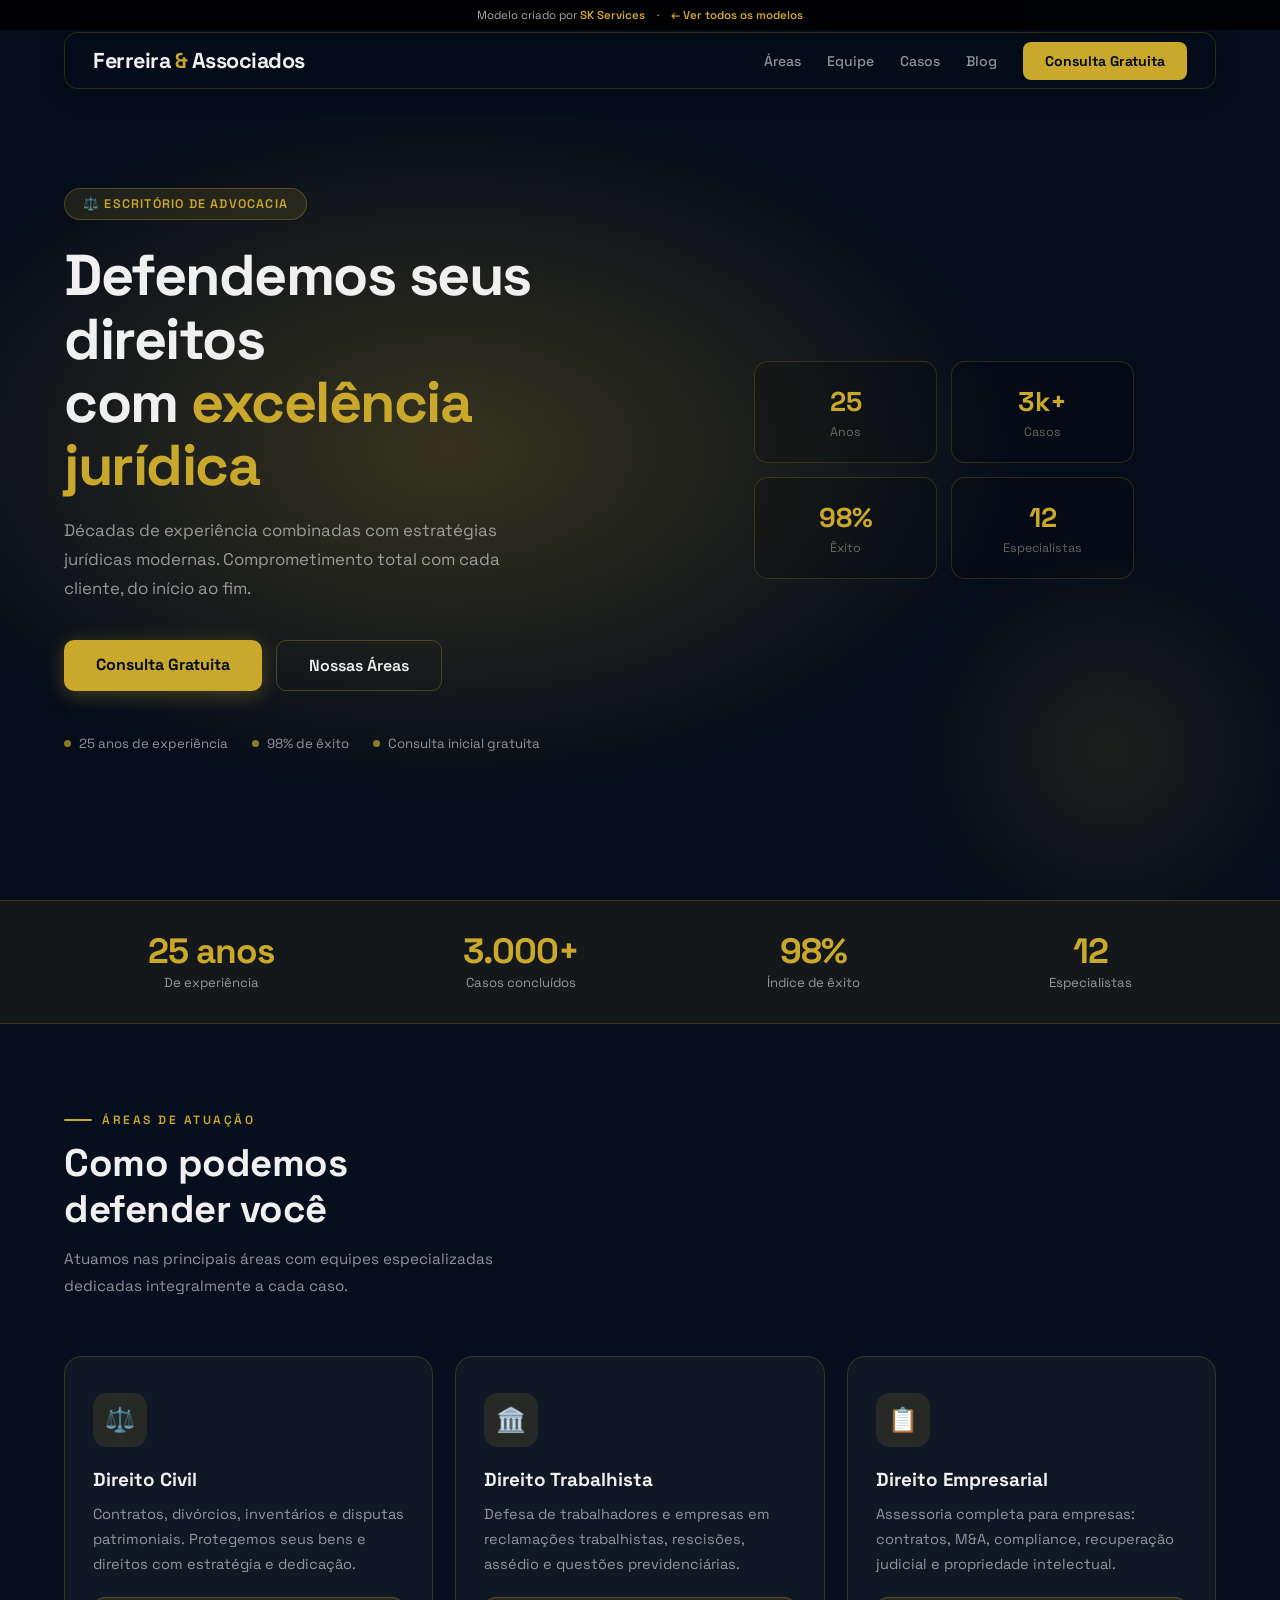
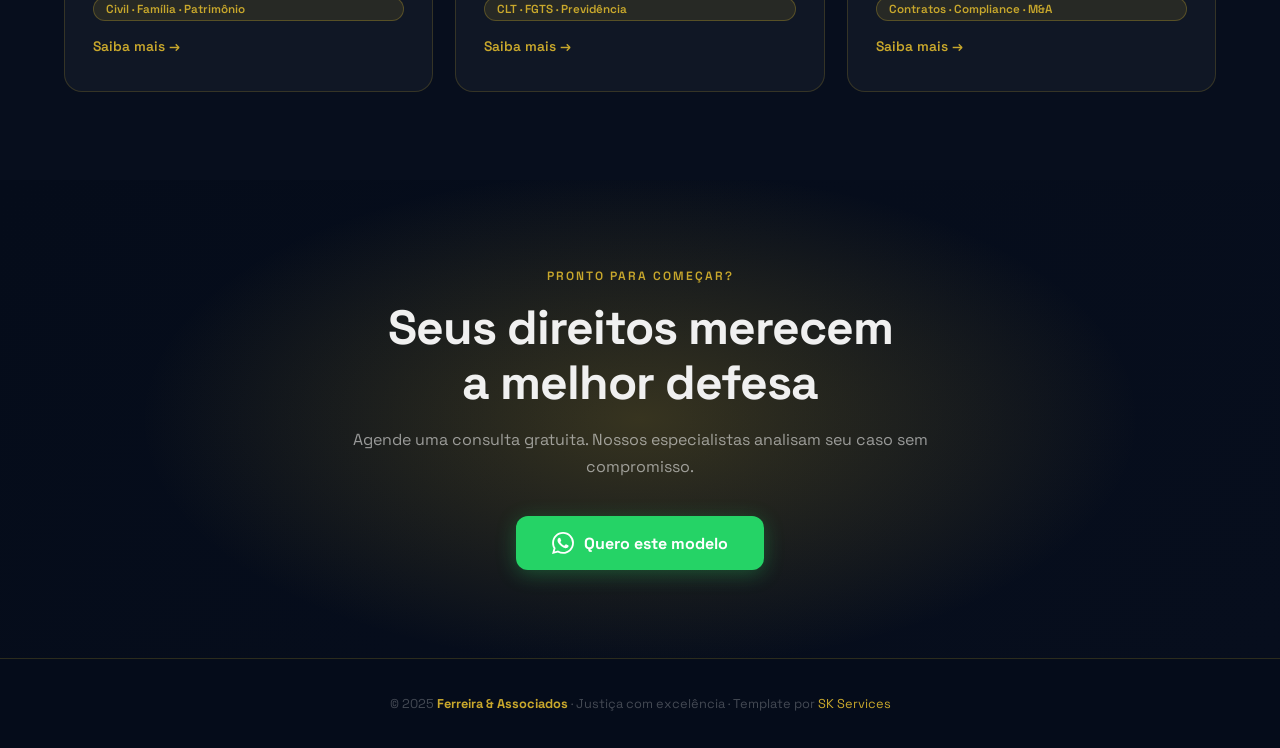
<file: templates/advocacia.html>
<!DOCTYPE html>
<html lang="pt-BR">
<head>
  <meta charset="UTF-8">
  <meta name="viewport" content="width=device-width, initial-scale=1.0">
  <title>Ferreira & Associados – Defendemos seus direitos<br>com <em>excelência jurídica</em></title>
  <link rel="preconnect" href="https://fonts.googleapis.com">
  <link href="https://fonts.googleapis.com/css2?family=Space+Grotesk:wght@300;400;500;600;700&display=swap" rel="stylesheet">
  <style>
    *{box-sizing:border-box;margin:0;padding:0}
    body{font-family:'Space Grotesk',sans-serif;background:#050c1a;color:#f0f0f0;overflow-x:hidden}

    /* SK badge */
    .sk-badge{position:fixed;top:0;left:0;right:0;background:rgba(0,0,0,0.92);color:#aaa;text-align:center;padding:8px 16px;font-size:0.72rem;z-index:9999;display:flex;align-items:center;justify-content:center;gap:12px}
    .sk-badge a{color:#c9a82c;text-decoration:none;font-weight:600;transition:opacity .2s}
    .sk-badge a:hover{opacity:.75}

    /* Nav */
    nav{position:fixed;top:32px;left:0;right:0;z-index:1000;padding:0 5%}
    .nav-inner{display:flex;align-items:center;justify-content:space-between;max-width:1200px;margin:0 auto;padding:14px 28px;background:rgba(5,12,26,0.88);backdrop-filter:blur(16px);-webkit-backdrop-filter:blur(16px);border-radius:14px;border:1px solid rgba(201,168,44,0.2);box-shadow:0 4px 24px rgba(0,0,0,0.15)}
    .logo{font-size:1.35rem;font-weight:700;letter-spacing:-0.5px;color:#f0f0f0}
    .logo em{font-style:normal;color:#c9a82c}
    .nav-links{display:flex;gap:26px;list-style:none}
    .nav-links a{color:rgba(255,255,255,0.55);text-decoration:none;font-size:0.88rem;font-weight:500;transition:color .2s}
    .nav-links a:hover{color:#c9a82c}
    .nav-cta{background:#c9a82c;color:#050c1a!important;padding:10px 22px;border-radius:8px;font-weight:700!important;transition:filter .2s!important}
    .nav-cta:hover{filter:brightness(1.12)!important}

    /* Animations */
    @keyframes pulse{0%{opacity:.55;transform:scale(1)}100%{opacity:1;transform:scale(1.12)}}
    @keyframes float{0%,100%{transform:translateY(0) rotate(0deg)}50%{transform:translateY(-14px) rotate(2deg)}}
    @keyframes floatslow{0%,100%{transform:translateY(0)}50%{transform:translateY(-8px)}}
    @keyframes fadein{from{opacity:0;transform:translateY(24px)}to{opacity:1;transform:translateY(0)}}
    @keyframes shimmer{0%{background-position:200% center}100%{background-position:-200% center}}

    /* Hero */
    .hero{min-height:100vh;display:flex;align-items:center;padding:120px 5% 80px;position:relative;overflow:hidden;background:#050c1a}
    .hero::before{content:'';position:absolute;inset:0;background:radial-gradient(ellipse 70% 60% at 35% 50%,rgba(201,168,44,0.25) 0%,transparent 65%);animation:pulse 7s ease-in-out infinite alternate;pointer-events:none}
    .hero::after{content:'';position:absolute;bottom:-100px;right:-80px;width:500px;height:500px;border-radius:50%;background:radial-gradient(circle,rgba(201,168,44,0.12) 0%,transparent 60%);pointer-events:none}
    .hero-inner{position:relative;z-index:1;max-width:1200px;margin:0 auto;width:100%;display:grid;grid-template-columns:1fr 1fr;gap:64px;align-items:center}
    .hero-left{animation:fadein .8s ease both}
    .hero-tag{display:inline-flex;align-items:center;gap:8px;background:rgba(201,168,44,0.12);border:1px solid rgba(201,168,44,0.30);color:#c9a82c;padding:7px 18px;border-radius:24px;font-size:0.78rem;font-weight:600;letter-spacing:1.2px;text-transform:uppercase;margin-bottom:24px}
    .hero h1{font-size:clamp(2.4rem,4.5vw,3.8rem);font-weight:700;line-height:1.1;letter-spacing:-1.5px;margin-bottom:18px}
    .hero h1 em{font-style:normal;color:#c9a82c}
    .hero-sub{font-size:1.05rem;color:rgba(255,255,255,0.55);line-height:1.75;margin-bottom:36px;max-width:480px}
    .hero-btns{display:flex;gap:14px;flex-wrap:wrap;margin-bottom:44px}
    .btn-primary{background:#c9a82c;color:#050c1a;padding:14px 32px;border-radius:10px;font-weight:700;font-size:1rem;text-decoration:none;transition:all .25s;box-shadow:0 4px 20px rgba(201,168,44,0.30)}
    .btn-primary:hover{filter:brightness(1.1);transform:translateY(-2px);box-shadow:0 8px 32px rgba(201,168,44,0.25)}
    .btn-ghost{background:transparent;color:#f0f0f0;padding:14px 32px;border-radius:10px;font-weight:600;font-size:1rem;text-decoration:none;border:1.5px solid rgba(201,168,44,0.30);transition:all .25s}
    .btn-ghost:hover{border-color:#c9a82c;color:#c9a82c;transform:translateY(-2px)}
    .hero-perks{display:flex;gap:24px;flex-wrap:wrap}
    .perk{display:flex;align-items:center;gap:8px;font-size:0.83rem;color:rgba(255,255,255,0.55)}
    .perk-dot{width:7px;height:7px;border-radius:50%;background:#c9a82c;opacity:.7}
    .hero-right{animation:fadein .8s .2s ease both;display:flex;align-items:center;justify-content:center}

    /* Stats strip */
    .stats-strip{background:rgba(201,168,44,0.08);border-top:1px solid rgba(201,168,44,0.2);border-bottom:1px solid rgba(201,168,44,0.2);padding:32px 5%}
    .stats-inner{max-width:1200px;margin:0 auto;display:flex;justify-content:space-around;gap:20px;flex-wrap:wrap}
    .stat{text-align:center;padding:0 20px}
    .stat-num{font-size:2.2rem;font-weight:700;color:#c9a82c;letter-spacing:-1px;line-height:1}
    .stat-lbl{font-size:0.82rem;color:rgba(255,255,255,0.55);margin-top:6px;font-weight:400}

    /* Services */
    .services{padding:88px 5%;background:#070e1d}
    .services-inner{max-width:1200px;margin:0 auto}
    .section-kicker{font-size:0.75rem;font-weight:600;letter-spacing:2.5px;text-transform:uppercase;color:#c9a82c;margin-bottom:12px;display:flex;align-items:center;gap:10px}
    .section-kicker::before{content:'';width:28px;height:2px;background:#c9a82c;border-radius:2px}
    .section-title{font-size:clamp(1.8rem,3vw,2.6rem);font-weight:700;letter-spacing:-0.5px;margin-bottom:14px;line-height:1.2}
    .section-sub{color:rgba(255,255,255,0.55);font-size:0.95rem;max-width:500px;line-height:1.75;margin-bottom:56px}
    .cards{display:grid;grid-template-columns:repeat(auto-fit,minmax(300px,1fr));gap:22px}
    .card{background:rgba(255,255,255,0.04);border:1px solid rgba(201,168,44,0.2);border-radius:18px;padding:36px 28px;transition:all .3s;position:relative;overflow:hidden;display:flex;flex-direction:column}
    .card::before{content:'';position:absolute;inset:0;background:radial-gradient(circle at 100% 0%,rgba(201,168,44,0.12),transparent 60%);opacity:0;transition:opacity .3s}
    .card:hover{background:rgba(255,255,255,0.07);border-color:rgba(201,168,44,0.30);transform:translateY(-5px);box-shadow:0 16px 48px rgba(201,168,44,.12)}
    .card:hover::before{opacity:1}
    .card-icon{width:54px;height:54px;border-radius:14px;background:rgba(201,168,44,0.12);display:flex;align-items:center;justify-content:center;font-size:1.5rem;margin-bottom:20px;flex-shrink:0}
    .card h3{font-size:1.18rem;font-weight:700;margin-bottom:10px}
    .card p{color:rgba(255,255,255,0.55);font-size:0.91rem;line-height:1.72;flex:1;margin-bottom:20px}
    .card-badge{display:inline-block;background:rgba(201,168,44,0.12);color:#c9a82c;border:1px solid rgba(201,168,44,0.30);font-size:0.73rem;font-weight:600;padding:4px 12px;border-radius:20px;margin-bottom:16px}
    .card-link{color:#c9a82c;font-size:0.86rem;font-weight:600;text-decoration:none;display:inline-flex;align-items:center;gap:6px;transition:gap .2s;margin-top:auto}
    .card-link:hover{gap:10px}

    /* CTA section */
    .cta-sec{padding:88px 5%;background:linear-gradient(135deg,#050c1a 0%,#070e1d 100%);position:relative;overflow:hidden;text-align:center}
    .cta-sec::before{content:'';position:absolute;inset:0;background:radial-gradient(ellipse 60% 80% at 50% 50%,rgba(201,168,44,0.25) 0%,transparent 65%);pointer-events:none}
    .cta-inner{position:relative;z-index:1;max-width:680px;margin:0 auto}
    .cta-kicker{font-size:0.75rem;font-weight:600;letter-spacing:2px;text-transform:uppercase;color:#c9a82c;margin-bottom:16px}
    .cta-h{font-size:clamp(2rem,4vw,3rem);font-weight:700;letter-spacing:-1px;margin-bottom:16px;line-height:1.15}
    .cta-sub{font-size:1rem;color:rgba(255,255,255,0.55);line-height:1.7;margin-bottom:36px}
    .btn-wa{display:inline-flex;align-items:center;gap:10px;background:#25d366;color:#fff;padding:16px 36px;border-radius:12px;font-weight:700;font-size:1rem;text-decoration:none;transition:all .25s;box-shadow:0 4px 20px rgba(37,211,102,.3)}
    .btn-wa:hover{background:#1db954;transform:translateY(-2px);box-shadow:0 8px 32px rgba(37,211,102,.4)}
    .btn-wa svg{width:22px;height:22px;fill:currentColor}

    /* Footer */
    footer{text-align:center;padding:36px 24px;border-top:1px solid rgba(201,168,44,0.2);color:rgba(255,255,255,0.25);font-size:0.8rem}
    footer strong{color:#c9a82c}
    footer a{color:#c9a82c;text-decoration:none}

    /* Mobile */
    @media (max-width:720px){
      .sk-badge{font-size:.65rem;padding:6px 10px}
      nav{top:28px;padding:0 3%}
      .nav-inner{padding:10px 16px;border-radius:10px}
      .nav-links{display:none}
      .hero{padding:96px 5% 56px;min-height:auto}
      .hero-inner{grid-template-columns:1fr;gap:32px}
      .hero-right{display:none}
      .hero h1{font-size:clamp(2rem,8vw,2.6rem)}
      .hero-sub{font-size:.93rem}
      .hero-btns{flex-direction:column}
      .hero-btns a{text-align:center;justify-content:center}
      .stats-inner{gap:8px}
      .stat{padding:0 10px}
      .stat-num{font-size:1.6rem}
      .cards{grid-template-columns:1fr}
      .services{padding:56px 5%}
      .cta-sec{padding:56px 5%}
      .hero-perks{gap:12px}
    }
  </style>
</head>
<body>

<div class="sk-badge">
  <span>Modelo criado por <a href="../index.html">SK Services</a></span>
  <span>·</span>
  <a href="../index.html#templates">← Ver todos os modelos</a>
</div>

<nav>
  <div class="nav-inner">
    <div class="logo">Ferreira <em>&</em> Associados</div>
    <ul class="nav-links">
      <li><a href="#">Áreas</a></li><li><a href="#">Equipe</a></li><li><a href="#">Casos</a></li><li><a href="#">Blog</a></li>
      <li><a href="#" class="nav-cta">Consulta Gratuita</a></li>
    </ul>
  </div>
</nav>

<section class="hero">
  <div class="hero-inner">
    <div class="hero-left">
      <div class="hero-tag">⚖️ Escritório de Advocacia</div>
      <h1>Defendemos seus direitos<br>com <em>excelência jurídica</em></h1>
      <p class="hero-sub">Décadas de experiência combinadas com estratégias jurídicas modernas. Comprometimento total com cada cliente, do início ao fim.</p>
      <div class="hero-btns">
        <a href="#" class="btn-primary">Consulta Gratuita</a>
        <a href="#" class="btn-ghost">Nossas Áreas</a>
      </div>
      <div class="hero-perks">
        <span class="perk"><span class="perk-dot"></span>25 anos de experiência</span><span class="perk"><span class="perk-dot"></span>98% de êxito</span><span class="perk"><span class="perk-dot"></span>Consulta inicial gratuita</span>
      </div>
    </div>
    <div class="hero-right">
      <div style="display:grid;grid-template-columns:1fr 1fr;gap:14px;width:100%;max-width:380px;animation:floatslow 6s ease-in-out infinite"><div style="background:rgba(0,0,0,.15);border:1px solid rgba(201,168,44,0.2);border-radius:14px;padding:22px;text-align:center"><div style="font-size:1.7rem;font-weight:700;color:#c9a82c">25</div><div style="font-size:.78rem;color:rgba(240,230,200,0.4);margin-top:5px">Anos</div></div><div style="background:rgba(0,0,0,.15);border:1px solid rgba(201,168,44,0.2);border-radius:14px;padding:22px;text-align:center"><div style="font-size:1.7rem;font-weight:700;color:#c9a82c">3k+</div><div style="font-size:.78rem;color:rgba(240,230,200,0.4);margin-top:5px">Casos</div></div><div style="background:rgba(0,0,0,.15);border:1px solid rgba(201,168,44,0.2);border-radius:14px;padding:22px;text-align:center"><div style="font-size:1.7rem;font-weight:700;color:#c9a82c">98%</div><div style="font-size:.78rem;color:rgba(240,230,200,0.4);margin-top:5px">Êxito</div></div><div style="background:rgba(0,0,0,.15);border:1px solid rgba(201,168,44,0.2);border-radius:14px;padding:22px;text-align:center"><div style="font-size:1.7rem;font-weight:700;color:#c9a82c">12</div><div style="font-size:.78rem;color:rgba(240,230,200,0.4);margin-top:5px">Especialistas</div></div></div>
    </div>
  </div>
</section>

<div class="stats-strip">
  <div class="stats-inner">
    <div class="stat"><div class="stat-num">25 anos</div><div class="stat-lbl">De experiência</div></div><div class="stat"><div class="stat-num">3.000+</div><div class="stat-lbl">Casos concluídos</div></div><div class="stat"><div class="stat-num">98%</div><div class="stat-lbl">Índice de êxito</div></div><div class="stat"><div class="stat-num">12</div><div class="stat-lbl">Especialistas</div></div>
  </div>
</div>

<section class="services">
  <div class="services-inner">
    <p class="section-kicker">Áreas de Atuação</p>
    <h2 class="section-title">Como podemos<br>defender você</h2>
    <p class="section-sub">Atuamos nas principais áreas com equipes especializadas dedicadas integralmente a cada caso.</p>
    <div class="cards">
      
      <div class="card">
        <div class="card-icon">⚖️</div>
        <h3>Direito Civil</h3>
        <p>Contratos, divórcios, inventários e disputas patrimoniais. Protegemos seus bens e direitos com estratégia e dedicação.</p>
        <span class="card-badge">Civil · Família · Patrimônio</span>
        <a href="#" class="card-link">Saiba mais →</a>
      </div>
      <div class="card">
        <div class="card-icon">🏛️</div>
        <h3>Direito Trabalhista</h3>
        <p>Defesa de trabalhadores e empresas em reclamações trabalhistas, rescisões, assédio e questões previdenciárias.</p>
        <span class="card-badge">CLT · FGTS · Previdência</span>
        <a href="#" class="card-link">Saiba mais →</a>
      </div>
      <div class="card">
        <div class="card-icon">📋</div>
        <h3>Direito Empresarial</h3>
        <p>Assessoria completa para empresas: contratos, M&A, compliance, recuperação judicial e propriedade intelectual.</p>
        <span class="card-badge">Contratos · Compliance · M&A</span>
        <a href="#" class="card-link">Saiba mais →</a>
      </div>
    </div>
  </div>
</section>

<section class="cta-sec">
  <div class="cta-inner">
    <p class="cta-kicker">Pronto para começar?</p>
    <h2 class="cta-h">Seus direitos merecem<br>a melhor defesa</h2>
    <p class="cta-sub">Agende uma consulta gratuita. Nossos especialistas analisam seu caso sem compromisso.</p>
    <a href="https://wa.me/5531992914959?text=Olá!%20Vi%20o%20modelo%20Ferreira%20%26%20Associados%20e%20quero%20um%20orçamento." class="btn-wa" target="_blank">
      <svg viewBox="0 0 24 24"><path d="M17.472 14.382c-.297-.149-1.758-.867-2.03-.967-.273-.099-.471-.148-.67.15-.197.297-.767.966-.94 1.164-.173.199-.347.223-.644.075-.297-.15-1.255-.463-2.39-1.475-.883-.788-1.48-1.761-1.653-2.059-.173-.297-.018-.458.13-.606.134-.133.298-.347.446-.52.149-.174.198-.298.298-.497.099-.198.05-.371-.025-.52-.075-.149-.669-1.612-.916-2.207-.242-.579-.487-.5-.669-.51-.173-.008-.371-.01-.57-.01-.198 0-.52.074-.792.372-.272.297-1.04 1.016-1.04 2.479 0 1.462 1.065 2.875 1.213 3.074.149.198 2.096 3.2 5.077 4.487.709.306 1.262.489 1.694.625.712.227 1.36.195 1.871.118.571-.085 1.758-.719 2.006-1.413.248-.694.248-1.289.173-1.413-.074-.124-.272-.198-.57-.347m-5.421 7.403h-.004a9.87 9.87 0 01-5.031-1.378l-.361-.214-3.741.982.998-3.648-.235-.374a9.86 9.86 0 01-1.51-5.26c.001-5.45 4.436-9.884 9.888-9.884 2.64 0 5.122 1.03 6.988 2.898a9.825 9.825 0 012.893 6.994c-.003 5.45-4.437 9.884-9.885 9.884m8.413-18.297A11.815 11.815 0 0012.05 0C5.495 0 .16 5.335.157 11.892c0 2.096.547 4.142 1.588 5.945L.057 24l6.305-1.654a11.882 11.882 0 005.683 1.448h.005c6.554 0 11.89-5.335 11.893-11.893a11.821 11.821 0 00-3.48-8.413z"/></svg>
      Quero este modelo
    </a>
  </div>
</section>

<footer>
  <p>© 2025 <strong>Ferreira & Associados</strong> · Justiça com excelência · Template por <a href="../index.html">SK Services</a></p>
</footer>

</body>
</html>
</file>
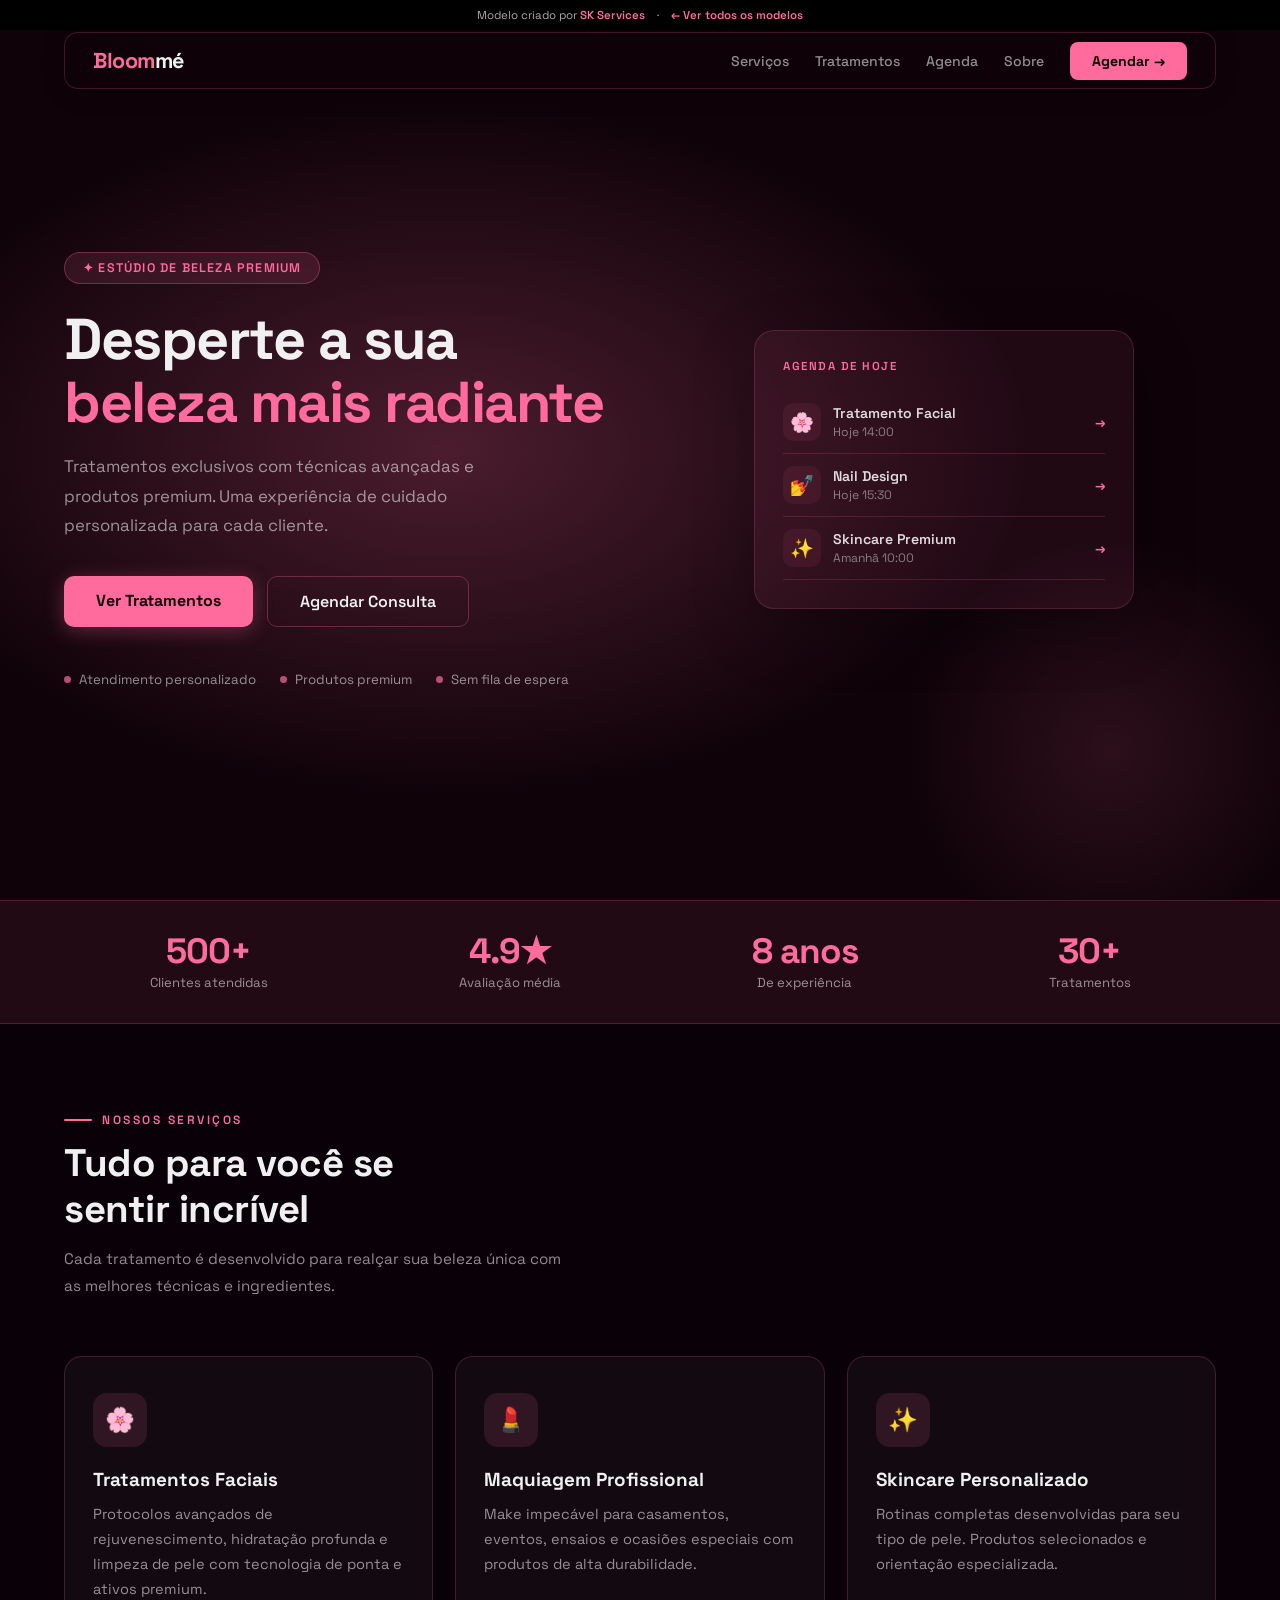
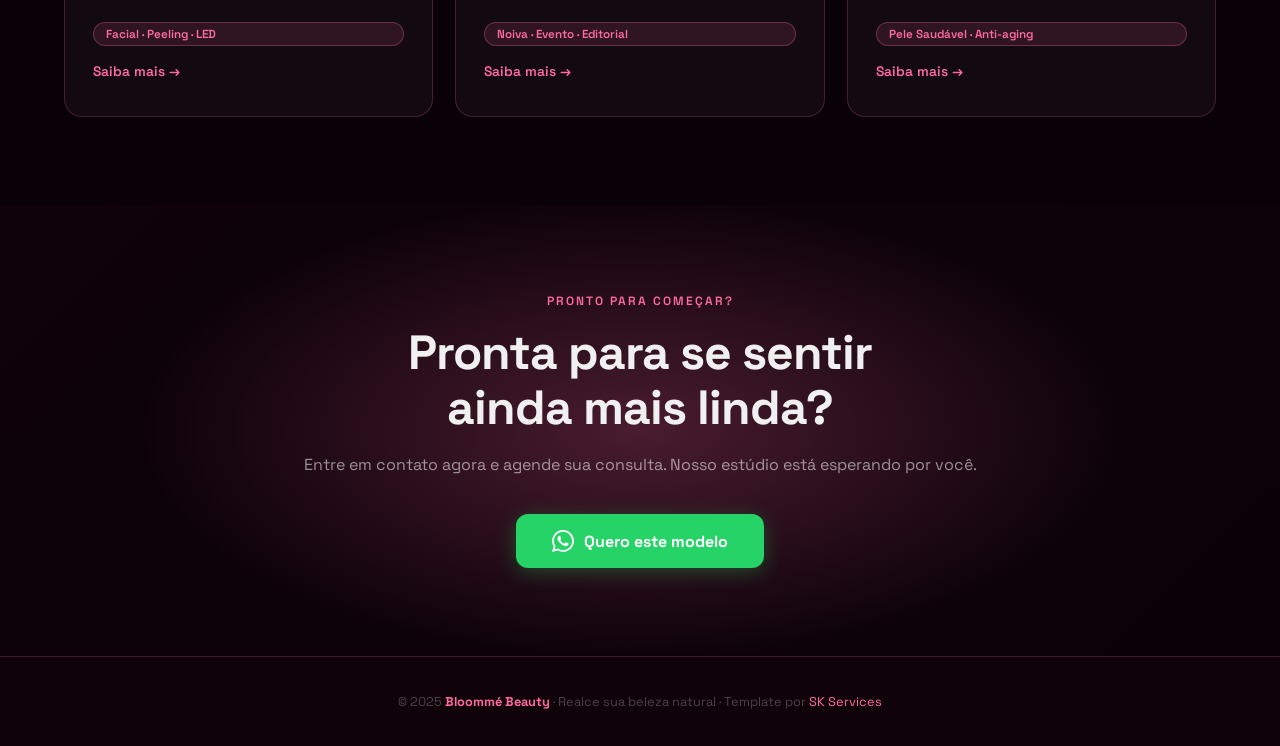
<file: templates/beleza.html>
<!DOCTYPE html>
<html lang="pt-BR">
<head>
  <meta charset="UTF-8">
  <meta name="viewport" content="width=device-width, initial-scale=1.0">
  <title>Bloommé Beauty – Desperte a sua<br><em>beleza mais radiante</em></title>
  <link rel="preconnect" href="https://fonts.googleapis.com">
  <link href="https://fonts.googleapis.com/css2?family=Space+Grotesk:wght@300;400;500;600;700&display=swap" rel="stylesheet">
  <style>
    *{box-sizing:border-box;margin:0;padding:0}
    body{font-family:'Space Grotesk',sans-serif;background:#0f0209;color:#f0f0f0;overflow-x:hidden}

    /* SK badge */
    .sk-badge{position:fixed;top:0;left:0;right:0;background:rgba(0,0,0,0.92);color:#aaa;text-align:center;padding:8px 16px;font-size:0.72rem;z-index:9999;display:flex;align-items:center;justify-content:center;gap:12px}
    .sk-badge a{color:#ff6b9d;text-decoration:none;font-weight:600;transition:opacity .2s}
    .sk-badge a:hover{opacity:.75}

    /* Nav */
    nav{position:fixed;top:32px;left:0;right:0;z-index:1000;padding:0 5%}
    .nav-inner{display:flex;align-items:center;justify-content:space-between;max-width:1200px;margin:0 auto;padding:14px 28px;background:rgba(15,2,9,0.88);backdrop-filter:blur(16px);-webkit-backdrop-filter:blur(16px);border-radius:14px;border:1px solid rgba(255,107,157,0.2);box-shadow:0 4px 24px rgba(0,0,0,0.15)}
    .logo{font-size:1.35rem;font-weight:700;letter-spacing:-0.5px;color:#f0f0f0}
    .logo em{font-style:normal;color:#ff6b9d}
    .nav-links{display:flex;gap:26px;list-style:none}
    .nav-links a{color:rgba(255,255,255,0.55);text-decoration:none;font-size:0.88rem;font-weight:500;transition:color .2s}
    .nav-links a:hover{color:#ff6b9d}
    .nav-cta{background:#ff6b9d;color:#0f0209!important;padding:10px 22px;border-radius:8px;font-weight:700!important;transition:filter .2s!important}
    .nav-cta:hover{filter:brightness(1.12)!important}

    /* Animations */
    @keyframes pulse{0%{opacity:.55;transform:scale(1)}100%{opacity:1;transform:scale(1.12)}}
    @keyframes float{0%,100%{transform:translateY(0) rotate(0deg)}50%{transform:translateY(-14px) rotate(2deg)}}
    @keyframes floatslow{0%,100%{transform:translateY(0)}50%{transform:translateY(-8px)}}
    @keyframes fadein{from{opacity:0;transform:translateY(24px)}to{opacity:1;transform:translateY(0)}}
    @keyframes shimmer{0%{background-position:200% center}100%{background-position:-200% center}}

    /* Hero */
    .hero{min-height:100vh;display:flex;align-items:center;padding:120px 5% 80px;position:relative;overflow:hidden;background:#0f0209}
    .hero::before{content:'';position:absolute;inset:0;background:radial-gradient(ellipse 70% 60% at 35% 50%,rgba(255,107,157,0.25) 0%,transparent 65%);animation:pulse 7s ease-in-out infinite alternate;pointer-events:none}
    .hero::after{content:'';position:absolute;bottom:-100px;right:-80px;width:500px;height:500px;border-radius:50%;background:radial-gradient(circle,rgba(255,107,157,0.12) 0%,transparent 60%);pointer-events:none}
    .hero-inner{position:relative;z-index:1;max-width:1200px;margin:0 auto;width:100%;display:grid;grid-template-columns:1fr 1fr;gap:64px;align-items:center}
    .hero-left{animation:fadein .8s ease both}
    .hero-tag{display:inline-flex;align-items:center;gap:8px;background:rgba(255,107,157,0.12);border:1px solid rgba(255,107,157,0.30);color:#ff6b9d;padding:7px 18px;border-radius:24px;font-size:0.78rem;font-weight:600;letter-spacing:1.2px;text-transform:uppercase;margin-bottom:24px}
    .hero h1{font-size:clamp(2.4rem,4.5vw,3.8rem);font-weight:700;line-height:1.1;letter-spacing:-1.5px;margin-bottom:18px}
    .hero h1 em{font-style:normal;color:#ff6b9d}
    .hero-sub{font-size:1.05rem;color:rgba(255,255,255,0.55);line-height:1.75;margin-bottom:36px;max-width:480px}
    .hero-btns{display:flex;gap:14px;flex-wrap:wrap;margin-bottom:44px}
    .btn-primary{background:#ff6b9d;color:#0f0209;padding:14px 32px;border-radius:10px;font-weight:700;font-size:1rem;text-decoration:none;transition:all .25s;box-shadow:0 4px 20px rgba(255,107,157,0.30)}
    .btn-primary:hover{filter:brightness(1.1);transform:translateY(-2px);box-shadow:0 8px 32px rgba(255,107,157,0.25)}
    .btn-ghost{background:transparent;color:#f0f0f0;padding:14px 32px;border-radius:10px;font-weight:600;font-size:1rem;text-decoration:none;border:1.5px solid rgba(255,107,157,0.30);transition:all .25s}
    .btn-ghost:hover{border-color:#ff6b9d;color:#ff6b9d;transform:translateY(-2px)}
    .hero-perks{display:flex;gap:24px;flex-wrap:wrap}
    .perk{display:flex;align-items:center;gap:8px;font-size:0.83rem;color:rgba(255,255,255,0.55)}
    .perk-dot{width:7px;height:7px;border-radius:50%;background:#ff6b9d;opacity:.7}
    .hero-right{animation:fadein .8s .2s ease both;display:flex;align-items:center;justify-content:center}

    /* Stats strip */
    .stats-strip{background:rgba(255,107,157,0.08);border-top:1px solid rgba(255,107,157,0.2);border-bottom:1px solid rgba(255,107,157,0.2);padding:32px 5%}
    .stats-inner{max-width:1200px;margin:0 auto;display:flex;justify-content:space-around;gap:20px;flex-wrap:wrap}
    .stat{text-align:center;padding:0 20px}
    .stat-num{font-size:2.2rem;font-weight:700;color:#ff6b9d;letter-spacing:-1px;line-height:1}
    .stat-lbl{font-size:0.82rem;color:rgba(255,255,255,0.55);margin-top:6px;font-weight:400}

    /* Services */
    .services{padding:88px 5%;background:#0a0108}
    .services-inner{max-width:1200px;margin:0 auto}
    .section-kicker{font-size:0.75rem;font-weight:600;letter-spacing:2.5px;text-transform:uppercase;color:#ff6b9d;margin-bottom:12px;display:flex;align-items:center;gap:10px}
    .section-kicker::before{content:'';width:28px;height:2px;background:#ff6b9d;border-radius:2px}
    .section-title{font-size:clamp(1.8rem,3vw,2.6rem);font-weight:700;letter-spacing:-0.5px;margin-bottom:14px;line-height:1.2}
    .section-sub{color:rgba(255,255,255,0.55);font-size:0.95rem;max-width:500px;line-height:1.75;margin-bottom:56px}
    .cards{display:grid;grid-template-columns:repeat(auto-fit,minmax(300px,1fr));gap:22px}
    .card{background:rgba(255,255,255,0.04);border:1px solid rgba(255,107,157,0.2);border-radius:18px;padding:36px 28px;transition:all .3s;position:relative;overflow:hidden;display:flex;flex-direction:column}
    .card::before{content:'';position:absolute;inset:0;background:radial-gradient(circle at 100% 0%,rgba(255,107,157,0.12),transparent 60%);opacity:0;transition:opacity .3s}
    .card:hover{background:rgba(255,255,255,0.07);border-color:rgba(255,107,157,0.30);transform:translateY(-5px);box-shadow:0 16px 48px rgba(255,107,157,.12)}
    .card:hover::before{opacity:1}
    .card-icon{width:54px;height:54px;border-radius:14px;background:rgba(255,107,157,0.12);display:flex;align-items:center;justify-content:center;font-size:1.5rem;margin-bottom:20px;flex-shrink:0}
    .card h3{font-size:1.18rem;font-weight:700;margin-bottom:10px}
    .card p{color:rgba(255,255,255,0.55);font-size:0.91rem;line-height:1.72;flex:1;margin-bottom:20px}
    .card-badge{display:inline-block;background:rgba(255,107,157,0.12);color:#ff6b9d;border:1px solid rgba(255,107,157,0.30);font-size:0.73rem;font-weight:600;padding:4px 12px;border-radius:20px;margin-bottom:16px}
    .card-link{color:#ff6b9d;font-size:0.86rem;font-weight:600;text-decoration:none;display:inline-flex;align-items:center;gap:6px;transition:gap .2s;margin-top:auto}
    .card-link:hover{gap:10px}

    /* CTA section */
    .cta-sec{padding:88px 5%;background:linear-gradient(135deg,#0f0209 0%,#0a0108 100%);position:relative;overflow:hidden;text-align:center}
    .cta-sec::before{content:'';position:absolute;inset:0;background:radial-gradient(ellipse 60% 80% at 50% 50%,rgba(255,107,157,0.25) 0%,transparent 65%);pointer-events:none}
    .cta-inner{position:relative;z-index:1;max-width:680px;margin:0 auto}
    .cta-kicker{font-size:0.75rem;font-weight:600;letter-spacing:2px;text-transform:uppercase;color:#ff6b9d;margin-bottom:16px}
    .cta-h{font-size:clamp(2rem,4vw,3rem);font-weight:700;letter-spacing:-1px;margin-bottom:16px;line-height:1.15}
    .cta-sub{font-size:1rem;color:rgba(255,255,255,0.55);line-height:1.7;margin-bottom:36px}
    .btn-wa{display:inline-flex;align-items:center;gap:10px;background:#25d366;color:#fff;padding:16px 36px;border-radius:12px;font-weight:700;font-size:1rem;text-decoration:none;transition:all .25s;box-shadow:0 4px 20px rgba(37,211,102,.3)}
    .btn-wa:hover{background:#1db954;transform:translateY(-2px);box-shadow:0 8px 32px rgba(37,211,102,.4)}
    .btn-wa svg{width:22px;height:22px;fill:currentColor}

    /* Footer */
    footer{text-align:center;padding:36px 24px;border-top:1px solid rgba(255,107,157,0.2);color:rgba(255,255,255,0.25);font-size:0.8rem}
    footer strong{color:#ff6b9d}
    footer a{color:#ff6b9d;text-decoration:none}

    /* Mobile */
    @media (max-width:720px){
      .sk-badge{font-size:.65rem;padding:6px 10px}
      nav{top:28px;padding:0 3%}
      .nav-inner{padding:10px 16px;border-radius:10px}
      .nav-links{display:none}
      .hero{padding:96px 5% 56px;min-height:auto}
      .hero-inner{grid-template-columns:1fr;gap:32px}
      .hero-right{display:none}
      .hero h1{font-size:clamp(2rem,8vw,2.6rem)}
      .hero-sub{font-size:.93rem}
      .hero-btns{flex-direction:column}
      .hero-btns a{text-align:center;justify-content:center}
      .stats-inner{gap:8px}
      .stat{padding:0 10px}
      .stat-num{font-size:1.6rem}
      .cards{grid-template-columns:1fr}
      .services{padding:56px 5%}
      .cta-sec{padding:56px 5%}
      .hero-perks{gap:12px}
    }
  </style>
</head>
<body>

<div class="sk-badge">
  <span>Modelo criado por <a href="../index.html">SK Services</a></span>
  <span>·</span>
  <a href="../index.html#templates">← Ver todos os modelos</a>
</div>

<nav>
  <div class="nav-inner">
    <div class="logo"><em>Bloom</em>mé</div>
    <ul class="nav-links">
      <li><a href="#">Serviços</a></li><li><a href="#">Tratamentos</a></li><li><a href="#">Agenda</a></li><li><a href="#">Sobre</a></li>
      <li><a href="#" class="nav-cta">Agendar →</a></li>
    </ul>
  </div>
</nav>

<section class="hero">
  <div class="hero-inner">
    <div class="hero-left">
      <div class="hero-tag">✦ Estúdio de Beleza Premium</div>
      <h1>Desperte a sua<br><em>beleza mais radiante</em></h1>
      <p class="hero-sub">Tratamentos exclusivos com técnicas avançadas e produtos premium. Uma experiência de cuidado personalizada para cada cliente.</p>
      <div class="hero-btns">
        <a href="#" class="btn-primary">Ver Tratamentos</a>
        <a href="#" class="btn-ghost">Agendar Consulta</a>
      </div>
      <div class="hero-perks">
        <span class="perk"><span class="perk-dot"></span>Atendimento personalizado</span><span class="perk"><span class="perk-dot"></span>Produtos premium</span><span class="perk"><span class="perk-dot"></span>Sem fila de espera</span>
      </div>
    </div>
    <div class="hero-right">
      <div style="background:rgba(255,107,157,0.08);border:1px solid rgba(255,107,157,0.18);border-radius:20px;padding:28px;width:100%;max-width:380px;animation:floatslow 5s ease-in-out infinite;box-shadow:0 20px 60px rgba(0,0,0,.25)">
  <div style="font-size:.72rem;font-weight:600;letter-spacing:1.5px;text-transform:uppercase;color:#ff6b9d;margin-bottom:18px">Agenda de hoje</div>
  <div style="display:flex;align-items:center;gap:12px;padding:12px 0;border-bottom:1px solid rgba(255,107,157,0.18);"><div style="width:38px;height:38px;border-radius:10px;background:rgba(255,107,157,0.08);display:flex;align-items:center;justify-content:center;font-size:1.2rem;flex-shrink:0">🌸</div><div><div style="font-size:.88rem;font-weight:600;color:rgba(255,255,255,0.85);margin-bottom:2px">Tratamento Facial</div><div style="font-size:.76rem;color:rgba(255,255,255,0.45)">Hoje 14:00</div></div><div style="margin-left:auto;font-size:.82rem;font-weight:700;color:#ff6b9d">→</div></div><div style="display:flex;align-items:center;gap:12px;padding:12px 0;border-bottom:1px solid rgba(255,107,157,0.18);"><div style="width:38px;height:38px;border-radius:10px;background:rgba(255,107,157,0.08);display:flex;align-items:center;justify-content:center;font-size:1.2rem;flex-shrink:0">💅</div><div><div style="font-size:.88rem;font-weight:600;color:rgba(255,255,255,0.85);margin-bottom:2px">Nail Design</div><div style="font-size:.76rem;color:rgba(255,255,255,0.45)">Hoje 15:30</div></div><div style="margin-left:auto;font-size:.82rem;font-weight:700;color:#ff6b9d">→</div></div><div style="display:flex;align-items:center;gap:12px;padding:12px 0;border-bottom:1px solid rgba(255,107,157,0.18);"><div style="width:38px;height:38px;border-radius:10px;background:rgba(255,107,157,0.08);display:flex;align-items:center;justify-content:center;font-size:1.2rem;flex-shrink:0">✨</div><div><div style="font-size:.88rem;font-weight:600;color:rgba(255,255,255,0.85);margin-bottom:2px">Skincare Premium</div><div style="font-size:.76rem;color:rgba(255,255,255,0.45)">Amanhã 10:00</div></div><div style="margin-left:auto;font-size:.82rem;font-weight:700;color:#ff6b9d">→</div></div>
</div>
    </div>
  </div>
</section>

<div class="stats-strip">
  <div class="stats-inner">
    <div class="stat"><div class="stat-num">500+</div><div class="stat-lbl">Clientes atendidas</div></div><div class="stat"><div class="stat-num">4.9★</div><div class="stat-lbl">Avaliação média</div></div><div class="stat"><div class="stat-num">8 anos</div><div class="stat-lbl">De experiência</div></div><div class="stat"><div class="stat-num">30+</div><div class="stat-lbl">Tratamentos</div></div>
  </div>
</div>

<section class="services">
  <div class="services-inner">
    <p class="section-kicker">Nossos Serviços</p>
    <h2 class="section-title">Tudo para você se<br>sentir incrível</h2>
    <p class="section-sub">Cada tratamento é desenvolvido para realçar sua beleza única com as melhores técnicas e ingredientes.</p>
    <div class="cards">
      
      <div class="card">
        <div class="card-icon">🌸</div>
        <h3>Tratamentos Faciais</h3>
        <p>Protocolos avançados de rejuvenescimento, hidratação profunda e limpeza de pele com tecnologia de ponta e ativos premium.</p>
        <span class="card-badge">Facial · Peeling · LED</span>
        <a href="#" class="card-link">Saiba mais →</a>
      </div>
      <div class="card">
        <div class="card-icon">💄</div>
        <h3>Maquiagem Profissional</h3>
        <p>Make impecável para casamentos, eventos, ensaios e ocasiões especiais com produtos de alta durabilidade.</p>
        <span class="card-badge">Noiva · Evento · Editorial</span>
        <a href="#" class="card-link">Saiba mais →</a>
      </div>
      <div class="card">
        <div class="card-icon">✨</div>
        <h3>Skincare Personalizado</h3>
        <p>Rotinas completas desenvolvidas para seu tipo de pele. Produtos selecionados e orientação especializada.</p>
        <span class="card-badge">Pele Saudável · Anti-aging</span>
        <a href="#" class="card-link">Saiba mais →</a>
      </div>
    </div>
  </div>
</section>

<section class="cta-sec">
  <div class="cta-inner">
    <p class="cta-kicker">Pronto para começar?</p>
    <h2 class="cta-h">Pronta para se sentir<br>ainda mais linda?</h2>
    <p class="cta-sub">Entre em contato agora e agende sua consulta. Nosso estúdio está esperando por você.</p>
    <a href="https://wa.me/5531992914959?text=Olá!%20Vi%20o%20modelo%20Bloommé%20Beauty%20e%20quero%20um%20orçamento." class="btn-wa" target="_blank">
      <svg viewBox="0 0 24 24"><path d="M17.472 14.382c-.297-.149-1.758-.867-2.03-.967-.273-.099-.471-.148-.67.15-.197.297-.767.966-.94 1.164-.173.199-.347.223-.644.075-.297-.15-1.255-.463-2.39-1.475-.883-.788-1.48-1.761-1.653-2.059-.173-.297-.018-.458.13-.606.134-.133.298-.347.446-.52.149-.174.198-.298.298-.497.099-.198.05-.371-.025-.52-.075-.149-.669-1.612-.916-2.207-.242-.579-.487-.5-.669-.51-.173-.008-.371-.01-.57-.01-.198 0-.52.074-.792.372-.272.297-1.04 1.016-1.04 2.479 0 1.462 1.065 2.875 1.213 3.074.149.198 2.096 3.2 5.077 4.487.709.306 1.262.489 1.694.625.712.227 1.36.195 1.871.118.571-.085 1.758-.719 2.006-1.413.248-.694.248-1.289.173-1.413-.074-.124-.272-.198-.57-.347m-5.421 7.403h-.004a9.87 9.87 0 01-5.031-1.378l-.361-.214-3.741.982.998-3.648-.235-.374a9.86 9.86 0 01-1.51-5.26c.001-5.45 4.436-9.884 9.888-9.884 2.64 0 5.122 1.03 6.988 2.898a9.825 9.825 0 012.893 6.994c-.003 5.45-4.437 9.884-9.885 9.884m8.413-18.297A11.815 11.815 0 0012.05 0C5.495 0 .16 5.335.157 11.892c0 2.096.547 4.142 1.588 5.945L.057 24l6.305-1.654a11.882 11.882 0 005.683 1.448h.005c6.554 0 11.89-5.335 11.893-11.893a11.821 11.821 0 00-3.48-8.413z"/></svg>
      Quero este modelo
    </a>
  </div>
</section>

<footer>
  <p>© 2025 <strong>Bloommé Beauty</strong> · Realce sua beleza natural · Template por <a href="../index.html">SK Services</a></p>
</footer>

</body>
</html>
</file>
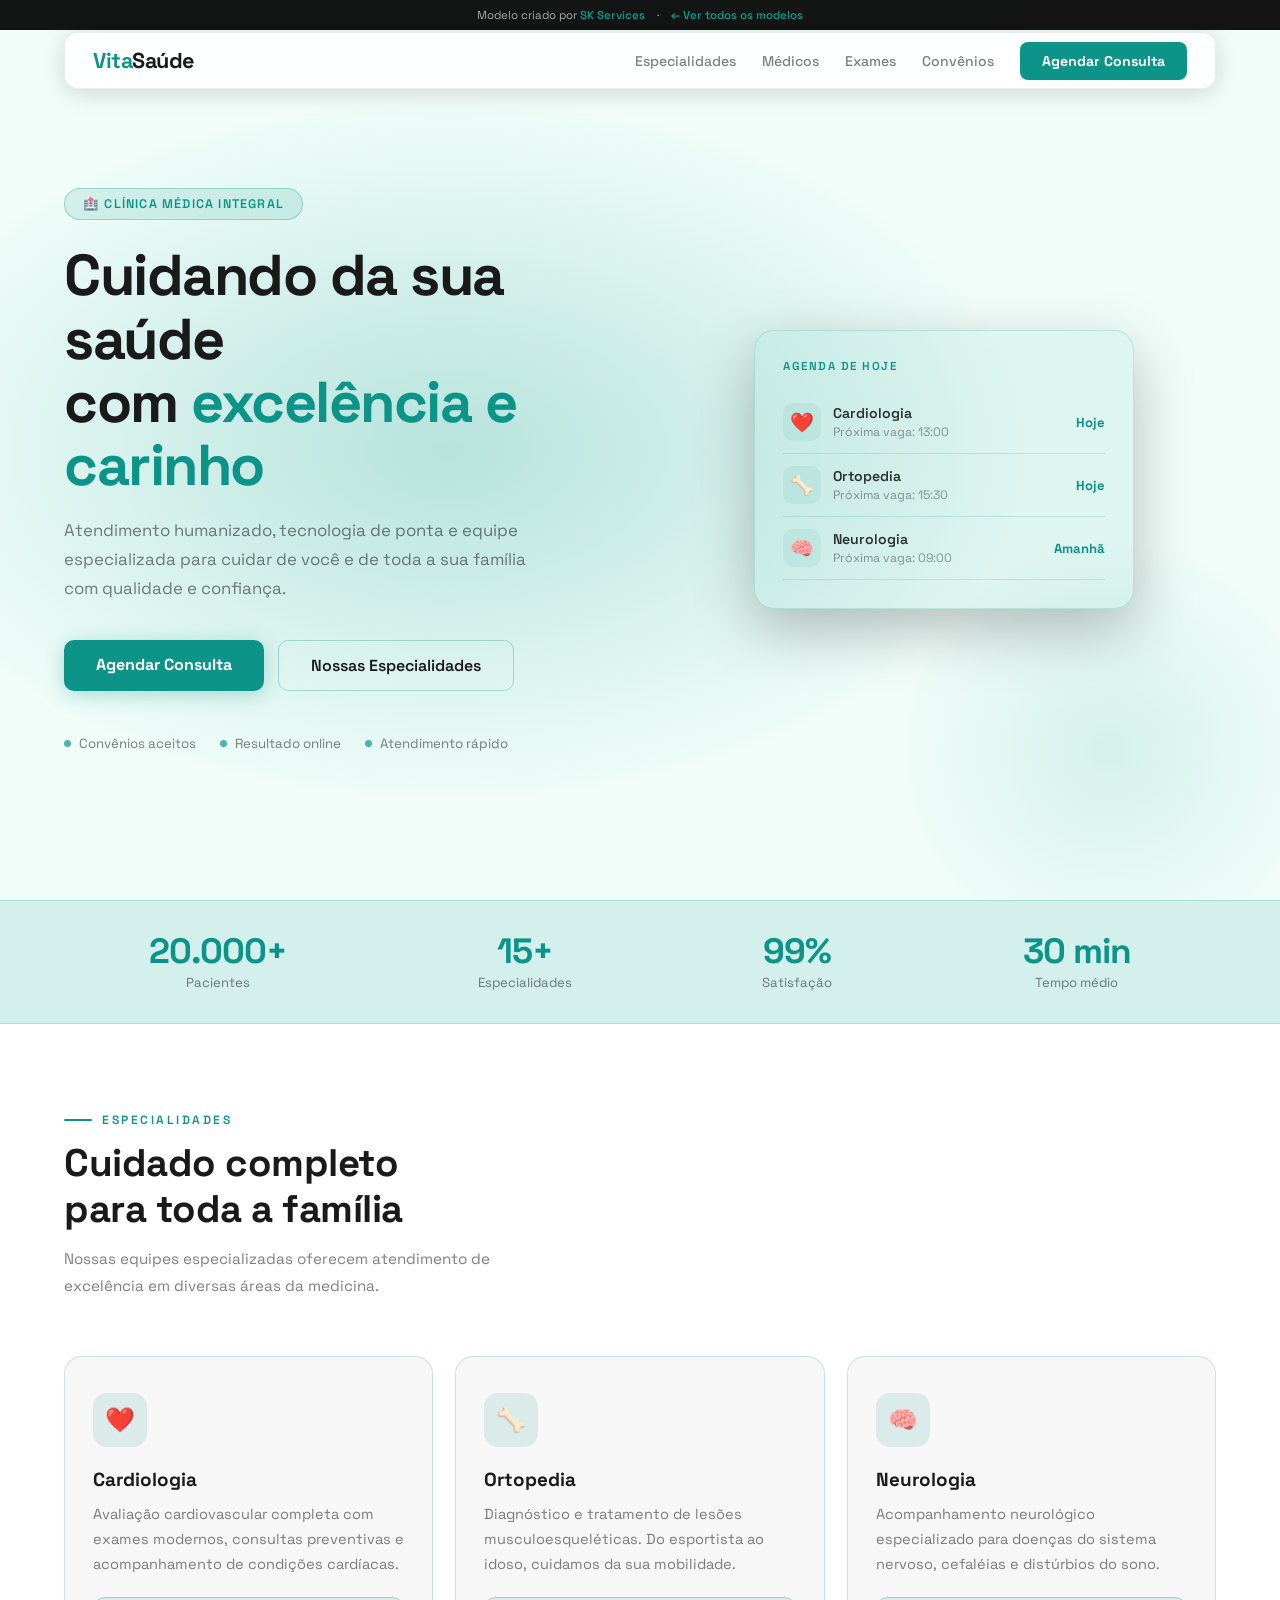
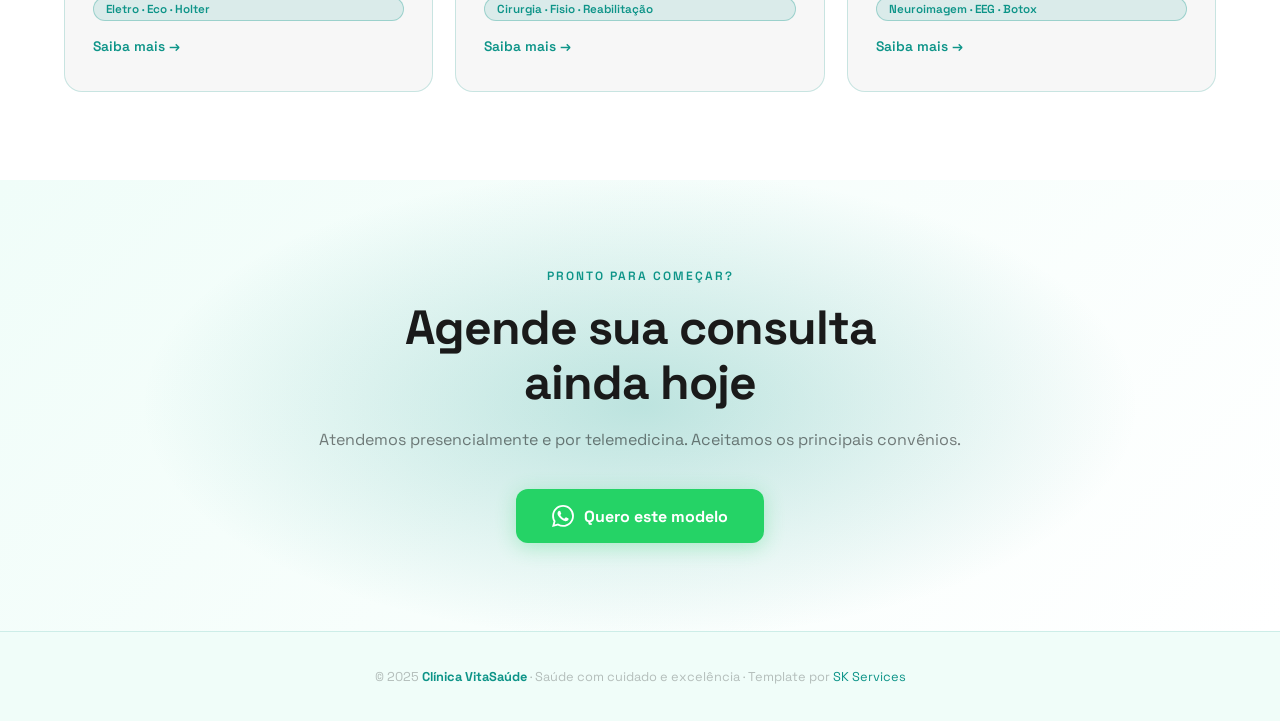
<file: templates/clinica.html>
<!DOCTYPE html>
<html lang="pt-BR">
<head>
  <meta charset="UTF-8">
  <meta name="viewport" content="width=device-width, initial-scale=1.0">
  <title>Clínica VitaSaúde – Cuidando da sua saúde<br>com <em>excelência e carinho</em></title>
  <link rel="preconnect" href="https://fonts.googleapis.com">
  <link href="https://fonts.googleapis.com/css2?family=Space+Grotesk:wght@300;400;500;600;700&display=swap" rel="stylesheet">
  <style>
    *{box-sizing:border-box;margin:0;padding:0}
    body{font-family:'Space Grotesk',sans-serif;background:#f0fdf9;color:#1a1a1a;overflow-x:hidden}

    /* SK badge */
    .sk-badge{position:fixed;top:0;left:0;right:0;background:rgba(0,0,0,0.92);color:#aaa;text-align:center;padding:8px 16px;font-size:0.72rem;z-index:9999;display:flex;align-items:center;justify-content:center;gap:12px}
    .sk-badge a{color:#0d9488;text-decoration:none;font-weight:600;transition:opacity .2s}
    .sk-badge a:hover{opacity:.75}

    /* Nav */
    nav{position:fixed;top:32px;left:0;right:0;z-index:1000;padding:0 5%}
    .nav-inner{display:flex;align-items:center;justify-content:space-between;max-width:1200px;margin:0 auto;padding:14px 28px;background:rgba(255,255,255,0.88);backdrop-filter:blur(16px);-webkit-backdrop-filter:blur(16px);border-radius:14px;border:1px solid rgba(0,0,0,0.08);box-shadow:0 4px 24px rgba(0,0,0,0.15)}
    .logo{font-size:1.35rem;font-weight:700;letter-spacing:-0.5px;color:#1a1a1a}
    .logo em{font-style:normal;color:#0d9488}
    .nav-links{display:flex;gap:26px;list-style:none}
    .nav-links a{color:rgba(0,0,0,0.5);text-decoration:none;font-size:0.88rem;font-weight:500;transition:color .2s}
    .nav-links a:hover{color:#0d9488}
    .nav-cta{background:#0d9488;color:#fff!important;padding:10px 22px;border-radius:8px;font-weight:700!important;transition:filter .2s!important}
    .nav-cta:hover{filter:brightness(1.12)!important}

    /* Animations */
    @keyframes pulse{0%{opacity:.55;transform:scale(1)}100%{opacity:1;transform:scale(1.12)}}
    @keyframes float{0%,100%{transform:translateY(0) rotate(0deg)}50%{transform:translateY(-14px) rotate(2deg)}}
    @keyframes floatslow{0%,100%{transform:translateY(0)}50%{transform:translateY(-8px)}}
    @keyframes fadein{from{opacity:0;transform:translateY(24px)}to{opacity:1;transform:translateY(0)}}
    @keyframes shimmer{0%{background-position:200% center}100%{background-position:-200% center}}

    /* Hero */
    .hero{min-height:100vh;display:flex;align-items:center;padding:120px 5% 80px;position:relative;overflow:hidden;background:#f0fdf9}
    .hero::before{content:'';position:absolute;inset:0;background:radial-gradient(ellipse 70% 60% at 35% 50%,rgba(13,148,136,0.25) 0%,transparent 65%);animation:pulse 7s ease-in-out infinite alternate;pointer-events:none}
    .hero::after{content:'';position:absolute;bottom:-100px;right:-80px;width:500px;height:500px;border-radius:50%;background:radial-gradient(circle,rgba(13,148,136,0.12) 0%,transparent 60%);pointer-events:none}
    .hero-inner{position:relative;z-index:1;max-width:1200px;margin:0 auto;width:100%;display:grid;grid-template-columns:1fr 1fr;gap:64px;align-items:center}
    .hero-left{animation:fadein .8s ease both}
    .hero-tag{display:inline-flex;align-items:center;gap:8px;background:rgba(13,148,136,0.12);border:1px solid rgba(13,148,136,0.30);color:#0d9488;padding:7px 18px;border-radius:24px;font-size:0.78rem;font-weight:600;letter-spacing:1.2px;text-transform:uppercase;margin-bottom:24px}
    .hero h1{font-size:clamp(2.4rem,4.5vw,3.8rem);font-weight:700;line-height:1.1;letter-spacing:-1.5px;margin-bottom:18px}
    .hero h1 em{font-style:normal;color:#0d9488}
    .hero-sub{font-size:1.05rem;color:rgba(0,0,0,0.5);line-height:1.75;margin-bottom:36px;max-width:480px}
    .hero-btns{display:flex;gap:14px;flex-wrap:wrap;margin-bottom:44px}
    .btn-primary{background:#0d9488;color:#fff;padding:14px 32px;border-radius:10px;font-weight:700;font-size:1rem;text-decoration:none;transition:all .25s;box-shadow:0 4px 20px rgba(13,148,136,0.30)}
    .btn-primary:hover{filter:brightness(1.1);transform:translateY(-2px);box-shadow:0 8px 32px rgba(13,148,136,0.25)}
    .btn-ghost{background:transparent;color:#1a1a1a;padding:14px 32px;border-radius:10px;font-weight:600;font-size:1rem;text-decoration:none;border:1.5px solid rgba(13,148,136,0.30);transition:all .25s}
    .btn-ghost:hover{border-color:#0d9488;color:#0d9488;transform:translateY(-2px)}
    .hero-perks{display:flex;gap:24px;flex-wrap:wrap}
    .perk{display:flex;align-items:center;gap:8px;font-size:0.83rem;color:rgba(0,0,0,0.5)}
    .perk-dot{width:7px;height:7px;border-radius:50%;background:#0d9488;opacity:.7}
    .hero-right{animation:fadein .8s .2s ease both;display:flex;align-items:center;justify-content:center}

    /* Stats strip */
    .stats-strip{background:rgba(13,148,136,0.12);border-top:1px solid rgba(13,148,136,0.2);border-bottom:1px solid rgba(13,148,136,0.2);padding:32px 5%}
    .stats-inner{max-width:1200px;margin:0 auto;display:flex;justify-content:space-around;gap:20px;flex-wrap:wrap}
    .stat{text-align:center;padding:0 20px}
    .stat-num{font-size:2.2rem;font-weight:700;color:#0d9488;letter-spacing:-1px;line-height:1}
    .stat-lbl{font-size:0.82rem;color:rgba(0,0,0,0.5);margin-top:6px;font-weight:400}

    /* Services */
    .services{padding:88px 5%;background:#fff}
    .services-inner{max-width:1200px;margin:0 auto}
    .section-kicker{font-size:0.75rem;font-weight:600;letter-spacing:2.5px;text-transform:uppercase;color:#0d9488;margin-bottom:12px;display:flex;align-items:center;gap:10px}
    .section-kicker::before{content:'';width:28px;height:2px;background:#0d9488;border-radius:2px}
    .section-title{font-size:clamp(1.8rem,3vw,2.6rem);font-weight:700;letter-spacing:-0.5px;margin-bottom:14px;line-height:1.2}
    .section-sub{color:rgba(0,0,0,0.5);font-size:0.95rem;max-width:500px;line-height:1.75;margin-bottom:56px}
    .cards{display:grid;grid-template-columns:repeat(auto-fit,minmax(300px,1fr));gap:22px}
    .card{background:rgba(0,0,0,0.03);border:1px solid rgba(13,148,136,0.2);border-radius:18px;padding:36px 28px;transition:all .3s;position:relative;overflow:hidden;display:flex;flex-direction:column}
    .card::before{content:'';position:absolute;inset:0;background:radial-gradient(circle at 100% 0%,rgba(13,148,136,0.12),transparent 60%);opacity:0;transition:opacity .3s}
    .card:hover{background:rgba(0,0,0,0.05);border-color:rgba(13,148,136,0.30);transform:translateY(-5px);box-shadow:0 16px 48px rgba(13,148,136,.12)}
    .card:hover::before{opacity:1}
    .card-icon{width:54px;height:54px;border-radius:14px;background:rgba(13,148,136,0.12);display:flex;align-items:center;justify-content:center;font-size:1.5rem;margin-bottom:20px;flex-shrink:0}
    .card h3{font-size:1.18rem;font-weight:700;margin-bottom:10px}
    .card p{color:rgba(0,0,0,0.5);font-size:0.91rem;line-height:1.72;flex:1;margin-bottom:20px}
    .card-badge{display:inline-block;background:rgba(13,148,136,0.12);color:#0d9488;border:1px solid rgba(13,148,136,0.30);font-size:0.73rem;font-weight:600;padding:4px 12px;border-radius:20px;margin-bottom:16px}
    .card-link{color:#0d9488;font-size:0.86rem;font-weight:600;text-decoration:none;display:inline-flex;align-items:center;gap:6px;transition:gap .2s;margin-top:auto}
    .card-link:hover{gap:10px}

    /* CTA section */
    .cta-sec{padding:88px 5%;background:linear-gradient(135deg,#f0fdf9 0%,#ffffff 100%);position:relative;overflow:hidden;text-align:center}
    .cta-sec::before{content:'';position:absolute;inset:0;background:radial-gradient(ellipse 60% 80% at 50% 50%,rgba(13,148,136,0.25) 0%,transparent 65%);pointer-events:none}
    .cta-inner{position:relative;z-index:1;max-width:680px;margin:0 auto}
    .cta-kicker{font-size:0.75rem;font-weight:600;letter-spacing:2px;text-transform:uppercase;color:#0d9488;margin-bottom:16px}
    .cta-h{font-size:clamp(2rem,4vw,3rem);font-weight:700;letter-spacing:-1px;margin-bottom:16px;line-height:1.15}
    .cta-sub{font-size:1rem;color:rgba(0,0,0,0.5);line-height:1.7;margin-bottom:36px}
    .btn-wa{display:inline-flex;align-items:center;gap:10px;background:#25d366;color:#fff;padding:16px 36px;border-radius:12px;font-weight:700;font-size:1rem;text-decoration:none;transition:all .25s;box-shadow:0 4px 20px rgba(37,211,102,.3)}
    .btn-wa:hover{background:#1db954;transform:translateY(-2px);box-shadow:0 8px 32px rgba(37,211,102,.4)}
    .btn-wa svg{width:22px;height:22px;fill:currentColor}

    /* Footer */
    footer{text-align:center;padding:36px 24px;border-top:1px solid rgba(13,148,136,0.15);color:rgba(0,0,0,0.25);font-size:0.8rem}
    footer strong{color:#0d9488}
    footer a{color:#0d9488;text-decoration:none}

    /* Mobile */
    @media (max-width:720px){
      .sk-badge{font-size:.65rem;padding:6px 10px}
      nav{top:28px;padding:0 3%}
      .nav-inner{padding:10px 16px;border-radius:10px}
      .nav-links{display:none}
      .hero{padding:96px 5% 56px;min-height:auto}
      .hero-inner{grid-template-columns:1fr;gap:32px}
      .hero-right{display:none}
      .hero h1{font-size:clamp(2rem,8vw,2.6rem)}
      .hero-sub{font-size:.93rem}
      .hero-btns{flex-direction:column}
      .hero-btns a{text-align:center;justify-content:center}
      .stats-inner{gap:8px}
      .stat{padding:0 10px}
      .stat-num{font-size:1.6rem}
      .cards{grid-template-columns:1fr}
      .services{padding:56px 5%}
      .cta-sec{padding:56px 5%}
      .hero-perks{gap:12px}
    }
  </style>
</head>
<body>

<div class="sk-badge">
  <span>Modelo criado por <a href="../index.html">SK Services</a></span>
  <span>·</span>
  <a href="../index.html#templates">← Ver todos os modelos</a>
</div>

<nav>
  <div class="nav-inner">
    <div class="logo"><em>Vita</em>Saúde</div>
    <ul class="nav-links">
      <li><a href="#">Especialidades</a></li><li><a href="#">Médicos</a></li><li><a href="#">Exames</a></li><li><a href="#">Convênios</a></li>
      <li><a href="#" class="nav-cta">Agendar Consulta</a></li>
    </ul>
  </div>
</nav>

<section class="hero">
  <div class="hero-inner">
    <div class="hero-left">
      <div class="hero-tag">🏥 Clínica Médica Integral</div>
      <h1>Cuidando da sua saúde<br>com <em>excelência e carinho</em></h1>
      <p class="hero-sub">Atendimento humanizado, tecnologia de ponta e equipe especializada para cuidar de você e de toda a sua família com qualidade e confiança.</p>
      <div class="hero-btns">
        <a href="#" class="btn-primary">Agendar Consulta</a>
        <a href="#" class="btn-ghost">Nossas Especialidades</a>
      </div>
      <div class="hero-perks">
        <span class="perk"><span class="perk-dot"></span>Convênios aceitos</span><span class="perk"><span class="perk-dot"></span>Resultado online</span><span class="perk"><span class="perk-dot"></span>Atendimento rápido</span>
      </div>
    </div>
    <div class="hero-right">
      <div style="background:rgba(13,148,136,0.08);border:1px solid rgba(13,148,136,0.18);border-radius:20px;padding:28px;width:100%;max-width:380px;animation:floatslow 5s ease-in-out infinite;box-shadow:0 20px 60px rgba(0,0,0,.25)">
  <div style="font-size:.72rem;font-weight:600;letter-spacing:1.5px;text-transform:uppercase;color:#0d9488;margin-bottom:18px">Agenda de hoje</div>
  <div style="display:flex;align-items:center;gap:12px;padding:12px 0;border-bottom:1px solid rgba(13,148,136,0.18);"><div style="width:38px;height:38px;border-radius:10px;background:rgba(13,148,136,0.08);display:flex;align-items:center;justify-content:center;font-size:1.2rem;flex-shrink:0">❤️</div><div><div style="font-size:.88rem;font-weight:600;color:rgba(0,0,0,0.8);margin-bottom:2px">Cardiologia</div><div style="font-size:.76rem;color:rgba(0,0,0,0.4)">Próxima vaga: 13:00</div></div><div style="margin-left:auto;font-size:.82rem;font-weight:700;color:#0d9488">Hoje</div></div><div style="display:flex;align-items:center;gap:12px;padding:12px 0;border-bottom:1px solid rgba(13,148,136,0.18);"><div style="width:38px;height:38px;border-radius:10px;background:rgba(13,148,136,0.08);display:flex;align-items:center;justify-content:center;font-size:1.2rem;flex-shrink:0">🦴</div><div><div style="font-size:.88rem;font-weight:600;color:rgba(0,0,0,0.8);margin-bottom:2px">Ortopedia</div><div style="font-size:.76rem;color:rgba(0,0,0,0.4)">Próxima vaga: 15:30</div></div><div style="margin-left:auto;font-size:.82rem;font-weight:700;color:#0d9488">Hoje</div></div><div style="display:flex;align-items:center;gap:12px;padding:12px 0;border-bottom:1px solid rgba(13,148,136,0.18);"><div style="width:38px;height:38px;border-radius:10px;background:rgba(13,148,136,0.08);display:flex;align-items:center;justify-content:center;font-size:1.2rem;flex-shrink:0">🧠</div><div><div style="font-size:.88rem;font-weight:600;color:rgba(0,0,0,0.8);margin-bottom:2px">Neurologia</div><div style="font-size:.76rem;color:rgba(0,0,0,0.4)">Próxima vaga: 09:00</div></div><div style="margin-left:auto;font-size:.82rem;font-weight:700;color:#0d9488">Amanhã</div></div>
</div>
    </div>
  </div>
</section>

<div class="stats-strip">
  <div class="stats-inner">
    <div class="stat"><div class="stat-num">20.000+</div><div class="stat-lbl">Pacientes</div></div><div class="stat"><div class="stat-num">15+</div><div class="stat-lbl">Especialidades</div></div><div class="stat"><div class="stat-num">99%</div><div class="stat-lbl">Satisfação</div></div><div class="stat"><div class="stat-num">30 min</div><div class="stat-lbl">Tempo médio</div></div>
  </div>
</div>

<section class="services">
  <div class="services-inner">
    <p class="section-kicker">Especialidades</p>
    <h2 class="section-title">Cuidado completo<br>para toda a família</h2>
    <p class="section-sub">Nossas equipes especializadas oferecem atendimento de excelência em diversas áreas da medicina.</p>
    <div class="cards">
      
      <div class="card">
        <div class="card-icon">❤️</div>
        <h3>Cardiologia</h3>
        <p>Avaliação cardiovascular completa com exames modernos, consultas preventivas e acompanhamento de condições cardíacas.</p>
        <span class="card-badge">Eletro · Eco · Holter</span>
        <a href="#" class="card-link">Saiba mais →</a>
      </div>
      <div class="card">
        <div class="card-icon">🦴</div>
        <h3>Ortopedia</h3>
        <p>Diagnóstico e tratamento de lesões musculoesqueléticas. Do esportista ao idoso, cuidamos da sua mobilidade.</p>
        <span class="card-badge">Cirurgia · Fisio · Reabilitação</span>
        <a href="#" class="card-link">Saiba mais →</a>
      </div>
      <div class="card">
        <div class="card-icon">🧠</div>
        <h3>Neurologia</h3>
        <p>Acompanhamento neurológico especializado para doenças do sistema nervoso, cefaléias e distúrbios do sono.</p>
        <span class="card-badge">Neuroimagem · EEG · Botox</span>
        <a href="#" class="card-link">Saiba mais →</a>
      </div>
    </div>
  </div>
</section>

<section class="cta-sec">
  <div class="cta-inner">
    <p class="cta-kicker">Pronto para começar?</p>
    <h2 class="cta-h">Agende sua consulta<br>ainda hoje</h2>
    <p class="cta-sub">Atendemos presencialmente e por telemedicina. Aceitamos os principais convênios.</p>
    <a href="https://wa.me/5531992914959?text=Olá!%20Vi%20o%20modelo%20Clínica%20VitaSaúde%20e%20quero%20um%20orçamento." class="btn-wa" target="_blank">
      <svg viewBox="0 0 24 24"><path d="M17.472 14.382c-.297-.149-1.758-.867-2.03-.967-.273-.099-.471-.148-.67.15-.197.297-.767.966-.94 1.164-.173.199-.347.223-.644.075-.297-.15-1.255-.463-2.39-1.475-.883-.788-1.48-1.761-1.653-2.059-.173-.297-.018-.458.13-.606.134-.133.298-.347.446-.52.149-.174.198-.298.298-.497.099-.198.05-.371-.025-.52-.075-.149-.669-1.612-.916-2.207-.242-.579-.487-.5-.669-.51-.173-.008-.371-.01-.57-.01-.198 0-.52.074-.792.372-.272.297-1.04 1.016-1.04 2.479 0 1.462 1.065 2.875 1.213 3.074.149.198 2.096 3.2 5.077 4.487.709.306 1.262.489 1.694.625.712.227 1.36.195 1.871.118.571-.085 1.758-.719 2.006-1.413.248-.694.248-1.289.173-1.413-.074-.124-.272-.198-.57-.347m-5.421 7.403h-.004a9.87 9.87 0 01-5.031-1.378l-.361-.214-3.741.982.998-3.648-.235-.374a9.86 9.86 0 01-1.51-5.26c.001-5.45 4.436-9.884 9.888-9.884 2.64 0 5.122 1.03 6.988 2.898a9.825 9.825 0 012.893 6.994c-.003 5.45-4.437 9.884-9.885 9.884m8.413-18.297A11.815 11.815 0 0012.05 0C5.495 0 .16 5.335.157 11.892c0 2.096.547 4.142 1.588 5.945L.057 24l6.305-1.654a11.882 11.882 0 005.683 1.448h.005c6.554 0 11.89-5.335 11.893-11.893a11.821 11.821 0 00-3.48-8.413z"/></svg>
      Quero este modelo
    </a>
  </div>
</section>

<footer>
  <p>© 2025 <strong>Clínica VitaSaúde</strong> · Saúde com cuidado e excelência · Template por <a href="../index.html">SK Services</a></p>
</footer>

</body>
</html>
</file>
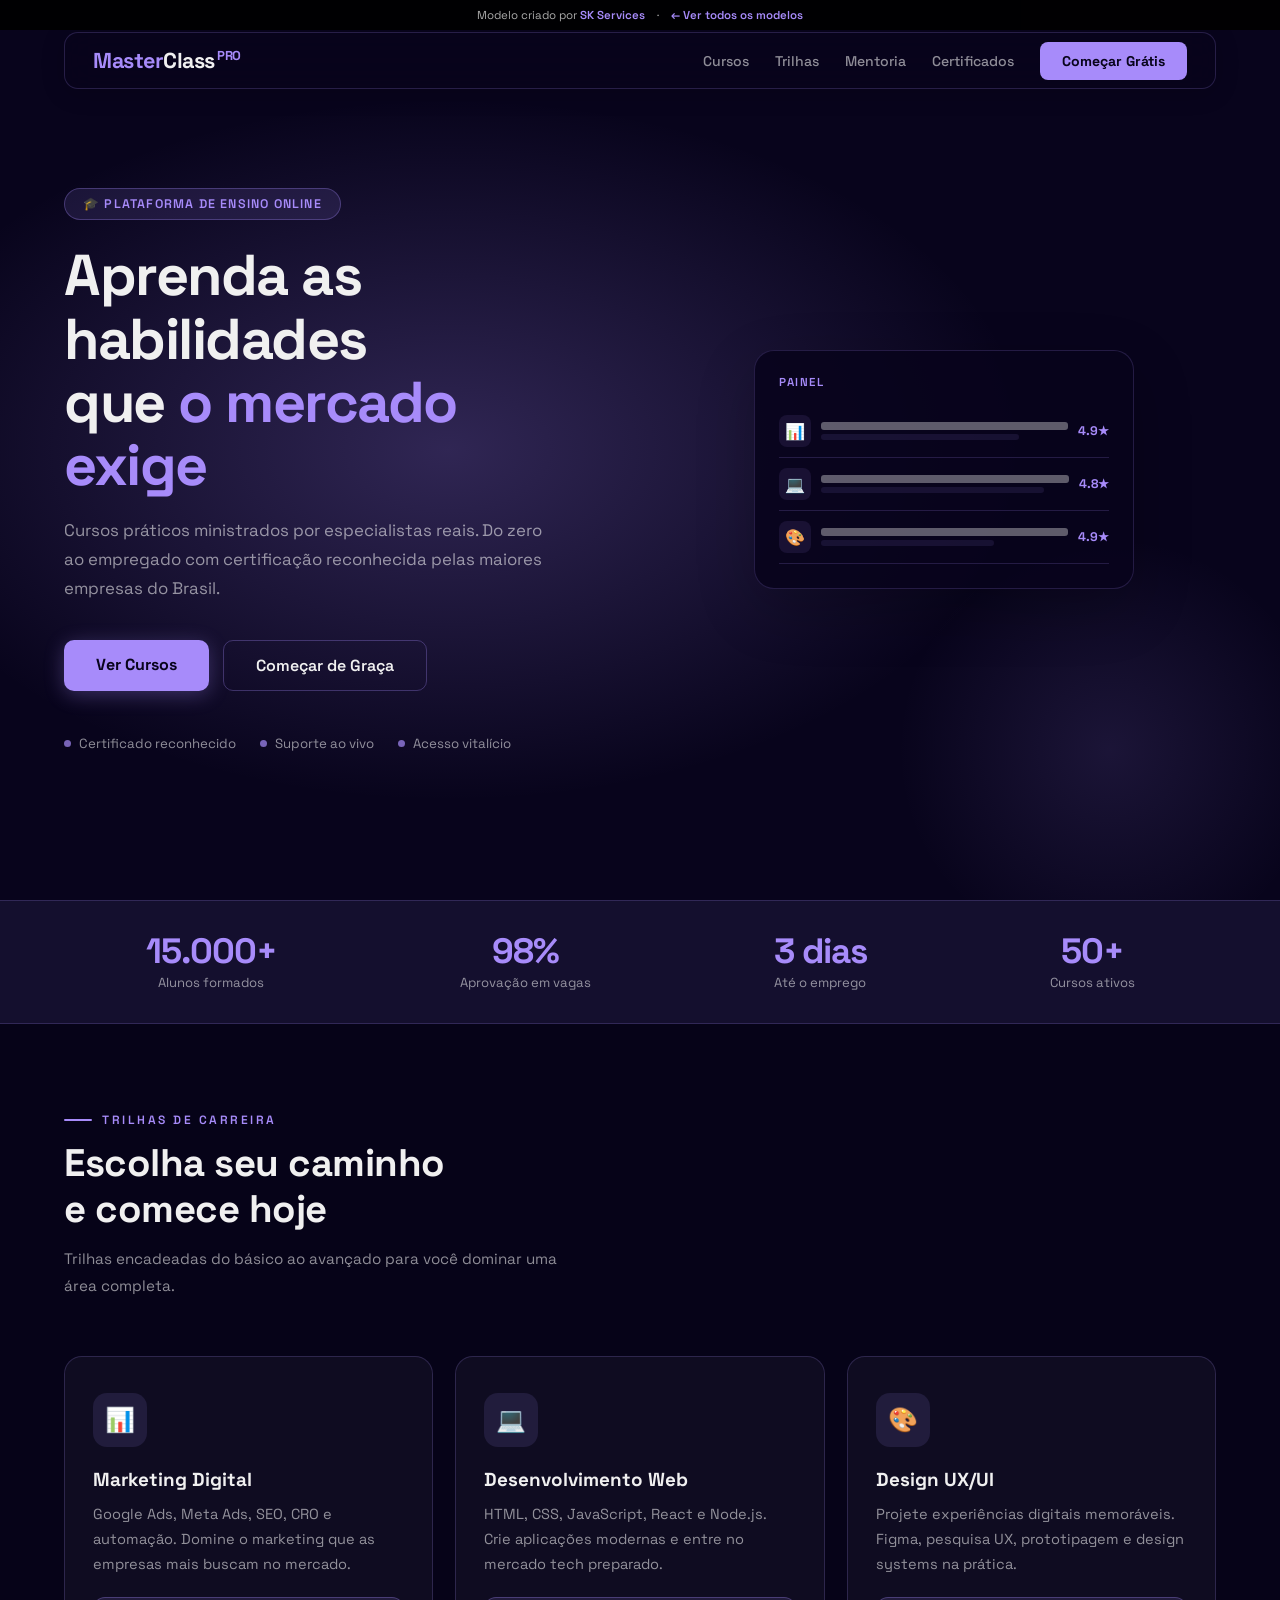
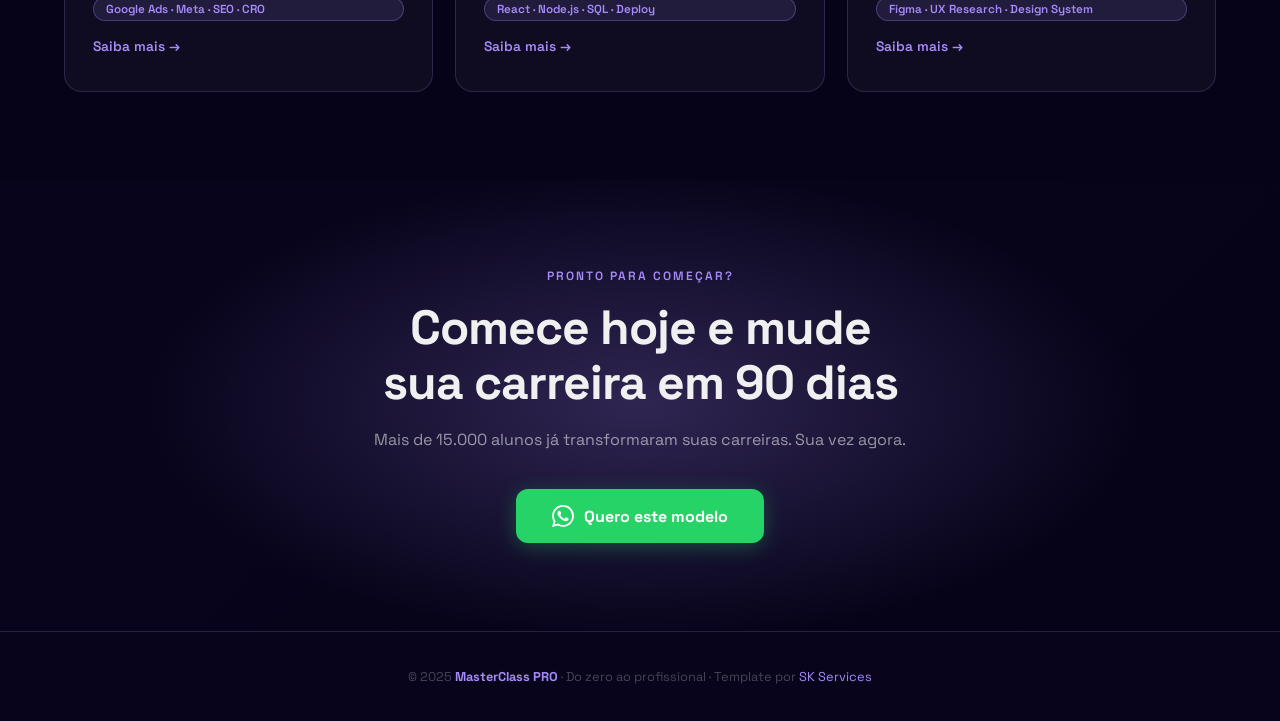
<file: templates/curso.html>
<!DOCTYPE html>
<html lang="pt-BR">
<head>
  <meta charset="UTF-8">
  <meta name="viewport" content="width=device-width, initial-scale=1.0">
  <title>MasterClass PRO – Aprenda as habilidades<br>que <em>o mercado exige</em></title>
  <link rel="preconnect" href="https://fonts.googleapis.com">
  <link href="https://fonts.googleapis.com/css2?family=Space+Grotesk:wght@300;400;500;600;700&display=swap" rel="stylesheet">
  <style>
    *{box-sizing:border-box;margin:0;padding:0}
    body{font-family:'Space Grotesk',sans-serif;background:#08041c;color:#f0f0f0;overflow-x:hidden}

    /* SK badge */
    .sk-badge{position:fixed;top:0;left:0;right:0;background:rgba(0,0,0,0.92);color:#aaa;text-align:center;padding:8px 16px;font-size:0.72rem;z-index:9999;display:flex;align-items:center;justify-content:center;gap:12px}
    .sk-badge a{color:#a78bfa;text-decoration:none;font-weight:600;transition:opacity .2s}
    .sk-badge a:hover{opacity:.75}

    /* Nav */
    nav{position:fixed;top:32px;left:0;right:0;z-index:1000;padding:0 5%}
    .nav-inner{display:flex;align-items:center;justify-content:space-between;max-width:1200px;margin:0 auto;padding:14px 28px;background:rgba(8,4,28,0.88);backdrop-filter:blur(16px);-webkit-backdrop-filter:blur(16px);border-radius:14px;border:1px solid rgba(167,139,250,0.2);box-shadow:0 4px 24px rgba(0,0,0,0.15)}
    .logo{font-size:1.35rem;font-weight:700;letter-spacing:-0.5px;color:#f0f0f0}
    .logo em{font-style:normal;color:#a78bfa}
    .nav-links{display:flex;gap:26px;list-style:none}
    .nav-links a{color:rgba(255,255,255,0.55);text-decoration:none;font-size:0.88rem;font-weight:500;transition:color .2s}
    .nav-links a:hover{color:#a78bfa}
    .nav-cta{background:#a78bfa;color:#08041c!important;padding:10px 22px;border-radius:8px;font-weight:700!important;transition:filter .2s!important}
    .nav-cta:hover{filter:brightness(1.12)!important}

    /* Animations */
    @keyframes pulse{0%{opacity:.55;transform:scale(1)}100%{opacity:1;transform:scale(1.12)}}
    @keyframes float{0%,100%{transform:translateY(0) rotate(0deg)}50%{transform:translateY(-14px) rotate(2deg)}}
    @keyframes floatslow{0%,100%{transform:translateY(0)}50%{transform:translateY(-8px)}}
    @keyframes fadein{from{opacity:0;transform:translateY(24px)}to{opacity:1;transform:translateY(0)}}
    @keyframes shimmer{0%{background-position:200% center}100%{background-position:-200% center}}

    /* Hero */
    .hero{min-height:100vh;display:flex;align-items:center;padding:120px 5% 80px;position:relative;overflow:hidden;background:#08041c}
    .hero::before{content:'';position:absolute;inset:0;background:radial-gradient(ellipse 70% 60% at 35% 50%,rgba(167,139,250,0.25) 0%,transparent 65%);animation:pulse 7s ease-in-out infinite alternate;pointer-events:none}
    .hero::after{content:'';position:absolute;bottom:-100px;right:-80px;width:500px;height:500px;border-radius:50%;background:radial-gradient(circle,rgba(167,139,250,0.12) 0%,transparent 60%);pointer-events:none}
    .hero-inner{position:relative;z-index:1;max-width:1200px;margin:0 auto;width:100%;display:grid;grid-template-columns:1fr 1fr;gap:64px;align-items:center}
    .hero-left{animation:fadein .8s ease both}
    .hero-tag{display:inline-flex;align-items:center;gap:8px;background:rgba(167,139,250,0.12);border:1px solid rgba(167,139,250,0.30);color:#a78bfa;padding:7px 18px;border-radius:24px;font-size:0.78rem;font-weight:600;letter-spacing:1.2px;text-transform:uppercase;margin-bottom:24px}
    .hero h1{font-size:clamp(2.4rem,4.5vw,3.8rem);font-weight:700;line-height:1.1;letter-spacing:-1.5px;margin-bottom:18px}
    .hero h1 em{font-style:normal;color:#a78bfa}
    .hero-sub{font-size:1.05rem;color:rgba(255,255,255,0.55);line-height:1.75;margin-bottom:36px;max-width:480px}
    .hero-btns{display:flex;gap:14px;flex-wrap:wrap;margin-bottom:44px}
    .btn-primary{background:#a78bfa;color:#08041c;padding:14px 32px;border-radius:10px;font-weight:700;font-size:1rem;text-decoration:none;transition:all .25s;box-shadow:0 4px 20px rgba(167,139,250,0.30)}
    .btn-primary:hover{filter:brightness(1.1);transform:translateY(-2px);box-shadow:0 8px 32px rgba(167,139,250,0.25)}
    .btn-ghost{background:transparent;color:#f0f0f0;padding:14px 32px;border-radius:10px;font-weight:600;font-size:1rem;text-decoration:none;border:1.5px solid rgba(167,139,250,0.30);transition:all .25s}
    .btn-ghost:hover{border-color:#a78bfa;color:#a78bfa;transform:translateY(-2px)}
    .hero-perks{display:flex;gap:24px;flex-wrap:wrap}
    .perk{display:flex;align-items:center;gap:8px;font-size:0.83rem;color:rgba(255,255,255,0.55)}
    .perk-dot{width:7px;height:7px;border-radius:50%;background:#a78bfa;opacity:.7}
    .hero-right{animation:fadein .8s .2s ease both;display:flex;align-items:center;justify-content:center}

    /* Stats strip */
    .stats-strip{background:rgba(167,139,250,0.08);border-top:1px solid rgba(167,139,250,0.2);border-bottom:1px solid rgba(167,139,250,0.2);padding:32px 5%}
    .stats-inner{max-width:1200px;margin:0 auto;display:flex;justify-content:space-around;gap:20px;flex-wrap:wrap}
    .stat{text-align:center;padding:0 20px}
    .stat-num{font-size:2.2rem;font-weight:700;color:#a78bfa;letter-spacing:-1px;line-height:1}
    .stat-lbl{font-size:0.82rem;color:rgba(255,255,255,0.55);margin-top:6px;font-weight:400}

    /* Services */
    .services{padding:88px 5%;background:#060318}
    .services-inner{max-width:1200px;margin:0 auto}
    .section-kicker{font-size:0.75rem;font-weight:600;letter-spacing:2.5px;text-transform:uppercase;color:#a78bfa;margin-bottom:12px;display:flex;align-items:center;gap:10px}
    .section-kicker::before{content:'';width:28px;height:2px;background:#a78bfa;border-radius:2px}
    .section-title{font-size:clamp(1.8rem,3vw,2.6rem);font-weight:700;letter-spacing:-0.5px;margin-bottom:14px;line-height:1.2}
    .section-sub{color:rgba(255,255,255,0.55);font-size:0.95rem;max-width:500px;line-height:1.75;margin-bottom:56px}
    .cards{display:grid;grid-template-columns:repeat(auto-fit,minmax(300px,1fr));gap:22px}
    .card{background:rgba(255,255,255,0.04);border:1px solid rgba(167,139,250,0.2);border-radius:18px;padding:36px 28px;transition:all .3s;position:relative;overflow:hidden;display:flex;flex-direction:column}
    .card::before{content:'';position:absolute;inset:0;background:radial-gradient(circle at 100% 0%,rgba(167,139,250,0.12),transparent 60%);opacity:0;transition:opacity .3s}
    .card:hover{background:rgba(255,255,255,0.07);border-color:rgba(167,139,250,0.30);transform:translateY(-5px);box-shadow:0 16px 48px rgba(167,139,250,.12)}
    .card:hover::before{opacity:1}
    .card-icon{width:54px;height:54px;border-radius:14px;background:rgba(167,139,250,0.12);display:flex;align-items:center;justify-content:center;font-size:1.5rem;margin-bottom:20px;flex-shrink:0}
    .card h3{font-size:1.18rem;font-weight:700;margin-bottom:10px}
    .card p{color:rgba(255,255,255,0.55);font-size:0.91rem;line-height:1.72;flex:1;margin-bottom:20px}
    .card-badge{display:inline-block;background:rgba(167,139,250,0.12);color:#a78bfa;border:1px solid rgba(167,139,250,0.30);font-size:0.73rem;font-weight:600;padding:4px 12px;border-radius:20px;margin-bottom:16px}
    .card-link{color:#a78bfa;font-size:0.86rem;font-weight:600;text-decoration:none;display:inline-flex;align-items:center;gap:6px;transition:gap .2s;margin-top:auto}
    .card-link:hover{gap:10px}

    /* CTA section */
    .cta-sec{padding:88px 5%;background:linear-gradient(135deg,#08041c 0%,#060318 100%);position:relative;overflow:hidden;text-align:center}
    .cta-sec::before{content:'';position:absolute;inset:0;background:radial-gradient(ellipse 60% 80% at 50% 50%,rgba(167,139,250,0.25) 0%,transparent 65%);pointer-events:none}
    .cta-inner{position:relative;z-index:1;max-width:680px;margin:0 auto}
    .cta-kicker{font-size:0.75rem;font-weight:600;letter-spacing:2px;text-transform:uppercase;color:#a78bfa;margin-bottom:16px}
    .cta-h{font-size:clamp(2rem,4vw,3rem);font-weight:700;letter-spacing:-1px;margin-bottom:16px;line-height:1.15}
    .cta-sub{font-size:1rem;color:rgba(255,255,255,0.55);line-height:1.7;margin-bottom:36px}
    .btn-wa{display:inline-flex;align-items:center;gap:10px;background:#25d366;color:#fff;padding:16px 36px;border-radius:12px;font-weight:700;font-size:1rem;text-decoration:none;transition:all .25s;box-shadow:0 4px 20px rgba(37,211,102,.3)}
    .btn-wa:hover{background:#1db954;transform:translateY(-2px);box-shadow:0 8px 32px rgba(37,211,102,.4)}
    .btn-wa svg{width:22px;height:22px;fill:currentColor}

    /* Footer */
    footer{text-align:center;padding:36px 24px;border-top:1px solid rgba(167,139,250,0.2);color:rgba(255,255,255,0.25);font-size:0.8rem}
    footer strong{color:#a78bfa}
    footer a{color:#a78bfa;text-decoration:none}

    /* Mobile */
    @media (max-width:720px){
      .sk-badge{font-size:.65rem;padding:6px 10px}
      nav{top:28px;padding:0 3%}
      .nav-inner{padding:10px 16px;border-radius:10px}
      .nav-links{display:none}
      .hero{padding:96px 5% 56px;min-height:auto}
      .hero-inner{grid-template-columns:1fr;gap:32px}
      .hero-right{display:none}
      .hero h1{font-size:clamp(2rem,8vw,2.6rem)}
      .hero-sub{font-size:.93rem}
      .hero-btns{flex-direction:column}
      .hero-btns a{text-align:center;justify-content:center}
      .stats-inner{gap:8px}
      .stat{padding:0 10px}
      .stat-num{font-size:1.6rem}
      .cards{grid-template-columns:1fr}
      .services{padding:56px 5%}
      .cta-sec{padding:56px 5%}
      .hero-perks{gap:12px}
    }
  </style>
</head>
<body>

<div class="sk-badge">
  <span>Modelo criado por <a href="../index.html">SK Services</a></span>
  <span>·</span>
  <a href="../index.html#templates">← Ver todos os modelos</a>
</div>

<nav>
  <div class="nav-inner">
    <div class="logo"><em>Master</em>Class<sup style="font-size:.6em;color:#a78bfa;vertical-align:super"> PRO</sup></div>
    <ul class="nav-links">
      <li><a href="#">Cursos</a></li><li><a href="#">Trilhas</a></li><li><a href="#">Mentoria</a></li><li><a href="#">Certificados</a></li>
      <li><a href="#" class="nav-cta">Começar Grátis</a></li>
    </ul>
  </div>
</nav>

<section class="hero">
  <div class="hero-inner">
    <div class="hero-left">
      <div class="hero-tag">🎓 Plataforma de Ensino Online</div>
      <h1>Aprenda as habilidades<br>que <em>o mercado exige</em></h1>
      <p class="hero-sub">Cursos práticos ministrados por especialistas reais. Do zero ao empregado com certificação reconhecida pelas maiores empresas do Brasil.</p>
      <div class="hero-btns">
        <a href="#" class="btn-primary">Ver Cursos</a>
        <a href="#" class="btn-ghost">Começar de Graça</a>
      </div>
      <div class="hero-perks">
        <span class="perk"><span class="perk-dot"></span>Certificado reconhecido</span><span class="perk"><span class="perk-dot"></span>Suporte ao vivo</span><span class="perk"><span class="perk-dot"></span>Acesso vitalício</span>
      </div>
    </div>
    <div class="hero-right">
      <div style="background:rgba(8,4,28,0.9);border:1px solid rgba(167,139,250,0.18);border-radius:20px;padding:24px;width:100%;max-width:380px;animation:floatslow 5s ease-in-out infinite;box-shadow:0 20px 60px rgba(0,0,0,.2)">
  <div style="font-size:.72rem;font-weight:600;letter-spacing:1.5px;text-transform:uppercase;color:#a78bfa;margin-bottom:16px">Painel</div>
  <div style="display:flex;align-items:center;gap:10px;padding:10px 0;border-bottom:1px solid rgba(167,139,250,0.18)"><div style="width:32px;height:32px;border-radius:8px;background:rgba(167,139,250,0.1);display:flex;align-items:center;justify-content:center;font-size:1rem">📊</div><div style="flex:1"><div style="height:8px;background:rgba(255,255,255,0.35);border-radius:3px;width:Marketing Digital%;margin-bottom:4px"></div><div style="height:6px;background:rgba(167,139,250,0.1);border-radius:3px;width:80%"></div></div><div style="font-size:.78rem;font-weight:700;color:#a78bfa">4.9★</div></div><div style="display:flex;align-items:center;gap:10px;padding:10px 0;border-bottom:1px solid rgba(167,139,250,0.18)"><div style="width:32px;height:32px;border-radius:8px;background:rgba(167,139,250,0.1);display:flex;align-items:center;justify-content:center;font-size:1rem">💻</div><div style="flex:1"><div style="height:8px;background:rgba(255,255,255,0.35);border-radius:3px;width:Dev Web%;margin-bottom:4px"></div><div style="height:6px;background:rgba(167,139,250,0.1);border-radius:3px;width:90%"></div></div><div style="font-size:.78rem;font-weight:700;color:#a78bfa">4.8★</div></div><div style="display:flex;align-items:center;gap:10px;padding:10px 0;border-bottom:1px solid rgba(167,139,250,0.18)"><div style="width:32px;height:32px;border-radius:8px;background:rgba(167,139,250,0.1);display:flex;align-items:center;justify-content:center;font-size:1rem">🎨</div><div style="flex:1"><div style="height:8px;background:rgba(255,255,255,0.35);border-radius:3px;width:UX/UI Design%;margin-bottom:4px"></div><div style="height:6px;background:rgba(167,139,250,0.1);border-radius:3px;width:70%"></div></div><div style="font-size:.78rem;font-weight:700;color:#a78bfa">4.9★</div></div>
</div>
    </div>
  </div>
</section>

<div class="stats-strip">
  <div class="stats-inner">
    <div class="stat"><div class="stat-num">15.000+</div><div class="stat-lbl">Alunos formados</div></div><div class="stat"><div class="stat-num">98%</div><div class="stat-lbl">Aprovação em vagas</div></div><div class="stat"><div class="stat-num">3 dias</div><div class="stat-lbl">Até o emprego</div></div><div class="stat"><div class="stat-num">50+</div><div class="stat-lbl">Cursos ativos</div></div>
  </div>
</div>

<section class="services">
  <div class="services-inner">
    <p class="section-kicker">Trilhas de Carreira</p>
    <h2 class="section-title">Escolha seu caminho<br>e comece hoje</h2>
    <p class="section-sub">Trilhas encadeadas do básico ao avançado para você dominar uma área completa.</p>
    <div class="cards">
      
      <div class="card">
        <div class="card-icon">📊</div>
        <h3>Marketing Digital</h3>
        <p>Google Ads, Meta Ads, SEO, CRO e automação. Domine o marketing que as empresas mais buscam no mercado.</p>
        <span class="card-badge">Google Ads · Meta · SEO · CRO</span>
        <a href="#" class="card-link">Saiba mais →</a>
      </div>
      <div class="card">
        <div class="card-icon">💻</div>
        <h3>Desenvolvimento Web</h3>
        <p>HTML, CSS, JavaScript, React e Node.js. Crie aplicações modernas e entre no mercado tech preparado.</p>
        <span class="card-badge">React · Node.js · SQL · Deploy</span>
        <a href="#" class="card-link">Saiba mais →</a>
      </div>
      <div class="card">
        <div class="card-icon">🎨</div>
        <h3>Design UX/UI</h3>
        <p>Projete experiências digitais memoráveis. Figma, pesquisa UX, prototipagem e design systems na prática.</p>
        <span class="card-badge">Figma · UX Research · Design System</span>
        <a href="#" class="card-link">Saiba mais →</a>
      </div>
    </div>
  </div>
</section>

<section class="cta-sec">
  <div class="cta-inner">
    <p class="cta-kicker">Pronto para começar?</p>
    <h2 class="cta-h">Comece hoje e mude<br>sua carreira em 90 dias</h2>
    <p class="cta-sub">Mais de 15.000 alunos já transformaram suas carreiras. Sua vez agora.</p>
    <a href="https://wa.me/5531992914959?text=Olá!%20Vi%20o%20modelo%20MasterClass%20PRO%20e%20quero%20um%20orçamento." class="btn-wa" target="_blank">
      <svg viewBox="0 0 24 24"><path d="M17.472 14.382c-.297-.149-1.758-.867-2.03-.967-.273-.099-.471-.148-.67.15-.197.297-.767.966-.94 1.164-.173.199-.347.223-.644.075-.297-.15-1.255-.463-2.39-1.475-.883-.788-1.48-1.761-1.653-2.059-.173-.297-.018-.458.13-.606.134-.133.298-.347.446-.52.149-.174.198-.298.298-.497.099-.198.05-.371-.025-.52-.075-.149-.669-1.612-.916-2.207-.242-.579-.487-.5-.669-.51-.173-.008-.371-.01-.57-.01-.198 0-.52.074-.792.372-.272.297-1.04 1.016-1.04 2.479 0 1.462 1.065 2.875 1.213 3.074.149.198 2.096 3.2 5.077 4.487.709.306 1.262.489 1.694.625.712.227 1.36.195 1.871.118.571-.085 1.758-.719 2.006-1.413.248-.694.248-1.289.173-1.413-.074-.124-.272-.198-.57-.347m-5.421 7.403h-.004a9.87 9.87 0 01-5.031-1.378l-.361-.214-3.741.982.998-3.648-.235-.374a9.86 9.86 0 01-1.51-5.26c.001-5.45 4.436-9.884 9.888-9.884 2.64 0 5.122 1.03 6.988 2.898a9.825 9.825 0 012.893 6.994c-.003 5.45-4.437 9.884-9.885 9.884m8.413-18.297A11.815 11.815 0 0012.05 0C5.495 0 .16 5.335.157 11.892c0 2.096.547 4.142 1.588 5.945L.057 24l6.305-1.654a11.882 11.882 0 005.683 1.448h.005c6.554 0 11.89-5.335 11.893-11.893a11.821 11.821 0 00-3.48-8.413z"/></svg>
      Quero este modelo
    </a>
  </div>
</section>

<footer>
  <p>© 2025 <strong>MasterClass PRO</strong> · Do zero ao profissional · Template por <a href="../index.html">SK Services</a></p>
</footer>

</body>
</html>
</file>
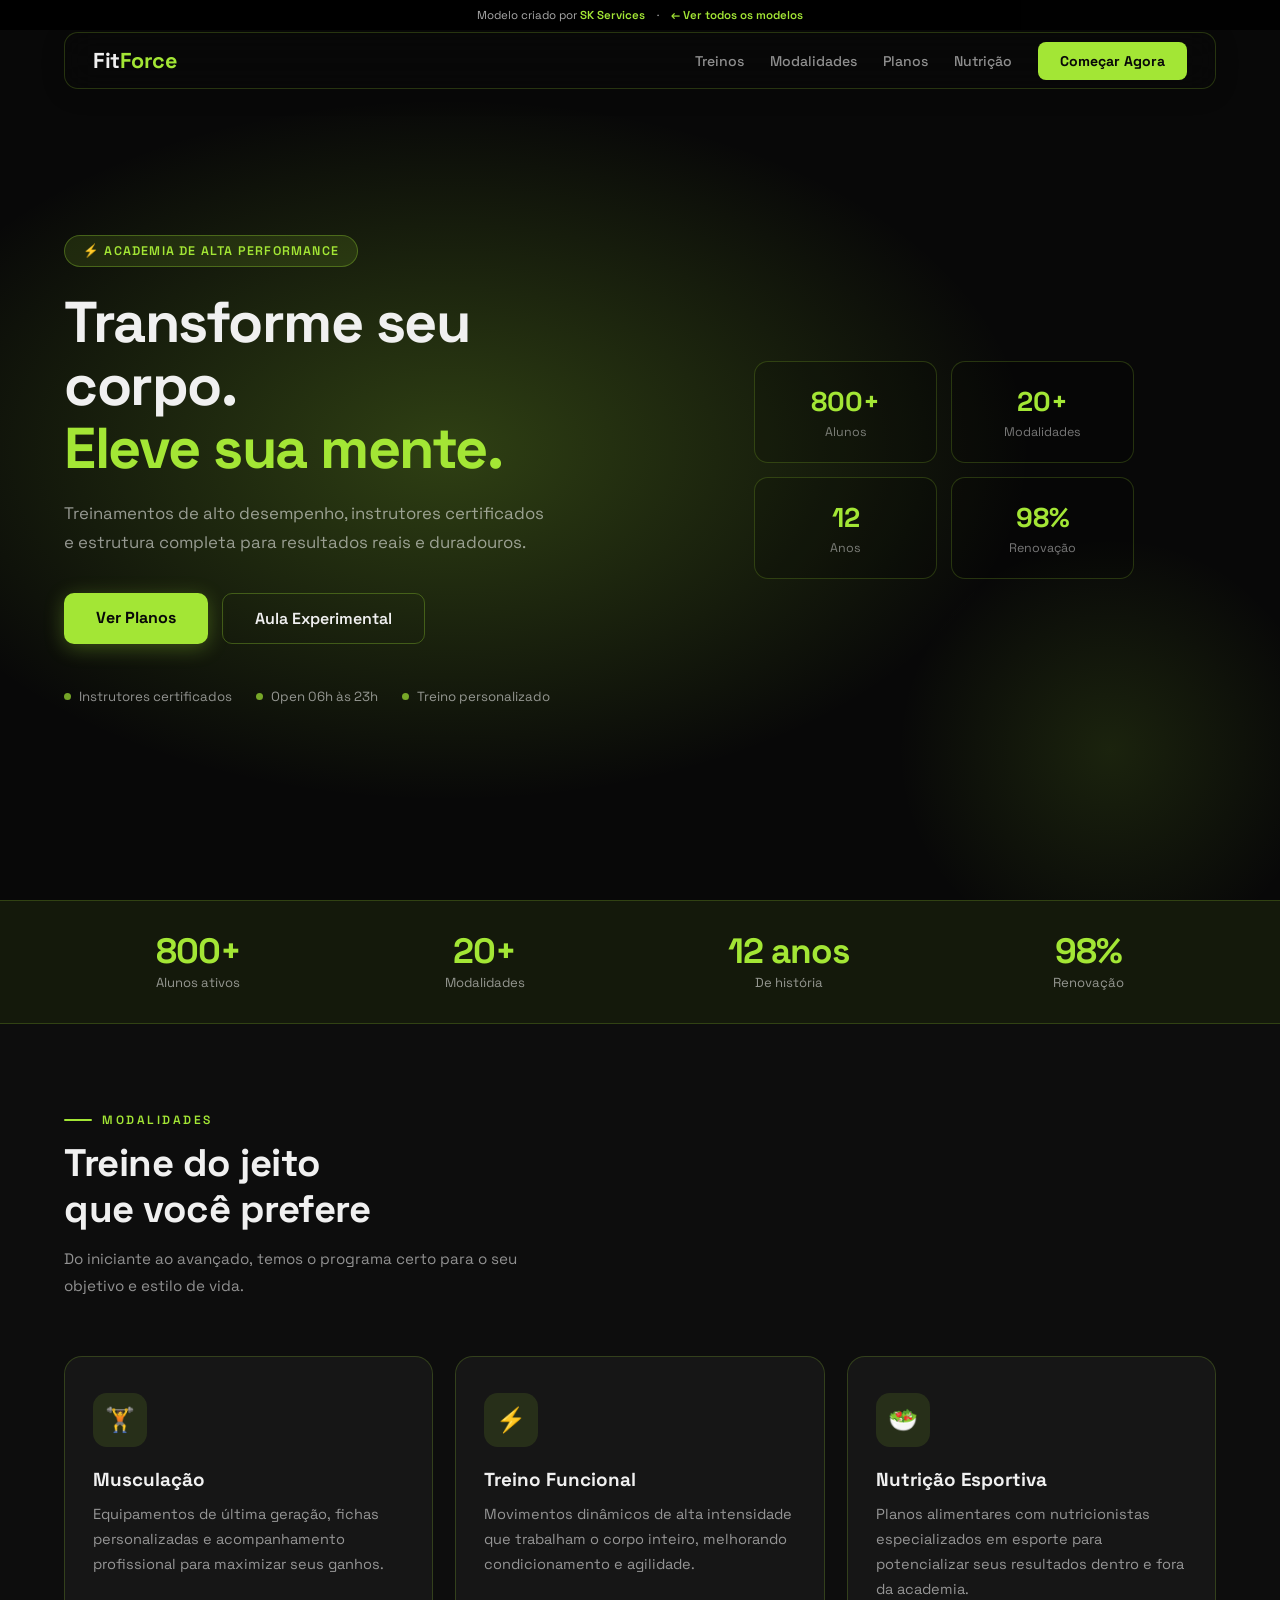
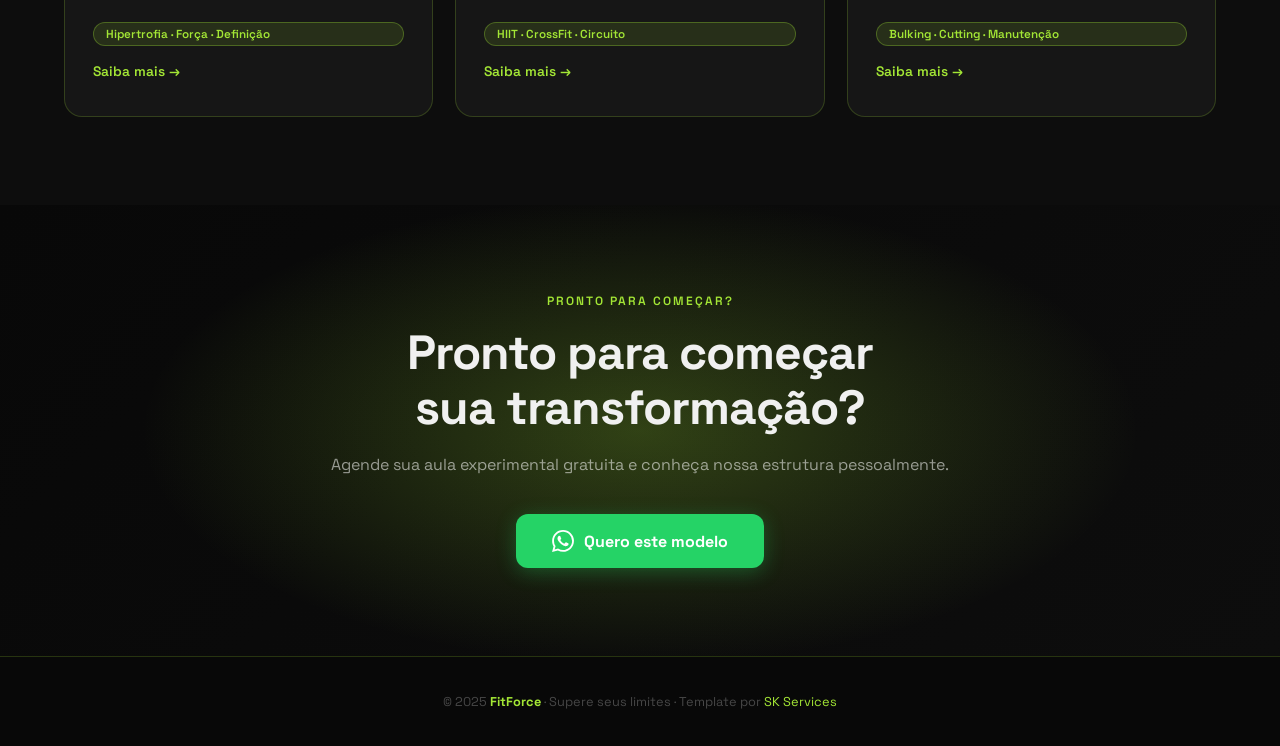
<file: templates/fitness.html>
<!DOCTYPE html>
<html lang="pt-BR">
<head>
  <meta charset="UTF-8">
  <meta name="viewport" content="width=device-width, initial-scale=1.0">
  <title>FitForce – Transforme seu corpo.<br><em>Eleve sua mente.</em></title>
  <link rel="preconnect" href="https://fonts.googleapis.com">
  <link href="https://fonts.googleapis.com/css2?family=Space+Grotesk:wght@300;400;500;600;700&display=swap" rel="stylesheet">
  <style>
    *{box-sizing:border-box;margin:0;padding:0}
    body{font-family:'Space Grotesk',sans-serif;background:#080808;color:#f0f0f0;overflow-x:hidden}

    /* SK badge */
    .sk-badge{position:fixed;top:0;left:0;right:0;background:rgba(0,0,0,0.92);color:#aaa;text-align:center;padding:8px 16px;font-size:0.72rem;z-index:9999;display:flex;align-items:center;justify-content:center;gap:12px}
    .sk-badge a{color:#a3e635;text-decoration:none;font-weight:600;transition:opacity .2s}
    .sk-badge a:hover{opacity:.75}

    /* Nav */
    nav{position:fixed;top:32px;left:0;right:0;z-index:1000;padding:0 5%}
    .nav-inner{display:flex;align-items:center;justify-content:space-between;max-width:1200px;margin:0 auto;padding:14px 28px;background:rgba(8,8,8,0.88);backdrop-filter:blur(16px);-webkit-backdrop-filter:blur(16px);border-radius:14px;border:1px solid rgba(163,230,53,0.2);box-shadow:0 4px 24px rgba(0,0,0,0.15)}
    .logo{font-size:1.35rem;font-weight:700;letter-spacing:-0.5px;color:#f0f0f0}
    .logo em{font-style:normal;color:#a3e635}
    .nav-links{display:flex;gap:26px;list-style:none}
    .nav-links a{color:rgba(255,255,255,0.55);text-decoration:none;font-size:0.88rem;font-weight:500;transition:color .2s}
    .nav-links a:hover{color:#a3e635}
    .nav-cta{background:#a3e635;color:#080808!important;padding:10px 22px;border-radius:8px;font-weight:700!important;transition:filter .2s!important}
    .nav-cta:hover{filter:brightness(1.12)!important}

    /* Animations */
    @keyframes pulse{0%{opacity:.55;transform:scale(1)}100%{opacity:1;transform:scale(1.12)}}
    @keyframes float{0%,100%{transform:translateY(0) rotate(0deg)}50%{transform:translateY(-14px) rotate(2deg)}}
    @keyframes floatslow{0%,100%{transform:translateY(0)}50%{transform:translateY(-8px)}}
    @keyframes fadein{from{opacity:0;transform:translateY(24px)}to{opacity:1;transform:translateY(0)}}
    @keyframes shimmer{0%{background-position:200% center}100%{background-position:-200% center}}

    /* Hero */
    .hero{min-height:100vh;display:flex;align-items:center;padding:120px 5% 80px;position:relative;overflow:hidden;background:#080808}
    .hero::before{content:'';position:absolute;inset:0;background:radial-gradient(ellipse 70% 60% at 35% 50%,rgba(163,230,53,0.25) 0%,transparent 65%);animation:pulse 7s ease-in-out infinite alternate;pointer-events:none}
    .hero::after{content:'';position:absolute;bottom:-100px;right:-80px;width:500px;height:500px;border-radius:50%;background:radial-gradient(circle,rgba(163,230,53,0.12) 0%,transparent 60%);pointer-events:none}
    .hero-inner{position:relative;z-index:1;max-width:1200px;margin:0 auto;width:100%;display:grid;grid-template-columns:1fr 1fr;gap:64px;align-items:center}
    .hero-left{animation:fadein .8s ease both}
    .hero-tag{display:inline-flex;align-items:center;gap:8px;background:rgba(163,230,53,0.12);border:1px solid rgba(163,230,53,0.30);color:#a3e635;padding:7px 18px;border-radius:24px;font-size:0.78rem;font-weight:600;letter-spacing:1.2px;text-transform:uppercase;margin-bottom:24px}
    .hero h1{font-size:clamp(2.4rem,4.5vw,3.8rem);font-weight:700;line-height:1.1;letter-spacing:-1.5px;margin-bottom:18px}
    .hero h1 em{font-style:normal;color:#a3e635}
    .hero-sub{font-size:1.05rem;color:rgba(255,255,255,0.55);line-height:1.75;margin-bottom:36px;max-width:480px}
    .hero-btns{display:flex;gap:14px;flex-wrap:wrap;margin-bottom:44px}
    .btn-primary{background:#a3e635;color:#080808;padding:14px 32px;border-radius:10px;font-weight:700;font-size:1rem;text-decoration:none;transition:all .25s;box-shadow:0 4px 20px rgba(163,230,53,0.30)}
    .btn-primary:hover{filter:brightness(1.1);transform:translateY(-2px);box-shadow:0 8px 32px rgba(163,230,53,0.25)}
    .btn-ghost{background:transparent;color:#f0f0f0;padding:14px 32px;border-radius:10px;font-weight:600;font-size:1rem;text-decoration:none;border:1.5px solid rgba(163,230,53,0.30);transition:all .25s}
    .btn-ghost:hover{border-color:#a3e635;color:#a3e635;transform:translateY(-2px)}
    .hero-perks{display:flex;gap:24px;flex-wrap:wrap}
    .perk{display:flex;align-items:center;gap:8px;font-size:0.83rem;color:rgba(255,255,255,0.55)}
    .perk-dot{width:7px;height:7px;border-radius:50%;background:#a3e635;opacity:.7}
    .hero-right{animation:fadein .8s .2s ease both;display:flex;align-items:center;justify-content:center}

    /* Stats strip */
    .stats-strip{background:rgba(163,230,53,0.08);border-top:1px solid rgba(163,230,53,0.2);border-bottom:1px solid rgba(163,230,53,0.2);padding:32px 5%}
    .stats-inner{max-width:1200px;margin:0 auto;display:flex;justify-content:space-around;gap:20px;flex-wrap:wrap}
    .stat{text-align:center;padding:0 20px}
    .stat-num{font-size:2.2rem;font-weight:700;color:#a3e635;letter-spacing:-1px;line-height:1}
    .stat-lbl{font-size:0.82rem;color:rgba(255,255,255,0.55);margin-top:6px;font-weight:400}

    /* Services */
    .services{padding:88px 5%;background:#0d0d0d}
    .services-inner{max-width:1200px;margin:0 auto}
    .section-kicker{font-size:0.75rem;font-weight:600;letter-spacing:2.5px;text-transform:uppercase;color:#a3e635;margin-bottom:12px;display:flex;align-items:center;gap:10px}
    .section-kicker::before{content:'';width:28px;height:2px;background:#a3e635;border-radius:2px}
    .section-title{font-size:clamp(1.8rem,3vw,2.6rem);font-weight:700;letter-spacing:-0.5px;margin-bottom:14px;line-height:1.2}
    .section-sub{color:rgba(255,255,255,0.55);font-size:0.95rem;max-width:500px;line-height:1.75;margin-bottom:56px}
    .cards{display:grid;grid-template-columns:repeat(auto-fit,minmax(300px,1fr));gap:22px}
    .card{background:rgba(255,255,255,0.04);border:1px solid rgba(163,230,53,0.2);border-radius:18px;padding:36px 28px;transition:all .3s;position:relative;overflow:hidden;display:flex;flex-direction:column}
    .card::before{content:'';position:absolute;inset:0;background:radial-gradient(circle at 100% 0%,rgba(163,230,53,0.12),transparent 60%);opacity:0;transition:opacity .3s}
    .card:hover{background:rgba(255,255,255,0.07);border-color:rgba(163,230,53,0.30);transform:translateY(-5px);box-shadow:0 16px 48px rgba(163,230,53,.12)}
    .card:hover::before{opacity:1}
    .card-icon{width:54px;height:54px;border-radius:14px;background:rgba(163,230,53,0.12);display:flex;align-items:center;justify-content:center;font-size:1.5rem;margin-bottom:20px;flex-shrink:0}
    .card h3{font-size:1.18rem;font-weight:700;margin-bottom:10px}
    .card p{color:rgba(255,255,255,0.55);font-size:0.91rem;line-height:1.72;flex:1;margin-bottom:20px}
    .card-badge{display:inline-block;background:rgba(163,230,53,0.12);color:#a3e635;border:1px solid rgba(163,230,53,0.30);font-size:0.73rem;font-weight:600;padding:4px 12px;border-radius:20px;margin-bottom:16px}
    .card-link{color:#a3e635;font-size:0.86rem;font-weight:600;text-decoration:none;display:inline-flex;align-items:center;gap:6px;transition:gap .2s;margin-top:auto}
    .card-link:hover{gap:10px}

    /* CTA section */
    .cta-sec{padding:88px 5%;background:linear-gradient(135deg,#080808 0%,#0d0d0d 100%);position:relative;overflow:hidden;text-align:center}
    .cta-sec::before{content:'';position:absolute;inset:0;background:radial-gradient(ellipse 60% 80% at 50% 50%,rgba(163,230,53,0.25) 0%,transparent 65%);pointer-events:none}
    .cta-inner{position:relative;z-index:1;max-width:680px;margin:0 auto}
    .cta-kicker{font-size:0.75rem;font-weight:600;letter-spacing:2px;text-transform:uppercase;color:#a3e635;margin-bottom:16px}
    .cta-h{font-size:clamp(2rem,4vw,3rem);font-weight:700;letter-spacing:-1px;margin-bottom:16px;line-height:1.15}
    .cta-sub{font-size:1rem;color:rgba(255,255,255,0.55);line-height:1.7;margin-bottom:36px}
    .btn-wa{display:inline-flex;align-items:center;gap:10px;background:#25d366;color:#fff;padding:16px 36px;border-radius:12px;font-weight:700;font-size:1rem;text-decoration:none;transition:all .25s;box-shadow:0 4px 20px rgba(37,211,102,.3)}
    .btn-wa:hover{background:#1db954;transform:translateY(-2px);box-shadow:0 8px 32px rgba(37,211,102,.4)}
    .btn-wa svg{width:22px;height:22px;fill:currentColor}

    /* Footer */
    footer{text-align:center;padding:36px 24px;border-top:1px solid rgba(163,230,53,0.2);color:rgba(255,255,255,0.25);font-size:0.8rem}
    footer strong{color:#a3e635}
    footer a{color:#a3e635;text-decoration:none}

    /* Mobile */
    @media (max-width:720px){
      .sk-badge{font-size:.65rem;padding:6px 10px}
      nav{top:28px;padding:0 3%}
      .nav-inner{padding:10px 16px;border-radius:10px}
      .nav-links{display:none}
      .hero{padding:96px 5% 56px;min-height:auto}
      .hero-inner{grid-template-columns:1fr;gap:32px}
      .hero-right{display:none}
      .hero h1{font-size:clamp(2rem,8vw,2.6rem)}
      .hero-sub{font-size:.93rem}
      .hero-btns{flex-direction:column}
      .hero-btns a{text-align:center;justify-content:center}
      .stats-inner{gap:8px}
      .stat{padding:0 10px}
      .stat-num{font-size:1.6rem}
      .cards{grid-template-columns:1fr}
      .services{padding:56px 5%}
      .cta-sec{padding:56px 5%}
      .hero-perks{gap:12px}
    }
  </style>
</head>
<body>

<div class="sk-badge">
  <span>Modelo criado por <a href="../index.html">SK Services</a></span>
  <span>·</span>
  <a href="../index.html#templates">← Ver todos os modelos</a>
</div>

<nav>
  <div class="nav-inner">
    <div class="logo">Fit<em>Force</em></div>
    <ul class="nav-links">
      <li><a href="#">Treinos</a></li><li><a href="#">Modalidades</a></li><li><a href="#">Planos</a></li><li><a href="#">Nutrição</a></li>
      <li><a href="#" class="nav-cta">Começar Agora</a></li>
    </ul>
  </div>
</nav>

<section class="hero">
  <div class="hero-inner">
    <div class="hero-left">
      <div class="hero-tag">⚡ Academia de Alta Performance</div>
      <h1>Transforme seu corpo.<br><em>Eleve sua mente.</em></h1>
      <p class="hero-sub">Treinamentos de alto desempenho, instrutores certificados e estrutura completa para resultados reais e duradouros.</p>
      <div class="hero-btns">
        <a href="#" class="btn-primary">Ver Planos</a>
        <a href="#" class="btn-ghost">Aula Experimental</a>
      </div>
      <div class="hero-perks">
        <span class="perk"><span class="perk-dot"></span>Instrutores certificados</span><span class="perk"><span class="perk-dot"></span>Open 06h às 23h</span><span class="perk"><span class="perk-dot"></span>Treino personalizado</span>
      </div>
    </div>
    <div class="hero-right">
      <div style="display:grid;grid-template-columns:1fr 1fr;gap:14px;width:100%;max-width:380px;animation:floatslow 6s ease-in-out infinite"><div style="background:rgba(0,0,0,.15);border:1px solid rgba(163,230,53,0.2);border-radius:14px;padding:22px;text-align:center"><div style="font-size:1.7rem;font-weight:700;color:#a3e635">800+</div><div style="font-size:.78rem;color:rgba(255,255,255,0.45);margin-top:5px">Alunos</div></div><div style="background:rgba(0,0,0,.15);border:1px solid rgba(163,230,53,0.2);border-radius:14px;padding:22px;text-align:center"><div style="font-size:1.7rem;font-weight:700;color:#a3e635">20+</div><div style="font-size:.78rem;color:rgba(255,255,255,0.45);margin-top:5px">Modalidades</div></div><div style="background:rgba(0,0,0,.15);border:1px solid rgba(163,230,53,0.2);border-radius:14px;padding:22px;text-align:center"><div style="font-size:1.7rem;font-weight:700;color:#a3e635">12</div><div style="font-size:.78rem;color:rgba(255,255,255,0.45);margin-top:5px">Anos</div></div><div style="background:rgba(0,0,0,.15);border:1px solid rgba(163,230,53,0.2);border-radius:14px;padding:22px;text-align:center"><div style="font-size:1.7rem;font-weight:700;color:#a3e635">98%</div><div style="font-size:.78rem;color:rgba(255,255,255,0.45);margin-top:5px">Renovação</div></div></div>
    </div>
  </div>
</section>

<div class="stats-strip">
  <div class="stats-inner">
    <div class="stat"><div class="stat-num">800+</div><div class="stat-lbl">Alunos ativos</div></div><div class="stat"><div class="stat-num">20+</div><div class="stat-lbl">Modalidades</div></div><div class="stat"><div class="stat-num">12 anos</div><div class="stat-lbl">De história</div></div><div class="stat"><div class="stat-num">98%</div><div class="stat-lbl">Renovação</div></div>
  </div>
</div>

<section class="services">
  <div class="services-inner">
    <p class="section-kicker">Modalidades</p>
    <h2 class="section-title">Treine do jeito<br>que você prefere</h2>
    <p class="section-sub">Do iniciante ao avançado, temos o programa certo para o seu objetivo e estilo de vida.</p>
    <div class="cards">
      
      <div class="card">
        <div class="card-icon">🏋️</div>
        <h3>Musculação</h3>
        <p>Equipamentos de última geração, fichas personalizadas e acompanhamento profissional para maximizar seus ganhos.</p>
        <span class="card-badge">Hipertrofia · Força · Definição</span>
        <a href="#" class="card-link">Saiba mais →</a>
      </div>
      <div class="card">
        <div class="card-icon">⚡</div>
        <h3>Treino Funcional</h3>
        <p>Movimentos dinâmicos de alta intensidade que trabalham o corpo inteiro, melhorando condicionamento e agilidade.</p>
        <span class="card-badge">HIIT · CrossFit · Circuito</span>
        <a href="#" class="card-link">Saiba mais →</a>
      </div>
      <div class="card">
        <div class="card-icon">🥗</div>
        <h3>Nutrição Esportiva</h3>
        <p>Planos alimentares com nutricionistas especializados em esporte para potencializar seus resultados dentro e fora da academia.</p>
        <span class="card-badge">Bulking · Cutting · Manutenção</span>
        <a href="#" class="card-link">Saiba mais →</a>
      </div>
    </div>
  </div>
</section>

<section class="cta-sec">
  <div class="cta-inner">
    <p class="cta-kicker">Pronto para começar?</p>
    <h2 class="cta-h">Pronto para começar<br>sua transformação?</h2>
    <p class="cta-sub">Agende sua aula experimental gratuita e conheça nossa estrutura pessoalmente.</p>
    <a href="https://wa.me/5531992914959?text=Olá!%20Vi%20o%20modelo%20FitForce%20e%20quero%20um%20orçamento." class="btn-wa" target="_blank">
      <svg viewBox="0 0 24 24"><path d="M17.472 14.382c-.297-.149-1.758-.867-2.03-.967-.273-.099-.471-.148-.67.15-.197.297-.767.966-.94 1.164-.173.199-.347.223-.644.075-.297-.15-1.255-.463-2.39-1.475-.883-.788-1.48-1.761-1.653-2.059-.173-.297-.018-.458.13-.606.134-.133.298-.347.446-.52.149-.174.198-.298.298-.497.099-.198.05-.371-.025-.52-.075-.149-.669-1.612-.916-2.207-.242-.579-.487-.5-.669-.51-.173-.008-.371-.01-.57-.01-.198 0-.52.074-.792.372-.272.297-1.04 1.016-1.04 2.479 0 1.462 1.065 2.875 1.213 3.074.149.198 2.096 3.2 5.077 4.487.709.306 1.262.489 1.694.625.712.227 1.36.195 1.871.118.571-.085 1.758-.719 2.006-1.413.248-.694.248-1.289.173-1.413-.074-.124-.272-.198-.57-.347m-5.421 7.403h-.004a9.87 9.87 0 01-5.031-1.378l-.361-.214-3.741.982.998-3.648-.235-.374a9.86 9.86 0 01-1.51-5.26c.001-5.45 4.436-9.884 9.888-9.884 2.64 0 5.122 1.03 6.988 2.898a9.825 9.825 0 012.893 6.994c-.003 5.45-4.437 9.884-9.885 9.884m8.413-18.297A11.815 11.815 0 0012.05 0C5.495 0 .16 5.335.157 11.892c0 2.096.547 4.142 1.588 5.945L.057 24l6.305-1.654a11.882 11.882 0 005.683 1.448h.005c6.554 0 11.89-5.335 11.893-11.893a11.821 11.821 0 00-3.48-8.413z"/></svg>
      Quero este modelo
    </a>
  </div>
</section>

<footer>
  <p>© 2025 <strong>FitForce</strong> · Supere seus limites · Template por <a href="../index.html">SK Services</a></p>
</footer>

</body>
</html>
</file>
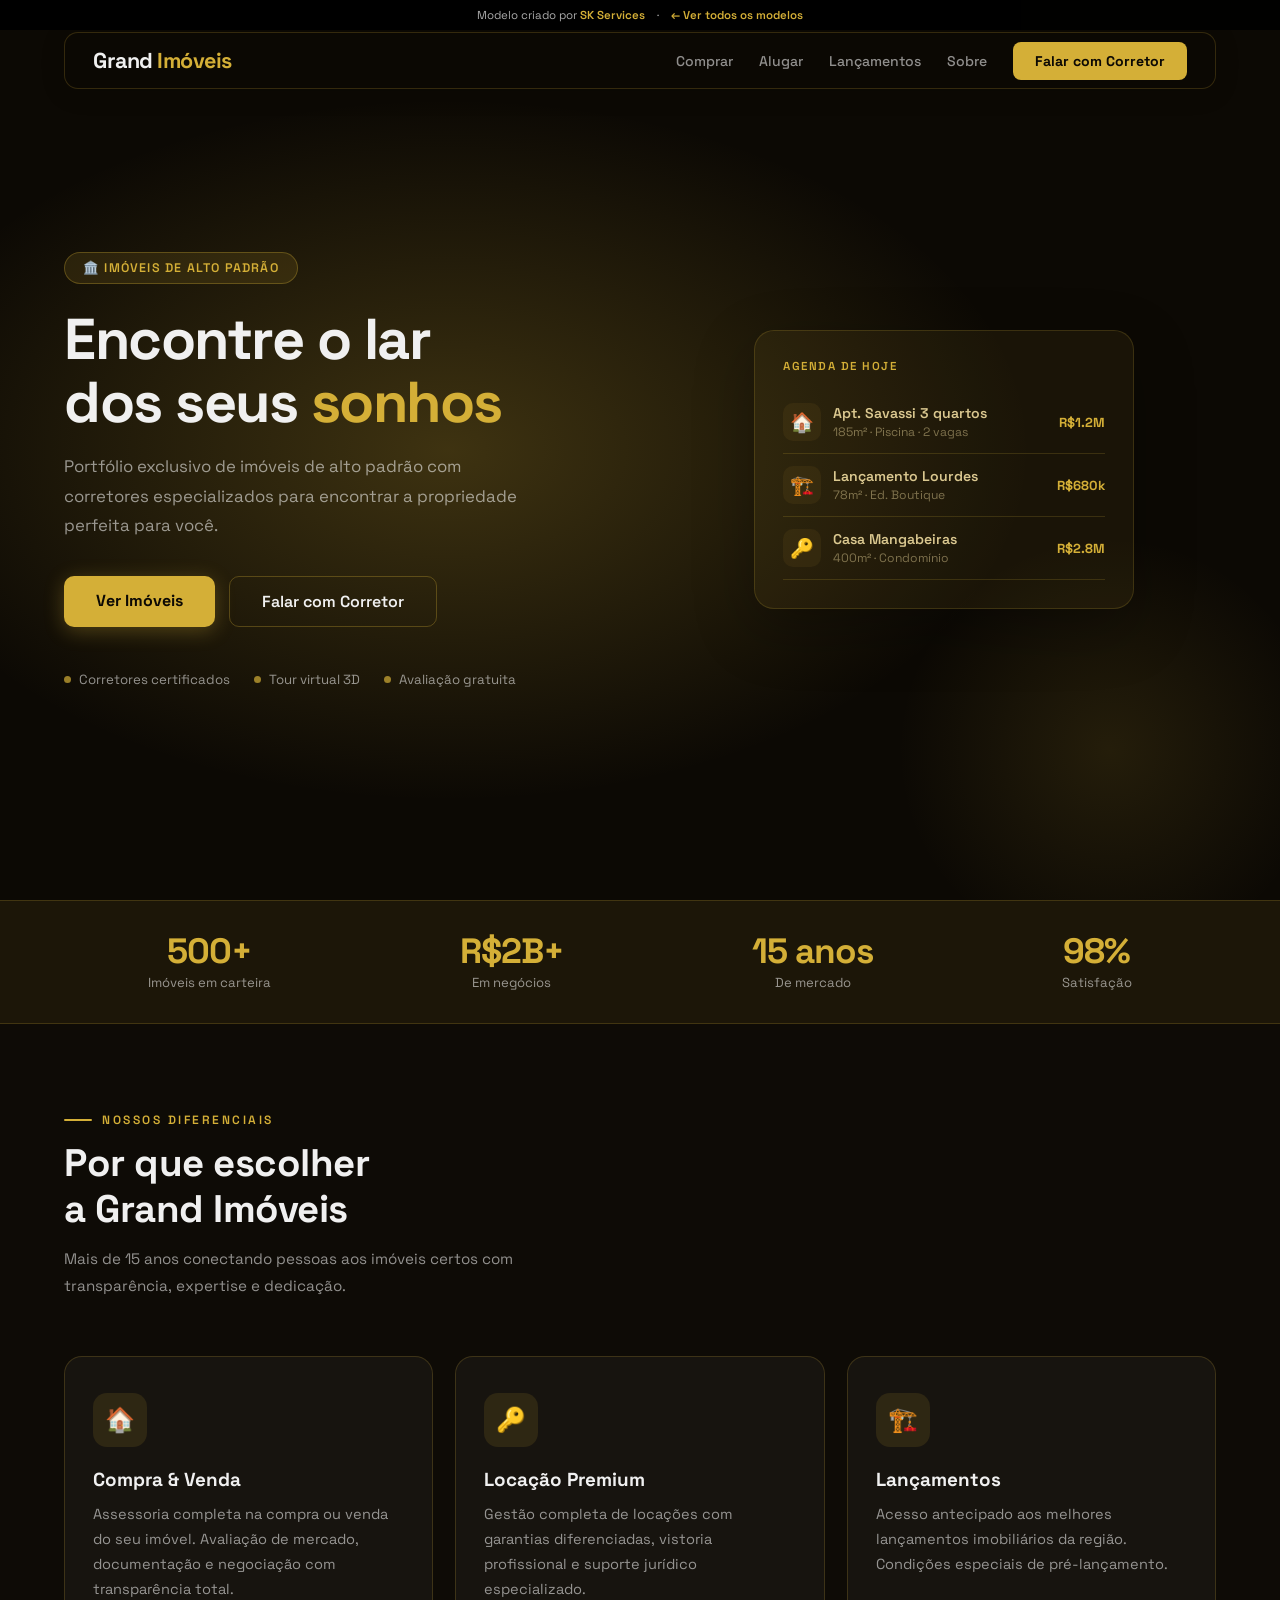
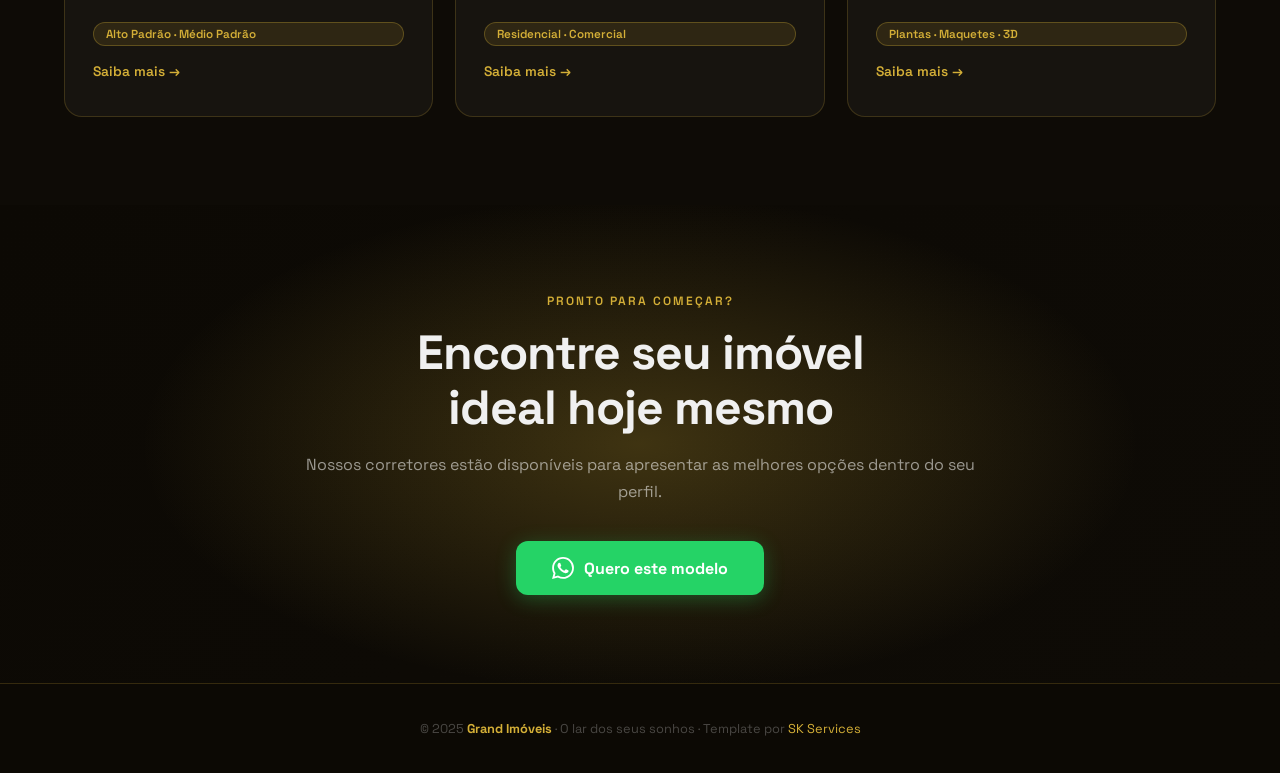
<file: templates/imoveis.html>
<!DOCTYPE html>
<html lang="pt-BR">
<head>
  <meta charset="UTF-8">
  <meta name="viewport" content="width=device-width, initial-scale=1.0">
  <title>Grand Imóveis – Encontre o lar<br>dos seus <em>sonhos</em></title>
  <link rel="preconnect" href="https://fonts.googleapis.com">
  <link href="https://fonts.googleapis.com/css2?family=Space+Grotesk:wght@300;400;500;600;700&display=swap" rel="stylesheet">
  <style>
    *{box-sizing:border-box;margin:0;padding:0}
    body{font-family:'Space Grotesk',sans-serif;background:#0c0904;color:#f0f0f0;overflow-x:hidden}

    /* SK badge */
    .sk-badge{position:fixed;top:0;left:0;right:0;background:rgba(0,0,0,0.92);color:#aaa;text-align:center;padding:8px 16px;font-size:0.72rem;z-index:9999;display:flex;align-items:center;justify-content:center;gap:12px}
    .sk-badge a{color:#d4af37;text-decoration:none;font-weight:600;transition:opacity .2s}
    .sk-badge a:hover{opacity:.75}

    /* Nav */
    nav{position:fixed;top:32px;left:0;right:0;z-index:1000;padding:0 5%}
    .nav-inner{display:flex;align-items:center;justify-content:space-between;max-width:1200px;margin:0 auto;padding:14px 28px;background:rgba(12,9,4,0.88);backdrop-filter:blur(16px);-webkit-backdrop-filter:blur(16px);border-radius:14px;border:1px solid rgba(212,175,55,0.2);box-shadow:0 4px 24px rgba(0,0,0,0.15)}
    .logo{font-size:1.35rem;font-weight:700;letter-spacing:-0.5px;color:#f0f0f0}
    .logo em{font-style:normal;color:#d4af37}
    .nav-links{display:flex;gap:26px;list-style:none}
    .nav-links a{color:rgba(255,255,255,0.55);text-decoration:none;font-size:0.88rem;font-weight:500;transition:color .2s}
    .nav-links a:hover{color:#d4af37}
    .nav-cta{background:#d4af37;color:#0c0904!important;padding:10px 22px;border-radius:8px;font-weight:700!important;transition:filter .2s!important}
    .nav-cta:hover{filter:brightness(1.12)!important}

    /* Animations */
    @keyframes pulse{0%{opacity:.55;transform:scale(1)}100%{opacity:1;transform:scale(1.12)}}
    @keyframes float{0%,100%{transform:translateY(0) rotate(0deg)}50%{transform:translateY(-14px) rotate(2deg)}}
    @keyframes floatslow{0%,100%{transform:translateY(0)}50%{transform:translateY(-8px)}}
    @keyframes fadein{from{opacity:0;transform:translateY(24px)}to{opacity:1;transform:translateY(0)}}
    @keyframes shimmer{0%{background-position:200% center}100%{background-position:-200% center}}

    /* Hero */
    .hero{min-height:100vh;display:flex;align-items:center;padding:120px 5% 80px;position:relative;overflow:hidden;background:#0c0904}
    .hero::before{content:'';position:absolute;inset:0;background:radial-gradient(ellipse 70% 60% at 35% 50%,rgba(212,175,55,0.25) 0%,transparent 65%);animation:pulse 7s ease-in-out infinite alternate;pointer-events:none}
    .hero::after{content:'';position:absolute;bottom:-100px;right:-80px;width:500px;height:500px;border-radius:50%;background:radial-gradient(circle,rgba(212,175,55,0.12) 0%,transparent 60%);pointer-events:none}
    .hero-inner{position:relative;z-index:1;max-width:1200px;margin:0 auto;width:100%;display:grid;grid-template-columns:1fr 1fr;gap:64px;align-items:center}
    .hero-left{animation:fadein .8s ease both}
    .hero-tag{display:inline-flex;align-items:center;gap:8px;background:rgba(212,175,55,0.12);border:1px solid rgba(212,175,55,0.30);color:#d4af37;padding:7px 18px;border-radius:24px;font-size:0.78rem;font-weight:600;letter-spacing:1.2px;text-transform:uppercase;margin-bottom:24px}
    .hero h1{font-size:clamp(2.4rem,4.5vw,3.8rem);font-weight:700;line-height:1.1;letter-spacing:-1.5px;margin-bottom:18px}
    .hero h1 em{font-style:normal;color:#d4af37}
    .hero-sub{font-size:1.05rem;color:rgba(255,255,255,0.55);line-height:1.75;margin-bottom:36px;max-width:480px}
    .hero-btns{display:flex;gap:14px;flex-wrap:wrap;margin-bottom:44px}
    .btn-primary{background:#d4af37;color:#0c0904;padding:14px 32px;border-radius:10px;font-weight:700;font-size:1rem;text-decoration:none;transition:all .25s;box-shadow:0 4px 20px rgba(212,175,55,0.30)}
    .btn-primary:hover{filter:brightness(1.1);transform:translateY(-2px);box-shadow:0 8px 32px rgba(212,175,55,0.25)}
    .btn-ghost{background:transparent;color:#f0f0f0;padding:14px 32px;border-radius:10px;font-weight:600;font-size:1rem;text-decoration:none;border:1.5px solid rgba(212,175,55,0.30);transition:all .25s}
    .btn-ghost:hover{border-color:#d4af37;color:#d4af37;transform:translateY(-2px)}
    .hero-perks{display:flex;gap:24px;flex-wrap:wrap}
    .perk{display:flex;align-items:center;gap:8px;font-size:0.83rem;color:rgba(255,255,255,0.55)}
    .perk-dot{width:7px;height:7px;border-radius:50%;background:#d4af37;opacity:.7}
    .hero-right{animation:fadein .8s .2s ease both;display:flex;align-items:center;justify-content:center}

    /* Stats strip */
    .stats-strip{background:rgba(212,175,55,0.08);border-top:1px solid rgba(212,175,55,0.2);border-bottom:1px solid rgba(212,175,55,0.2);padding:32px 5%}
    .stats-inner{max-width:1200px;margin:0 auto;display:flex;justify-content:space-around;gap:20px;flex-wrap:wrap}
    .stat{text-align:center;padding:0 20px}
    .stat-num{font-size:2.2rem;font-weight:700;color:#d4af37;letter-spacing:-1px;line-height:1}
    .stat-lbl{font-size:0.82rem;color:rgba(255,255,255,0.55);margin-top:6px;font-weight:400}

    /* Services */
    .services{padding:88px 5%;background:#0e0b06}
    .services-inner{max-width:1200px;margin:0 auto}
    .section-kicker{font-size:0.75rem;font-weight:600;letter-spacing:2.5px;text-transform:uppercase;color:#d4af37;margin-bottom:12px;display:flex;align-items:center;gap:10px}
    .section-kicker::before{content:'';width:28px;height:2px;background:#d4af37;border-radius:2px}
    .section-title{font-size:clamp(1.8rem,3vw,2.6rem);font-weight:700;letter-spacing:-0.5px;margin-bottom:14px;line-height:1.2}
    .section-sub{color:rgba(255,255,255,0.55);font-size:0.95rem;max-width:500px;line-height:1.75;margin-bottom:56px}
    .cards{display:grid;grid-template-columns:repeat(auto-fit,minmax(300px,1fr));gap:22px}
    .card{background:rgba(255,255,255,0.04);border:1px solid rgba(212,175,55,0.2);border-radius:18px;padding:36px 28px;transition:all .3s;position:relative;overflow:hidden;display:flex;flex-direction:column}
    .card::before{content:'';position:absolute;inset:0;background:radial-gradient(circle at 100% 0%,rgba(212,175,55,0.12),transparent 60%);opacity:0;transition:opacity .3s}
    .card:hover{background:rgba(255,255,255,0.07);border-color:rgba(212,175,55,0.30);transform:translateY(-5px);box-shadow:0 16px 48px rgba(212,175,55,.12)}
    .card:hover::before{opacity:1}
    .card-icon{width:54px;height:54px;border-radius:14px;background:rgba(212,175,55,0.12);display:flex;align-items:center;justify-content:center;font-size:1.5rem;margin-bottom:20px;flex-shrink:0}
    .card h3{font-size:1.18rem;font-weight:700;margin-bottom:10px}
    .card p{color:rgba(255,255,255,0.55);font-size:0.91rem;line-height:1.72;flex:1;margin-bottom:20px}
    .card-badge{display:inline-block;background:rgba(212,175,55,0.12);color:#d4af37;border:1px solid rgba(212,175,55,0.30);font-size:0.73rem;font-weight:600;padding:4px 12px;border-radius:20px;margin-bottom:16px}
    .card-link{color:#d4af37;font-size:0.86rem;font-weight:600;text-decoration:none;display:inline-flex;align-items:center;gap:6px;transition:gap .2s;margin-top:auto}
    .card-link:hover{gap:10px}

    /* CTA section */
    .cta-sec{padding:88px 5%;background:linear-gradient(135deg,#0c0904 0%,#0e0b06 100%);position:relative;overflow:hidden;text-align:center}
    .cta-sec::before{content:'';position:absolute;inset:0;background:radial-gradient(ellipse 60% 80% at 50% 50%,rgba(212,175,55,0.25) 0%,transparent 65%);pointer-events:none}
    .cta-inner{position:relative;z-index:1;max-width:680px;margin:0 auto}
    .cta-kicker{font-size:0.75rem;font-weight:600;letter-spacing:2px;text-transform:uppercase;color:#d4af37;margin-bottom:16px}
    .cta-h{font-size:clamp(2rem,4vw,3rem);font-weight:700;letter-spacing:-1px;margin-bottom:16px;line-height:1.15}
    .cta-sub{font-size:1rem;color:rgba(255,255,255,0.55);line-height:1.7;margin-bottom:36px}
    .btn-wa{display:inline-flex;align-items:center;gap:10px;background:#25d366;color:#fff;padding:16px 36px;border-radius:12px;font-weight:700;font-size:1rem;text-decoration:none;transition:all .25s;box-shadow:0 4px 20px rgba(37,211,102,.3)}
    .btn-wa:hover{background:#1db954;transform:translateY(-2px);box-shadow:0 8px 32px rgba(37,211,102,.4)}
    .btn-wa svg{width:22px;height:22px;fill:currentColor}

    /* Footer */
    footer{text-align:center;padding:36px 24px;border-top:1px solid rgba(212,175,55,0.2);color:rgba(255,255,255,0.25);font-size:0.8rem}
    footer strong{color:#d4af37}
    footer a{color:#d4af37;text-decoration:none}

    /* Mobile */
    @media (max-width:720px){
      .sk-badge{font-size:.65rem;padding:6px 10px}
      nav{top:28px;padding:0 3%}
      .nav-inner{padding:10px 16px;border-radius:10px}
      .nav-links{display:none}
      .hero{padding:96px 5% 56px;min-height:auto}
      .hero-inner{grid-template-columns:1fr;gap:32px}
      .hero-right{display:none}
      .hero h1{font-size:clamp(2rem,8vw,2.6rem)}
      .hero-sub{font-size:.93rem}
      .hero-btns{flex-direction:column}
      .hero-btns a{text-align:center;justify-content:center}
      .stats-inner{gap:8px}
      .stat{padding:0 10px}
      .stat-num{font-size:1.6rem}
      .cards{grid-template-columns:1fr}
      .services{padding:56px 5%}
      .cta-sec{padding:56px 5%}
      .hero-perks{gap:12px}
    }
  </style>
</head>
<body>

<div class="sk-badge">
  <span>Modelo criado por <a href="../index.html">SK Services</a></span>
  <span>·</span>
  <a href="../index.html#templates">← Ver todos os modelos</a>
</div>

<nav>
  <div class="nav-inner">
    <div class="logo">Grand <em>Imóveis</em></div>
    <ul class="nav-links">
      <li><a href="#">Comprar</a></li><li><a href="#">Alugar</a></li><li><a href="#">Lançamentos</a></li><li><a href="#">Sobre</a></li>
      <li><a href="#" class="nav-cta">Falar com Corretor</a></li>
    </ul>
  </div>
</nav>

<section class="hero">
  <div class="hero-inner">
    <div class="hero-left">
      <div class="hero-tag">🏛️ Imóveis de Alto Padrão</div>
      <h1>Encontre o lar<br>dos seus <em>sonhos</em></h1>
      <p class="hero-sub">Portfólio exclusivo de imóveis de alto padrão com corretores especializados para encontrar a propriedade perfeita para você.</p>
      <div class="hero-btns">
        <a href="#" class="btn-primary">Ver Imóveis</a>
        <a href="#" class="btn-ghost">Falar com Corretor</a>
      </div>
      <div class="hero-perks">
        <span class="perk"><span class="perk-dot"></span>Corretores certificados</span><span class="perk"><span class="perk-dot"></span>Tour virtual 3D</span><span class="perk"><span class="perk-dot"></span>Avaliação gratuita</span>
      </div>
    </div>
    <div class="hero-right">
      <div style="background:rgba(212,175,55,0.07);border:1px solid rgba(212,175,55,0.18);border-radius:20px;padding:28px;width:100%;max-width:380px;animation:floatslow 5s ease-in-out infinite;box-shadow:0 20px 60px rgba(0,0,0,.25)">
  <div style="font-size:.72rem;font-weight:600;letter-spacing:1.5px;text-transform:uppercase;color:#d4af37;margin-bottom:18px">Agenda de hoje</div>
  <div style="display:flex;align-items:center;gap:12px;padding:12px 0;border-bottom:1px solid rgba(212,175,55,0.18);"><div style="width:38px;height:38px;border-radius:10px;background:rgba(212,175,55,0.07);display:flex;align-items:center;justify-content:center;font-size:1.2rem;flex-shrink:0">🏠</div><div><div style="font-size:.88rem;font-weight:600;color:rgba(240,220,160,0.9);margin-bottom:2px">Apt. Savassi 3 quartos</div><div style="font-size:.76rem;color:rgba(240,220,160,0.45)">185m² · Piscina · 2 vagas</div></div><div style="margin-left:auto;font-size:.82rem;font-weight:700;color:#d4af37">R$1.2M</div></div><div style="display:flex;align-items:center;gap:12px;padding:12px 0;border-bottom:1px solid rgba(212,175,55,0.18);"><div style="width:38px;height:38px;border-radius:10px;background:rgba(212,175,55,0.07);display:flex;align-items:center;justify-content:center;font-size:1.2rem;flex-shrink:0">🏗️</div><div><div style="font-size:.88rem;font-weight:600;color:rgba(240,220,160,0.9);margin-bottom:2px">Lançamento Lourdes</div><div style="font-size:.76rem;color:rgba(240,220,160,0.45)">78m² · Ed. Boutique</div></div><div style="margin-left:auto;font-size:.82rem;font-weight:700;color:#d4af37">R$680k</div></div><div style="display:flex;align-items:center;gap:12px;padding:12px 0;border-bottom:1px solid rgba(212,175,55,0.18);"><div style="width:38px;height:38px;border-radius:10px;background:rgba(212,175,55,0.07);display:flex;align-items:center;justify-content:center;font-size:1.2rem;flex-shrink:0">🔑</div><div><div style="font-size:.88rem;font-weight:600;color:rgba(240,220,160,0.9);margin-bottom:2px">Casa Mangabeiras</div><div style="font-size:.76rem;color:rgba(240,220,160,0.45)">400m² · Condomínio</div></div><div style="margin-left:auto;font-size:.82rem;font-weight:700;color:#d4af37">R$2.8M</div></div>
</div>
    </div>
  </div>
</section>

<div class="stats-strip">
  <div class="stats-inner">
    <div class="stat"><div class="stat-num">500+</div><div class="stat-lbl">Imóveis em carteira</div></div><div class="stat"><div class="stat-num">R$2B+</div><div class="stat-lbl">Em negócios</div></div><div class="stat"><div class="stat-num">15 anos</div><div class="stat-lbl">De mercado</div></div><div class="stat"><div class="stat-num">98%</div><div class="stat-lbl">Satisfação</div></div>
  </div>
</div>

<section class="services">
  <div class="services-inner">
    <p class="section-kicker">Nossos Diferenciais</p>
    <h2 class="section-title">Por que escolher<br>a Grand Imóveis</h2>
    <p class="section-sub">Mais de 15 anos conectando pessoas aos imóveis certos com transparência, expertise e dedicação.</p>
    <div class="cards">
      
      <div class="card">
        <div class="card-icon">🏠</div>
        <h3>Compra & Venda</h3>
        <p>Assessoria completa na compra ou venda do seu imóvel. Avaliação de mercado, documentação e negociação com transparência total.</p>
        <span class="card-badge">Alto Padrão · Médio Padrão</span>
        <a href="#" class="card-link">Saiba mais →</a>
      </div>
      <div class="card">
        <div class="card-icon">🔑</div>
        <h3>Locação Premium</h3>
        <p>Gestão completa de locações com garantias diferenciadas, vistoria profissional e suporte jurídico especializado.</p>
        <span class="card-badge">Residencial · Comercial</span>
        <a href="#" class="card-link">Saiba mais →</a>
      </div>
      <div class="card">
        <div class="card-icon">🏗️</div>
        <h3>Lançamentos</h3>
        <p>Acesso antecipado aos melhores lançamentos imobiliários da região. Condições especiais de pré-lançamento.</p>
        <span class="card-badge">Plantas · Maquetes · 3D</span>
        <a href="#" class="card-link">Saiba mais →</a>
      </div>
    </div>
  </div>
</section>

<section class="cta-sec">
  <div class="cta-inner">
    <p class="cta-kicker">Pronto para começar?</p>
    <h2 class="cta-h">Encontre seu imóvel<br>ideal hoje mesmo</h2>
    <p class="cta-sub">Nossos corretores estão disponíveis para apresentar as melhores opções dentro do seu perfil.</p>
    <a href="https://wa.me/5531992914959?text=Olá!%20Vi%20o%20modelo%20Grand%20Imóveis%20e%20quero%20um%20orçamento." class="btn-wa" target="_blank">
      <svg viewBox="0 0 24 24"><path d="M17.472 14.382c-.297-.149-1.758-.867-2.03-.967-.273-.099-.471-.148-.67.15-.197.297-.767.966-.94 1.164-.173.199-.347.223-.644.075-.297-.15-1.255-.463-2.39-1.475-.883-.788-1.48-1.761-1.653-2.059-.173-.297-.018-.458.13-.606.134-.133.298-.347.446-.52.149-.174.198-.298.298-.497.099-.198.05-.371-.025-.52-.075-.149-.669-1.612-.916-2.207-.242-.579-.487-.5-.669-.51-.173-.008-.371-.01-.57-.01-.198 0-.52.074-.792.372-.272.297-1.04 1.016-1.04 2.479 0 1.462 1.065 2.875 1.213 3.074.149.198 2.096 3.2 5.077 4.487.709.306 1.262.489 1.694.625.712.227 1.36.195 1.871.118.571-.085 1.758-.719 2.006-1.413.248-.694.248-1.289.173-1.413-.074-.124-.272-.198-.57-.347m-5.421 7.403h-.004a9.87 9.87 0 01-5.031-1.378l-.361-.214-3.741.982.998-3.648-.235-.374a9.86 9.86 0 01-1.51-5.26c.001-5.45 4.436-9.884 9.888-9.884 2.64 0 5.122 1.03 6.988 2.898a9.825 9.825 0 012.893 6.994c-.003 5.45-4.437 9.884-9.885 9.884m8.413-18.297A11.815 11.815 0 0012.05 0C5.495 0 .16 5.335.157 11.892c0 2.096.547 4.142 1.588 5.945L.057 24l6.305-1.654a11.882 11.882 0 005.683 1.448h.005c6.554 0 11.89-5.335 11.893-11.893a11.821 11.821 0 00-3.48-8.413z"/></svg>
      Quero este modelo
    </a>
  </div>
</section>

<footer>
  <p>© 2025 <strong>Grand Imóveis</strong> · O lar dos seus sonhos · Template por <a href="../index.html">SK Services</a></p>
</footer>

</body>
</html>
</file>
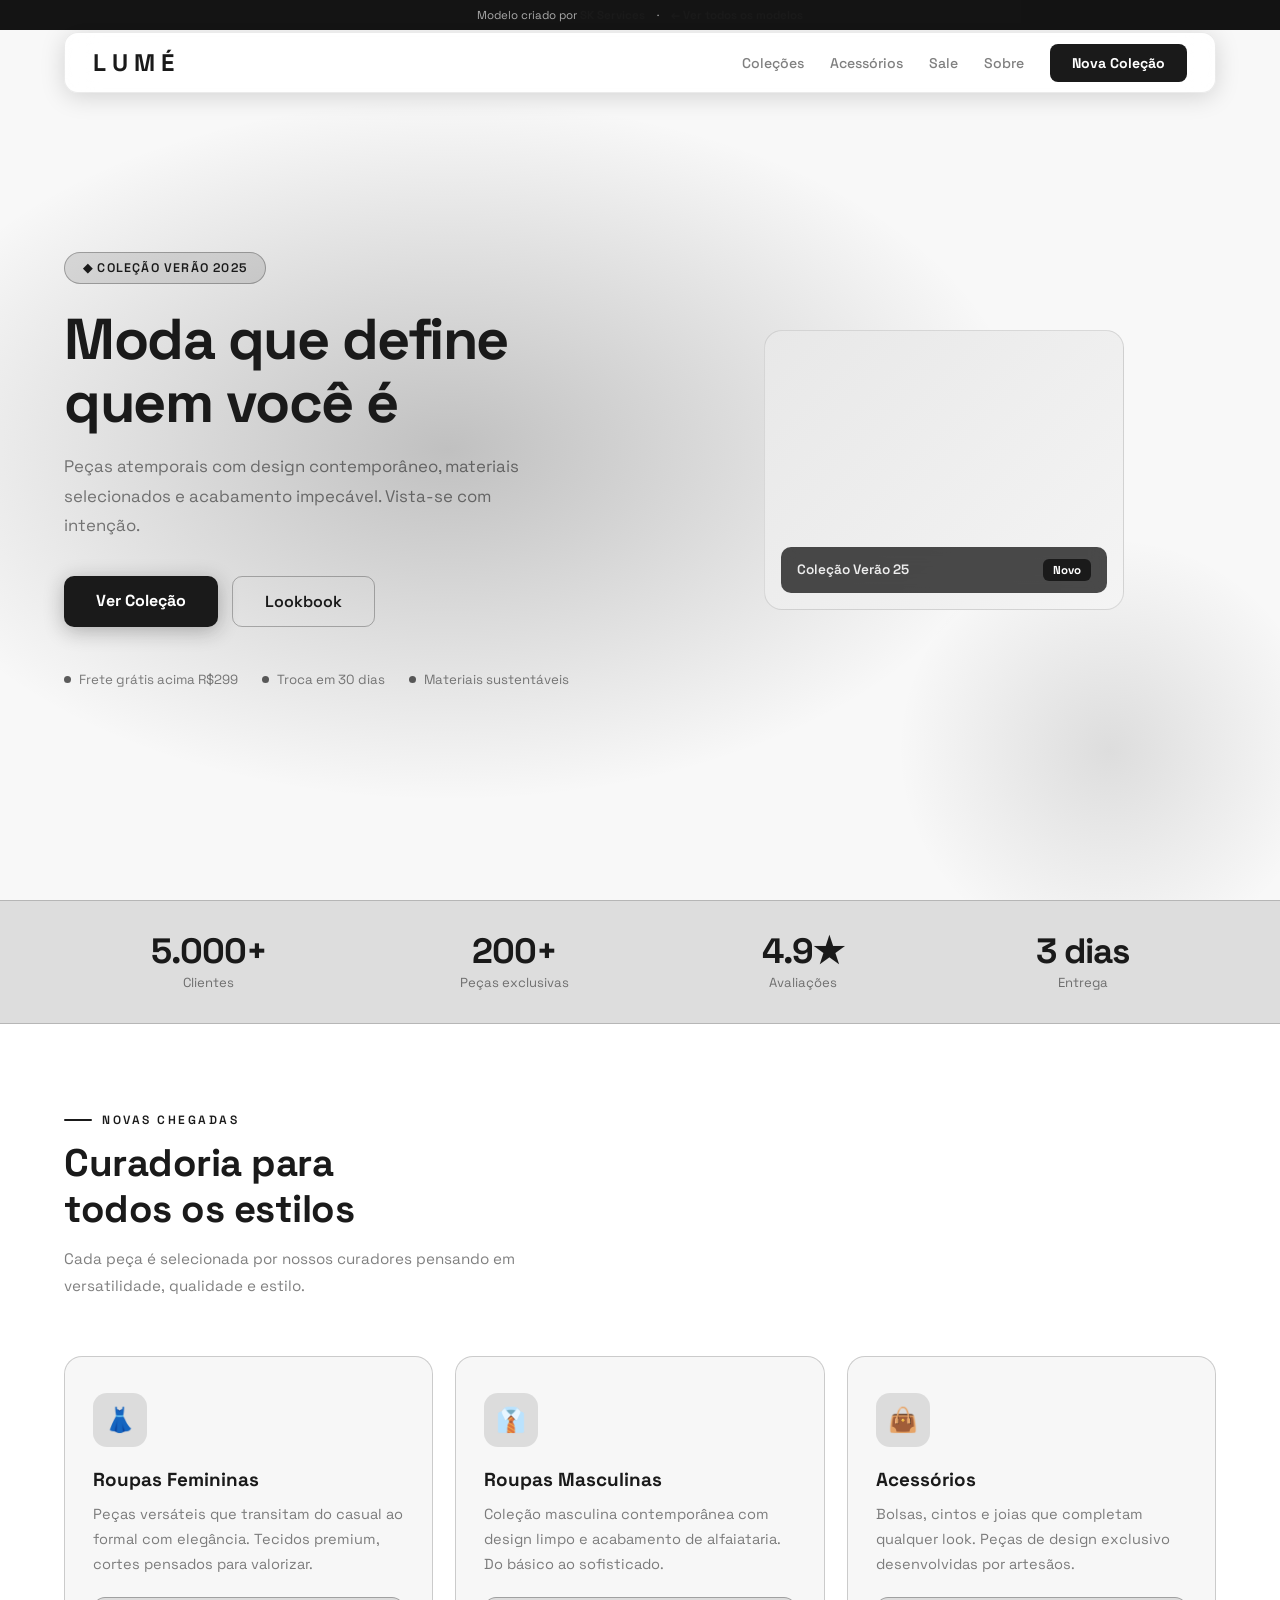
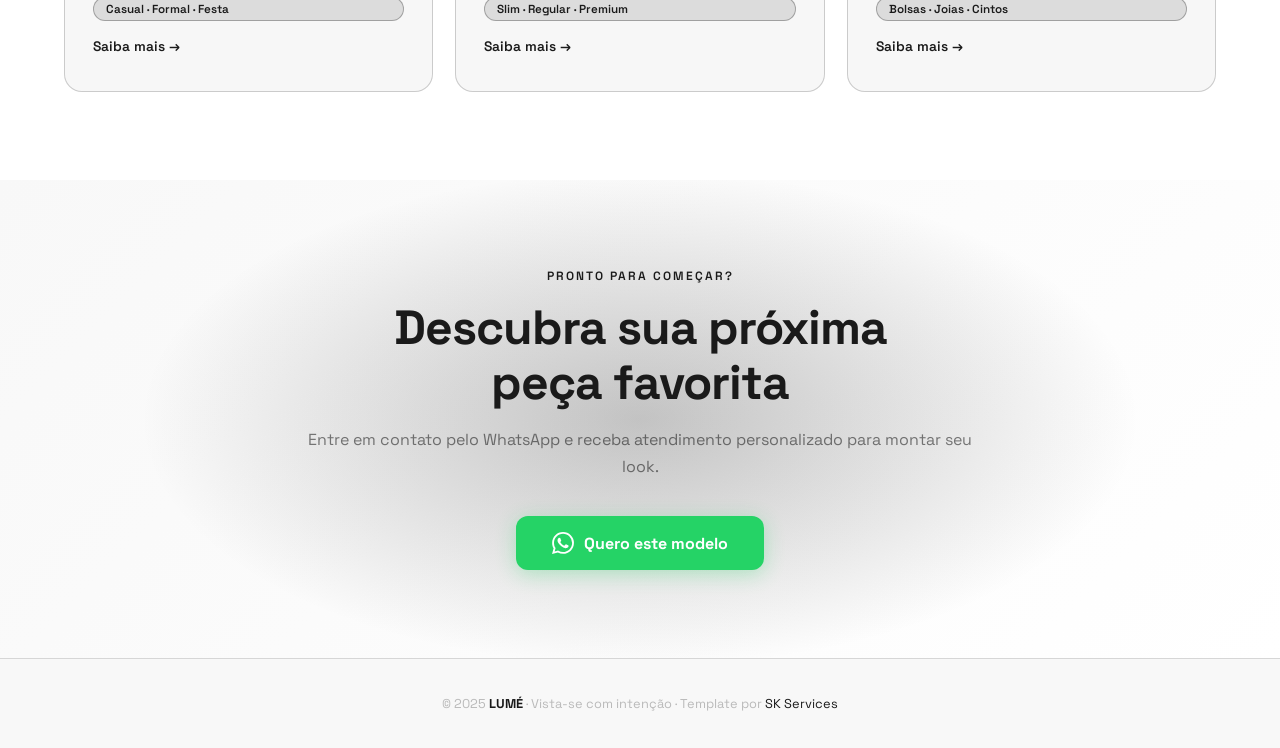
<file: templates/moda.html>
<!DOCTYPE html>
<html lang="pt-BR">
<head>
  <meta charset="UTF-8">
  <meta name="viewport" content="width=device-width, initial-scale=1.0">
  <title>LUMÉ – Moda que define<br><em>quem você é</em></title>
  <link rel="preconnect" href="https://fonts.googleapis.com">
  <link href="https://fonts.googleapis.com/css2?family=Space+Grotesk:wght@300;400;500;600;700&display=swap" rel="stylesheet">
  <style>
    *{box-sizing:border-box;margin:0;padding:0}
    body{font-family:'Space Grotesk',sans-serif;background:#f8f8f8;color:#1a1a1a;overflow-x:hidden}

    /* SK badge */
    .sk-badge{position:fixed;top:0;left:0;right:0;background:rgba(0,0,0,0.92);color:#aaa;text-align:center;padding:8px 16px;font-size:0.72rem;z-index:9999;display:flex;align-items:center;justify-content:center;gap:12px}
    .sk-badge a{color:#1a1a1a;text-decoration:none;font-weight:600;transition:opacity .2s}
    .sk-badge a:hover{opacity:.75}

    /* Nav */
    nav{position:fixed;top:32px;left:0;right:0;z-index:1000;padding:0 5%}
    .nav-inner{display:flex;align-items:center;justify-content:space-between;max-width:1200px;margin:0 auto;padding:14px 28px;background:rgba(255,255,255,0.88);backdrop-filter:blur(16px);-webkit-backdrop-filter:blur(16px);border-radius:14px;border:1px solid rgba(0,0,0,0.08);box-shadow:0 4px 24px rgba(0,0,0,0.15)}
    .logo{font-size:1.35rem;font-weight:700;letter-spacing:-0.5px;color:#1a1a1a}
    .logo em{font-style:normal;color:#1a1a1a}
    .nav-links{display:flex;gap:26px;list-style:none}
    .nav-links a{color:rgba(0,0,0,0.5);text-decoration:none;font-size:0.88rem;font-weight:500;transition:color .2s}
    .nav-links a:hover{color:#1a1a1a}
    .nav-cta{background:#1a1a1a;color:#fff!important;padding:10px 22px;border-radius:8px;font-weight:700!important;transition:filter .2s!important}
    .nav-cta:hover{filter:brightness(1.12)!important}

    /* Animations */
    @keyframes pulse{0%{opacity:.55;transform:scale(1)}100%{opacity:1;transform:scale(1.12)}}
    @keyframes float{0%,100%{transform:translateY(0) rotate(0deg)}50%{transform:translateY(-14px) rotate(2deg)}}
    @keyframes floatslow{0%,100%{transform:translateY(0)}50%{transform:translateY(-8px)}}
    @keyframes fadein{from{opacity:0;transform:translateY(24px)}to{opacity:1;transform:translateY(0)}}
    @keyframes shimmer{0%{background-position:200% center}100%{background-position:-200% center}}

    /* Hero */
    .hero{min-height:100vh;display:flex;align-items:center;padding:120px 5% 80px;position:relative;overflow:hidden;background:#f8f8f8}
    .hero::before{content:'';position:absolute;inset:0;background:radial-gradient(ellipse 70% 60% at 35% 50%,rgba(26,26,26,0.25) 0%,transparent 65%);animation:pulse 7s ease-in-out infinite alternate;pointer-events:none}
    .hero::after{content:'';position:absolute;bottom:-100px;right:-80px;width:500px;height:500px;border-radius:50%;background:radial-gradient(circle,rgba(26,26,26,0.12) 0%,transparent 60%);pointer-events:none}
    .hero-inner{position:relative;z-index:1;max-width:1200px;margin:0 auto;width:100%;display:grid;grid-template-columns:1fr 1fr;gap:64px;align-items:center}
    .hero-left{animation:fadein .8s ease both}
    .hero-tag{display:inline-flex;align-items:center;gap:8px;background:rgba(26,26,26,0.12);border:1px solid rgba(26,26,26,0.30);color:#1a1a1a;padding:7px 18px;border-radius:24px;font-size:0.78rem;font-weight:600;letter-spacing:1.2px;text-transform:uppercase;margin-bottom:24px}
    .hero h1{font-size:clamp(2.4rem,4.5vw,3.8rem);font-weight:700;line-height:1.1;letter-spacing:-1.5px;margin-bottom:18px}
    .hero h1 em{font-style:normal;color:#1a1a1a}
    .hero-sub{font-size:1.05rem;color:rgba(0,0,0,0.5);line-height:1.75;margin-bottom:36px;max-width:480px}
    .hero-btns{display:flex;gap:14px;flex-wrap:wrap;margin-bottom:44px}
    .btn-primary{background:#1a1a1a;color:#fff;padding:14px 32px;border-radius:10px;font-weight:700;font-size:1rem;text-decoration:none;transition:all .25s;box-shadow:0 4px 20px rgba(26,26,26,0.30)}
    .btn-primary:hover{filter:brightness(1.1);transform:translateY(-2px);box-shadow:0 8px 32px rgba(26,26,26,0.25)}
    .btn-ghost{background:transparent;color:#1a1a1a;padding:14px 32px;border-radius:10px;font-weight:600;font-size:1rem;text-decoration:none;border:1.5px solid rgba(26,26,26,0.30);transition:all .25s}
    .btn-ghost:hover{border-color:#1a1a1a;color:#1a1a1a;transform:translateY(-2px)}
    .hero-perks{display:flex;gap:24px;flex-wrap:wrap}
    .perk{display:flex;align-items:center;gap:8px;font-size:0.83rem;color:rgba(0,0,0,0.5)}
    .perk-dot{width:7px;height:7px;border-radius:50%;background:#1a1a1a;opacity:.7}
    .hero-right{animation:fadein .8s .2s ease both;display:flex;align-items:center;justify-content:center}

    /* Stats strip */
    .stats-strip{background:rgba(26,26,26,0.12);border-top:1px solid rgba(26,26,26,0.2);border-bottom:1px solid rgba(26,26,26,0.2);padding:32px 5%}
    .stats-inner{max-width:1200px;margin:0 auto;display:flex;justify-content:space-around;gap:20px;flex-wrap:wrap}
    .stat{text-align:center;padding:0 20px}
    .stat-num{font-size:2.2rem;font-weight:700;color:#1a1a1a;letter-spacing:-1px;line-height:1}
    .stat-lbl{font-size:0.82rem;color:rgba(0,0,0,0.5);margin-top:6px;font-weight:400}

    /* Services */
    .services{padding:88px 5%;background:#fff}
    .services-inner{max-width:1200px;margin:0 auto}
    .section-kicker{font-size:0.75rem;font-weight:600;letter-spacing:2.5px;text-transform:uppercase;color:#1a1a1a;margin-bottom:12px;display:flex;align-items:center;gap:10px}
    .section-kicker::before{content:'';width:28px;height:2px;background:#1a1a1a;border-radius:2px}
    .section-title{font-size:clamp(1.8rem,3vw,2.6rem);font-weight:700;letter-spacing:-0.5px;margin-bottom:14px;line-height:1.2}
    .section-sub{color:rgba(0,0,0,0.5);font-size:0.95rem;max-width:500px;line-height:1.75;margin-bottom:56px}
    .cards{display:grid;grid-template-columns:repeat(auto-fit,minmax(300px,1fr));gap:22px}
    .card{background:rgba(0,0,0,0.03);border:1px solid rgba(26,26,26,0.2);border-radius:18px;padding:36px 28px;transition:all .3s;position:relative;overflow:hidden;display:flex;flex-direction:column}
    .card::before{content:'';position:absolute;inset:0;background:radial-gradient(circle at 100% 0%,rgba(26,26,26,0.12),transparent 60%);opacity:0;transition:opacity .3s}
    .card:hover{background:rgba(0,0,0,0.05);border-color:rgba(26,26,26,0.30);transform:translateY(-5px);box-shadow:0 16px 48px rgba(26,26,26,.12)}
    .card:hover::before{opacity:1}
    .card-icon{width:54px;height:54px;border-radius:14px;background:rgba(26,26,26,0.12);display:flex;align-items:center;justify-content:center;font-size:1.5rem;margin-bottom:20px;flex-shrink:0}
    .card h3{font-size:1.18rem;font-weight:700;margin-bottom:10px}
    .card p{color:rgba(0,0,0,0.5);font-size:0.91rem;line-height:1.72;flex:1;margin-bottom:20px}
    .card-badge{display:inline-block;background:rgba(26,26,26,0.12);color:#1a1a1a;border:1px solid rgba(26,26,26,0.30);font-size:0.73rem;font-weight:600;padding:4px 12px;border-radius:20px;margin-bottom:16px}
    .card-link{color:#1a1a1a;font-size:0.86rem;font-weight:600;text-decoration:none;display:inline-flex;align-items:center;gap:6px;transition:gap .2s;margin-top:auto}
    .card-link:hover{gap:10px}

    /* CTA section */
    .cta-sec{padding:88px 5%;background:linear-gradient(135deg,#f8f8f8 0%,#ffffff 100%);position:relative;overflow:hidden;text-align:center}
    .cta-sec::before{content:'';position:absolute;inset:0;background:radial-gradient(ellipse 60% 80% at 50% 50%,rgba(26,26,26,0.25) 0%,transparent 65%);pointer-events:none}
    .cta-inner{position:relative;z-index:1;max-width:680px;margin:0 auto}
    .cta-kicker{font-size:0.75rem;font-weight:600;letter-spacing:2px;text-transform:uppercase;color:#1a1a1a;margin-bottom:16px}
    .cta-h{font-size:clamp(2rem,4vw,3rem);font-weight:700;letter-spacing:-1px;margin-bottom:16px;line-height:1.15}
    .cta-sub{font-size:1rem;color:rgba(0,0,0,0.5);line-height:1.7;margin-bottom:36px}
    .btn-wa{display:inline-flex;align-items:center;gap:10px;background:#25d366;color:#fff;padding:16px 36px;border-radius:12px;font-weight:700;font-size:1rem;text-decoration:none;transition:all .25s;box-shadow:0 4px 20px rgba(37,211,102,.3)}
    .btn-wa:hover{background:#1db954;transform:translateY(-2px);box-shadow:0 8px 32px rgba(37,211,102,.4)}
    .btn-wa svg{width:22px;height:22px;fill:currentColor}

    /* Footer */
    footer{text-align:center;padding:36px 24px;border-top:1px solid rgba(26,26,26,0.15);color:rgba(0,0,0,0.25);font-size:0.8rem}
    footer strong{color:#1a1a1a}
    footer a{color:#1a1a1a;text-decoration:none}

    /* Mobile */
    @media (max-width:720px){
      .sk-badge{font-size:.65rem;padding:6px 10px}
      nav{top:28px;padding:0 3%}
      .nav-inner{padding:10px 16px;border-radius:10px}
      .nav-links{display:none}
      .hero{padding:96px 5% 56px;min-height:auto}
      .hero-inner{grid-template-columns:1fr;gap:32px}
      .hero-right{display:none}
      .hero h1{font-size:clamp(2rem,8vw,2.6rem)}
      .hero-sub{font-size:.93rem}
      .hero-btns{flex-direction:column}
      .hero-btns a{text-align:center;justify-content:center}
      .stats-inner{gap:8px}
      .stat{padding:0 10px}
      .stat-num{font-size:1.6rem}
      .cards{grid-template-columns:1fr}
      .services{padding:56px 5%}
      .cta-sec{padding:56px 5%}
      .hero-perks{gap:12px}
    }
  </style>
</head>
<body>

<div class="sk-badge">
  <span>Modelo criado por <a href="../index.html">SK Services</a></span>
  <span>·</span>
  <a href="../index.html#templates">← Ver todos os modelos</a>
</div>

<nav>
  <div class="nav-inner">
    <div class="logo"><span style="letter-spacing:6px;font-size:1.5rem">LUMÉ</span></div>
    <ul class="nav-links">
      <li><a href="#">Coleções</a></li><li><a href="#">Acessórios</a></li><li><a href="#">Sale</a></li><li><a href="#">Sobre</a></li>
      <li><a href="#" class="nav-cta">Nova Coleção</a></li>
    </ul>
  </div>
</nav>

<section class="hero">
  <div class="hero-inner">
    <div class="hero-left">
      <div class="hero-tag">◆ Coleção Verão 2025</div>
      <h1>Moda que define<br><em>quem você é</em></h1>
      <p class="hero-sub">Peças atemporais com design contemporâneo, materiais selecionados e acabamento impecável. Vista-se com intenção.</p>
      <div class="hero-btns">
        <a href="#" class="btn-primary">Ver Coleção</a>
        <a href="#" class="btn-ghost">Lookbook</a>
      </div>
      <div class="hero-perks">
        <span class="perk"><span class="perk-dot"></span>Frete grátis acima R$299</span><span class="perk"><span class="perk-dot"></span>Troca em 30 dias</span><span class="perk"><span class="perk-dot"></span>Materiais sustentáveis</span>
      </div>
    </div>
    <div class="hero-right">
      <div style="width:100%;max-width:360px;animation:floatslow 5s ease-in-out infinite">
  <div style="background:linear-gradient(135deg,#e8e8e8,#f4f4f4);border-radius:18px;height:280px;display:flex;align-items:center;justify-content:center;font-size:4rem;position:relative;border:1px solid rgba(26,26,26,0.12)">
    <div style="position:absolute;bottom:16px;left:16px;right:16px;background:rgba(0,0,0,.7);backdrop-filter:blur(8px);border-radius:10px;padding:12px 16px;display:flex;align-items:center;justify-content:space-between">
      <span style="font-size:.85rem;font-weight:600;color:rgba(255,255,255,0.9)">Coleção Verão 25</span>
      <span style="background:#1a1a1a;color:#fff;font-size:.72rem;font-weight:700;padding:4px 10px;border-radius:6px">Novo</span>
    </div>
  </div>
</div>
    </div>
  </div>
</section>

<div class="stats-strip">
  <div class="stats-inner">
    <div class="stat"><div class="stat-num">5.000+</div><div class="stat-lbl">Clientes</div></div><div class="stat"><div class="stat-num">200+</div><div class="stat-lbl">Peças exclusivas</div></div><div class="stat"><div class="stat-num">4.9★</div><div class="stat-lbl">Avaliações</div></div><div class="stat"><div class="stat-num">3 dias</div><div class="stat-lbl">Entrega</div></div>
  </div>
</div>

<section class="services">
  <div class="services-inner">
    <p class="section-kicker">Novas Chegadas</p>
    <h2 class="section-title">Curadoria para<br>todos os estilos</h2>
    <p class="section-sub">Cada peça é selecionada por nossos curadores pensando em versatilidade, qualidade e estilo.</p>
    <div class="cards">
      
      <div class="card">
        <div class="card-icon">👗</div>
        <h3>Roupas Femininas</h3>
        <p>Peças versáteis que transitam do casual ao formal com elegância. Tecidos premium, cortes pensados para valorizar.</p>
        <span class="card-badge">Casual · Formal · Festa</span>
        <a href="#" class="card-link">Saiba mais →</a>
      </div>
      <div class="card">
        <div class="card-icon">👔</div>
        <h3>Roupas Masculinas</h3>
        <p>Coleção masculina contemporânea com design limpo e acabamento de alfaiataria. Do básico ao sofisticado.</p>
        <span class="card-badge">Slim · Regular · Premium</span>
        <a href="#" class="card-link">Saiba mais →</a>
      </div>
      <div class="card">
        <div class="card-icon">👜</div>
        <h3>Acessórios</h3>
        <p>Bolsas, cintos e joias que completam qualquer look. Peças de design exclusivo desenvolvidas por artesãos.</p>
        <span class="card-badge">Bolsas · Joias · Cintos</span>
        <a href="#" class="card-link">Saiba mais →</a>
      </div>
    </div>
  </div>
</section>

<section class="cta-sec">
  <div class="cta-inner">
    <p class="cta-kicker">Pronto para começar?</p>
    <h2 class="cta-h">Descubra sua próxima<br>peça favorita</h2>
    <p class="cta-sub">Entre em contato pelo WhatsApp e receba atendimento personalizado para montar seu look.</p>
    <a href="https://wa.me/5531992914959?text=Olá!%20Vi%20o%20modelo%20LUMÉ%20e%20quero%20um%20orçamento." class="btn-wa" target="_blank">
      <svg viewBox="0 0 24 24"><path d="M17.472 14.382c-.297-.149-1.758-.867-2.03-.967-.273-.099-.471-.148-.67.15-.197.297-.767.966-.94 1.164-.173.199-.347.223-.644.075-.297-.15-1.255-.463-2.39-1.475-.883-.788-1.48-1.761-1.653-2.059-.173-.297-.018-.458.13-.606.134-.133.298-.347.446-.52.149-.174.198-.298.298-.497.099-.198.05-.371-.025-.52-.075-.149-.669-1.612-.916-2.207-.242-.579-.487-.5-.669-.51-.173-.008-.371-.01-.57-.01-.198 0-.52.074-.792.372-.272.297-1.04 1.016-1.04 2.479 0 1.462 1.065 2.875 1.213 3.074.149.198 2.096 3.2 5.077 4.487.709.306 1.262.489 1.694.625.712.227 1.36.195 1.871.118.571-.085 1.758-.719 2.006-1.413.248-.694.248-1.289.173-1.413-.074-.124-.272-.198-.57-.347m-5.421 7.403h-.004a9.87 9.87 0 01-5.031-1.378l-.361-.214-3.741.982.998-3.648-.235-.374a9.86 9.86 0 01-1.51-5.26c.001-5.45 4.436-9.884 9.888-9.884 2.64 0 5.122 1.03 6.988 2.898a9.825 9.825 0 012.893 6.994c-.003 5.45-4.437 9.884-9.885 9.884m8.413-18.297A11.815 11.815 0 0012.05 0C5.495 0 .16 5.335.157 11.892c0 2.096.547 4.142 1.588 5.945L.057 24l6.305-1.654a11.882 11.882 0 005.683 1.448h.005c6.554 0 11.89-5.335 11.893-11.893a11.821 11.821 0 00-3.48-8.413z"/></svg>
      Quero este modelo
    </a>
  </div>
</section>

<footer>
  <p>© 2025 <strong>LUMÉ</strong> · Vista-se com intenção · Template por <a href="../index.html">SK Services</a></p>
</footer>

</body>
</html>
</file>
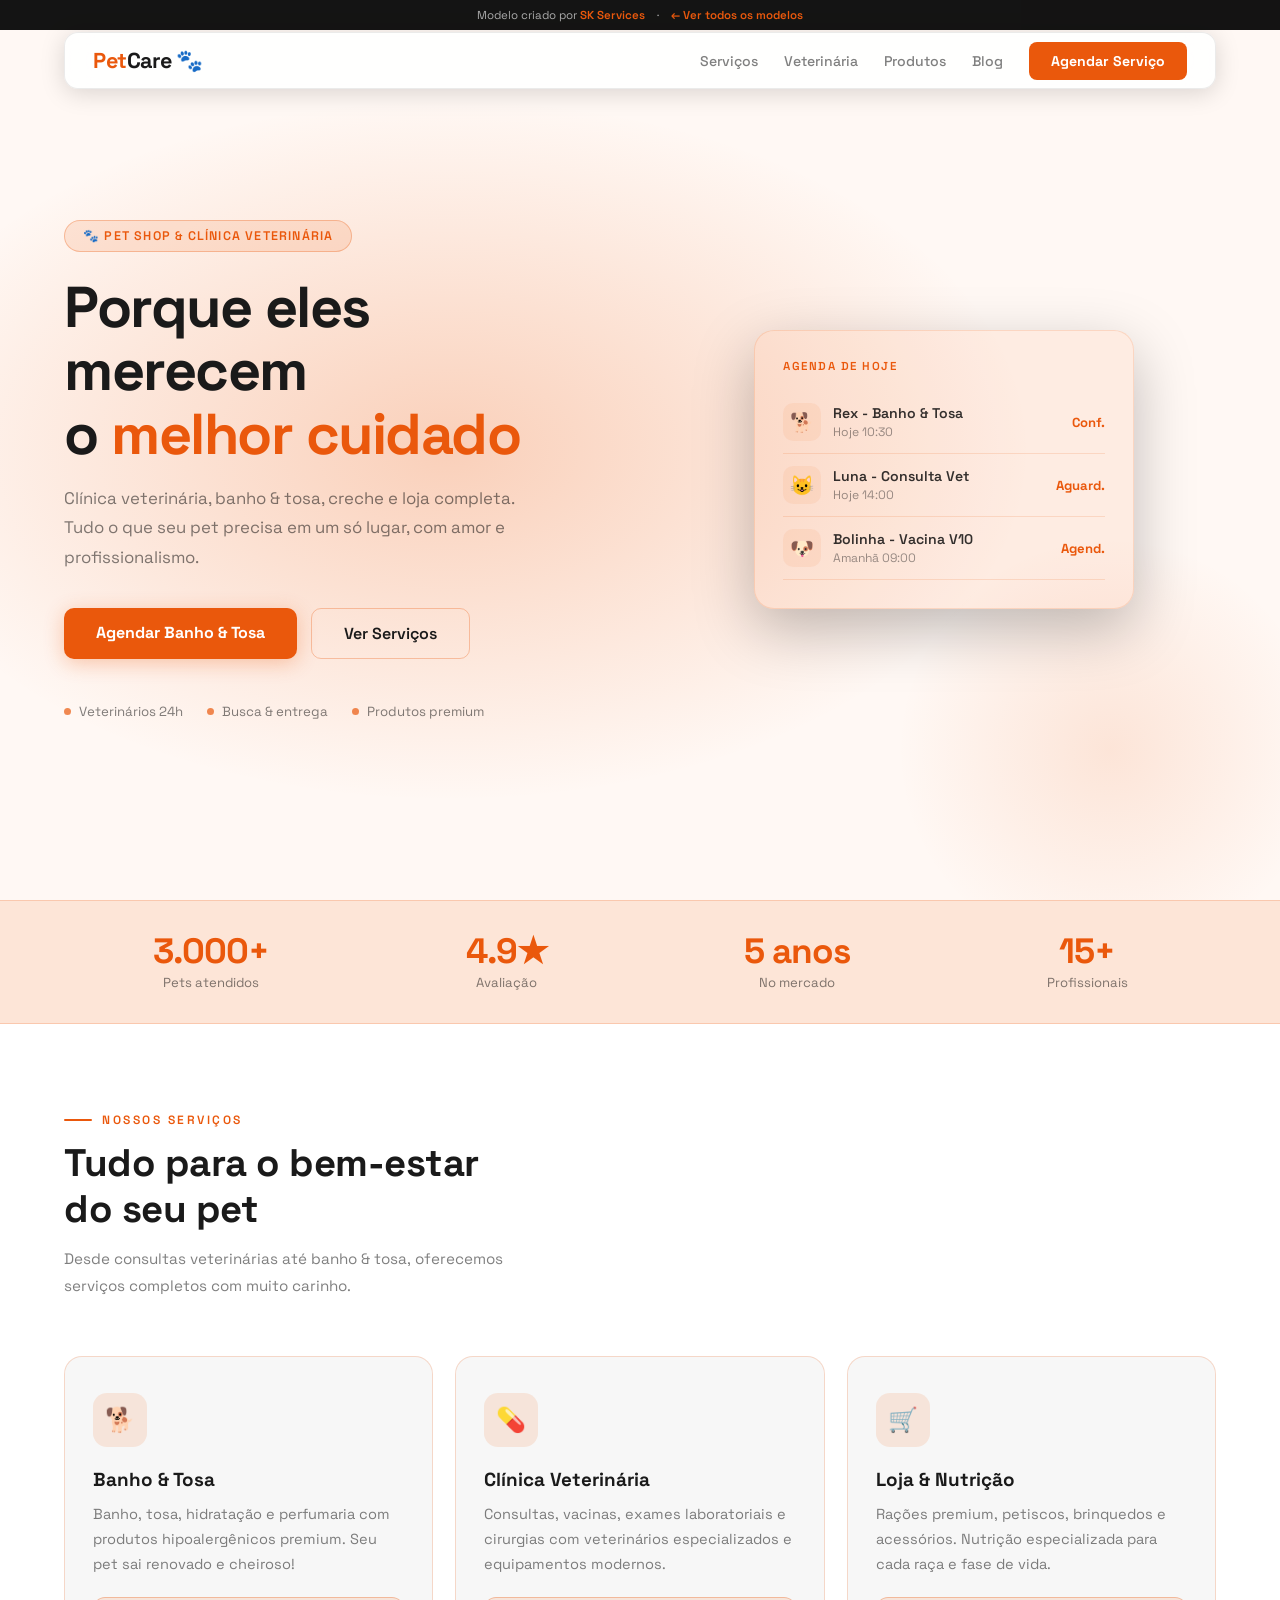
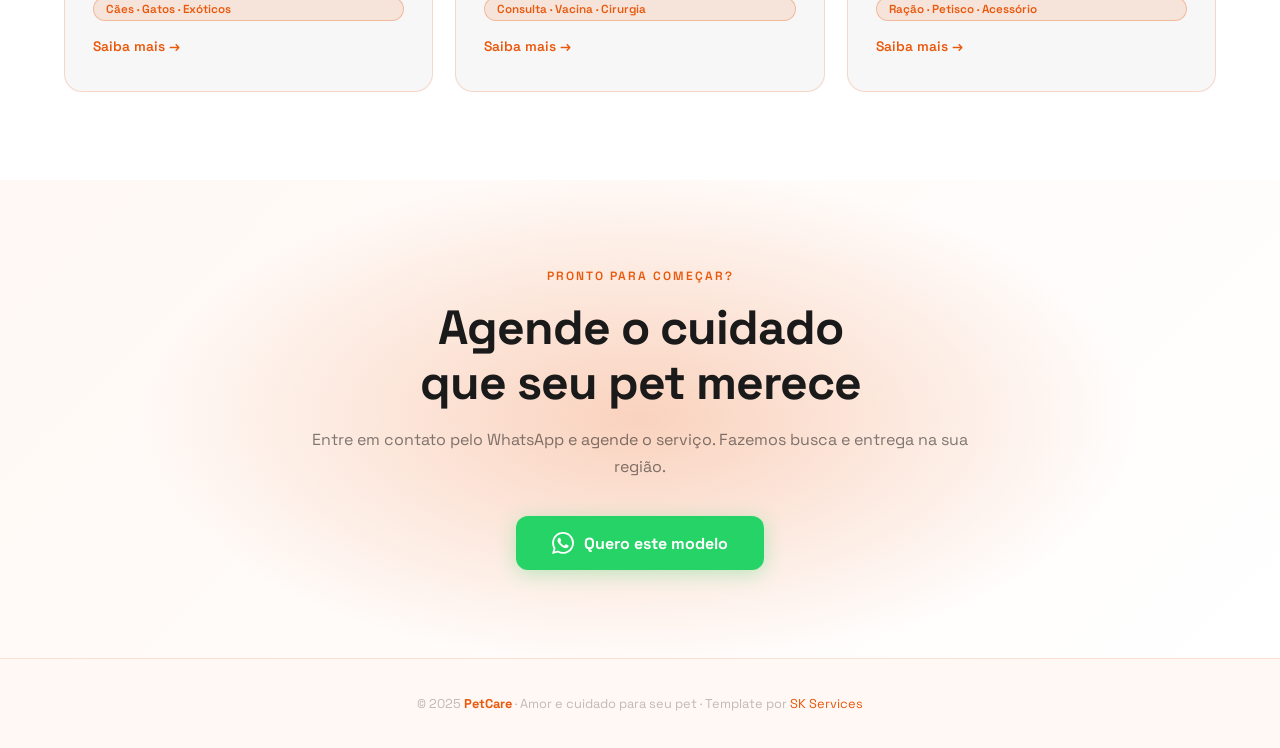
<file: templates/petshop.html>
<!DOCTYPE html>
<html lang="pt-BR">
<head>
  <meta charset="UTF-8">
  <meta name="viewport" content="width=device-width, initial-scale=1.0">
  <title>PetCare – Porque eles merecem<br>o <em>melhor cuidado</em></title>
  <link rel="preconnect" href="https://fonts.googleapis.com">
  <link href="https://fonts.googleapis.com/css2?family=Space+Grotesk:wght@300;400;500;600;700&display=swap" rel="stylesheet">
  <style>
    *{box-sizing:border-box;margin:0;padding:0}
    body{font-family:'Space Grotesk',sans-serif;background:#fff8f4;color:#1a1a1a;overflow-x:hidden}

    /* SK badge */
    .sk-badge{position:fixed;top:0;left:0;right:0;background:rgba(0,0,0,0.92);color:#aaa;text-align:center;padding:8px 16px;font-size:0.72rem;z-index:9999;display:flex;align-items:center;justify-content:center;gap:12px}
    .sk-badge a{color:#ea580c;text-decoration:none;font-weight:600;transition:opacity .2s}
    .sk-badge a:hover{opacity:.75}

    /* Nav */
    nav{position:fixed;top:32px;left:0;right:0;z-index:1000;padding:0 5%}
    .nav-inner{display:flex;align-items:center;justify-content:space-between;max-width:1200px;margin:0 auto;padding:14px 28px;background:rgba(255,255,255,0.88);backdrop-filter:blur(16px);-webkit-backdrop-filter:blur(16px);border-radius:14px;border:1px solid rgba(0,0,0,0.08);box-shadow:0 4px 24px rgba(0,0,0,0.15)}
    .logo{font-size:1.35rem;font-weight:700;letter-spacing:-0.5px;color:#1a1a1a}
    .logo em{font-style:normal;color:#ea580c}
    .nav-links{display:flex;gap:26px;list-style:none}
    .nav-links a{color:rgba(0,0,0,0.5);text-decoration:none;font-size:0.88rem;font-weight:500;transition:color .2s}
    .nav-links a:hover{color:#ea580c}
    .nav-cta{background:#ea580c;color:#fff!important;padding:10px 22px;border-radius:8px;font-weight:700!important;transition:filter .2s!important}
    .nav-cta:hover{filter:brightness(1.12)!important}

    /* Animations */
    @keyframes pulse{0%{opacity:.55;transform:scale(1)}100%{opacity:1;transform:scale(1.12)}}
    @keyframes float{0%,100%{transform:translateY(0) rotate(0deg)}50%{transform:translateY(-14px) rotate(2deg)}}
    @keyframes floatslow{0%,100%{transform:translateY(0)}50%{transform:translateY(-8px)}}
    @keyframes fadein{from{opacity:0;transform:translateY(24px)}to{opacity:1;transform:translateY(0)}}
    @keyframes shimmer{0%{background-position:200% center}100%{background-position:-200% center}}

    /* Hero */
    .hero{min-height:100vh;display:flex;align-items:center;padding:120px 5% 80px;position:relative;overflow:hidden;background:#fff8f4}
    .hero::before{content:'';position:absolute;inset:0;background:radial-gradient(ellipse 70% 60% at 35% 50%,rgba(234,88,12,0.25) 0%,transparent 65%);animation:pulse 7s ease-in-out infinite alternate;pointer-events:none}
    .hero::after{content:'';position:absolute;bottom:-100px;right:-80px;width:500px;height:500px;border-radius:50%;background:radial-gradient(circle,rgba(234,88,12,0.12) 0%,transparent 60%);pointer-events:none}
    .hero-inner{position:relative;z-index:1;max-width:1200px;margin:0 auto;width:100%;display:grid;grid-template-columns:1fr 1fr;gap:64px;align-items:center}
    .hero-left{animation:fadein .8s ease both}
    .hero-tag{display:inline-flex;align-items:center;gap:8px;background:rgba(234,88,12,0.12);border:1px solid rgba(234,88,12,0.30);color:#ea580c;padding:7px 18px;border-radius:24px;font-size:0.78rem;font-weight:600;letter-spacing:1.2px;text-transform:uppercase;margin-bottom:24px}
    .hero h1{font-size:clamp(2.4rem,4.5vw,3.8rem);font-weight:700;line-height:1.1;letter-spacing:-1.5px;margin-bottom:18px}
    .hero h1 em{font-style:normal;color:#ea580c}
    .hero-sub{font-size:1.05rem;color:rgba(0,0,0,0.5);line-height:1.75;margin-bottom:36px;max-width:480px}
    .hero-btns{display:flex;gap:14px;flex-wrap:wrap;margin-bottom:44px}
    .btn-primary{background:#ea580c;color:#fff;padding:14px 32px;border-radius:10px;font-weight:700;font-size:1rem;text-decoration:none;transition:all .25s;box-shadow:0 4px 20px rgba(234,88,12,0.30)}
    .btn-primary:hover{filter:brightness(1.1);transform:translateY(-2px);box-shadow:0 8px 32px rgba(234,88,12,0.25)}
    .btn-ghost{background:transparent;color:#1a1a1a;padding:14px 32px;border-radius:10px;font-weight:600;font-size:1rem;text-decoration:none;border:1.5px solid rgba(234,88,12,0.30);transition:all .25s}
    .btn-ghost:hover{border-color:#ea580c;color:#ea580c;transform:translateY(-2px)}
    .hero-perks{display:flex;gap:24px;flex-wrap:wrap}
    .perk{display:flex;align-items:center;gap:8px;font-size:0.83rem;color:rgba(0,0,0,0.5)}
    .perk-dot{width:7px;height:7px;border-radius:50%;background:#ea580c;opacity:.7}
    .hero-right{animation:fadein .8s .2s ease both;display:flex;align-items:center;justify-content:center}

    /* Stats strip */
    .stats-strip{background:rgba(234,88,12,0.12);border-top:1px solid rgba(234,88,12,0.2);border-bottom:1px solid rgba(234,88,12,0.2);padding:32px 5%}
    .stats-inner{max-width:1200px;margin:0 auto;display:flex;justify-content:space-around;gap:20px;flex-wrap:wrap}
    .stat{text-align:center;padding:0 20px}
    .stat-num{font-size:2.2rem;font-weight:700;color:#ea580c;letter-spacing:-1px;line-height:1}
    .stat-lbl{font-size:0.82rem;color:rgba(0,0,0,0.5);margin-top:6px;font-weight:400}

    /* Services */
    .services{padding:88px 5%;background:#fff}
    .services-inner{max-width:1200px;margin:0 auto}
    .section-kicker{font-size:0.75rem;font-weight:600;letter-spacing:2.5px;text-transform:uppercase;color:#ea580c;margin-bottom:12px;display:flex;align-items:center;gap:10px}
    .section-kicker::before{content:'';width:28px;height:2px;background:#ea580c;border-radius:2px}
    .section-title{font-size:clamp(1.8rem,3vw,2.6rem);font-weight:700;letter-spacing:-0.5px;margin-bottom:14px;line-height:1.2}
    .section-sub{color:rgba(0,0,0,0.5);font-size:0.95rem;max-width:500px;line-height:1.75;margin-bottom:56px}
    .cards{display:grid;grid-template-columns:repeat(auto-fit,minmax(300px,1fr));gap:22px}
    .card{background:rgba(0,0,0,0.03);border:1px solid rgba(234,88,12,0.2);border-radius:18px;padding:36px 28px;transition:all .3s;position:relative;overflow:hidden;display:flex;flex-direction:column}
    .card::before{content:'';position:absolute;inset:0;background:radial-gradient(circle at 100% 0%,rgba(234,88,12,0.12),transparent 60%);opacity:0;transition:opacity .3s}
    .card:hover{background:rgba(0,0,0,0.05);border-color:rgba(234,88,12,0.30);transform:translateY(-5px);box-shadow:0 16px 48px rgba(234,88,12,.12)}
    .card:hover::before{opacity:1}
    .card-icon{width:54px;height:54px;border-radius:14px;background:rgba(234,88,12,0.12);display:flex;align-items:center;justify-content:center;font-size:1.5rem;margin-bottom:20px;flex-shrink:0}
    .card h3{font-size:1.18rem;font-weight:700;margin-bottom:10px}
    .card p{color:rgba(0,0,0,0.5);font-size:0.91rem;line-height:1.72;flex:1;margin-bottom:20px}
    .card-badge{display:inline-block;background:rgba(234,88,12,0.12);color:#ea580c;border:1px solid rgba(234,88,12,0.30);font-size:0.73rem;font-weight:600;padding:4px 12px;border-radius:20px;margin-bottom:16px}
    .card-link{color:#ea580c;font-size:0.86rem;font-weight:600;text-decoration:none;display:inline-flex;align-items:center;gap:6px;transition:gap .2s;margin-top:auto}
    .card-link:hover{gap:10px}

    /* CTA section */
    .cta-sec{padding:88px 5%;background:linear-gradient(135deg,#fff8f4 0%,#ffffff 100%);position:relative;overflow:hidden;text-align:center}
    .cta-sec::before{content:'';position:absolute;inset:0;background:radial-gradient(ellipse 60% 80% at 50% 50%,rgba(234,88,12,0.25) 0%,transparent 65%);pointer-events:none}
    .cta-inner{position:relative;z-index:1;max-width:680px;margin:0 auto}
    .cta-kicker{font-size:0.75rem;font-weight:600;letter-spacing:2px;text-transform:uppercase;color:#ea580c;margin-bottom:16px}
    .cta-h{font-size:clamp(2rem,4vw,3rem);font-weight:700;letter-spacing:-1px;margin-bottom:16px;line-height:1.15}
    .cta-sub{font-size:1rem;color:rgba(0,0,0,0.5);line-height:1.7;margin-bottom:36px}
    .btn-wa{display:inline-flex;align-items:center;gap:10px;background:#25d366;color:#fff;padding:16px 36px;border-radius:12px;font-weight:700;font-size:1rem;text-decoration:none;transition:all .25s;box-shadow:0 4px 20px rgba(37,211,102,.3)}
    .btn-wa:hover{background:#1db954;transform:translateY(-2px);box-shadow:0 8px 32px rgba(37,211,102,.4)}
    .btn-wa svg{width:22px;height:22px;fill:currentColor}

    /* Footer */
    footer{text-align:center;padding:36px 24px;border-top:1px solid rgba(234,88,12,0.15);color:rgba(0,0,0,0.25);font-size:0.8rem}
    footer strong{color:#ea580c}
    footer a{color:#ea580c;text-decoration:none}

    /* Mobile */
    @media (max-width:720px){
      .sk-badge{font-size:.65rem;padding:6px 10px}
      nav{top:28px;padding:0 3%}
      .nav-inner{padding:10px 16px;border-radius:10px}
      .nav-links{display:none}
      .hero{padding:96px 5% 56px;min-height:auto}
      .hero-inner{grid-template-columns:1fr;gap:32px}
      .hero-right{display:none}
      .hero h1{font-size:clamp(2rem,8vw,2.6rem)}
      .hero-sub{font-size:.93rem}
      .hero-btns{flex-direction:column}
      .hero-btns a{text-align:center;justify-content:center}
      .stats-inner{gap:8px}
      .stat{padding:0 10px}
      .stat-num{font-size:1.6rem}
      .cards{grid-template-columns:1fr}
      .services{padding:56px 5%}
      .cta-sec{padding:56px 5%}
      .hero-perks{gap:12px}
    }
  </style>
</head>
<body>

<div class="sk-badge">
  <span>Modelo criado por <a href="../index.html">SK Services</a></span>
  <span>·</span>
  <a href="../index.html#templates">← Ver todos os modelos</a>
</div>

<nav>
  <div class="nav-inner">
    <div class="logo"><em>Pet</em>Care 🐾</div>
    <ul class="nav-links">
      <li><a href="#">Serviços</a></li><li><a href="#">Veterinária</a></li><li><a href="#">Produtos</a></li><li><a href="#">Blog</a></li>
      <li><a href="#" class="nav-cta">Agendar Serviço</a></li>
    </ul>
  </div>
</nav>

<section class="hero">
  <div class="hero-inner">
    <div class="hero-left">
      <div class="hero-tag">🐾 Pet Shop & Clínica Veterinária</div>
      <h1>Porque eles merecem<br>o <em>melhor cuidado</em></h1>
      <p class="hero-sub">Clínica veterinária, banho & tosa, creche e loja completa. Tudo o que seu pet precisa em um só lugar, com amor e profissionalismo.</p>
      <div class="hero-btns">
        <a href="#" class="btn-primary">Agendar Banho & Tosa</a>
        <a href="#" class="btn-ghost">Ver Serviços</a>
      </div>
      <div class="hero-perks">
        <span class="perk"><span class="perk-dot"></span>Veterinários 24h</span><span class="perk"><span class="perk-dot"></span>Busca & entrega</span><span class="perk"><span class="perk-dot"></span>Produtos premium</span>
      </div>
    </div>
    <div class="hero-right">
      <div style="background:rgba(234,88,12,0.07);border:1px solid rgba(234,88,12,0.15);border-radius:20px;padding:28px;width:100%;max-width:380px;animation:floatslow 5s ease-in-out infinite;box-shadow:0 20px 60px rgba(0,0,0,.25)">
  <div style="font-size:.72rem;font-weight:600;letter-spacing:1.5px;text-transform:uppercase;color:#ea580c;margin-bottom:18px">Agenda de hoje</div>
  <div style="display:flex;align-items:center;gap:12px;padding:12px 0;border-bottom:1px solid rgba(234,88,12,0.15);"><div style="width:38px;height:38px;border-radius:10px;background:rgba(234,88,12,0.07);display:flex;align-items:center;justify-content:center;font-size:1.2rem;flex-shrink:0">🐕</div><div><div style="font-size:.88rem;font-weight:600;color:rgba(0,0,0,0.8);margin-bottom:2px">Rex - Banho & Tosa</div><div style="font-size:.76rem;color:rgba(0,0,0,0.4)">Hoje 10:30</div></div><div style="margin-left:auto;font-size:.82rem;font-weight:700;color:#ea580c">Conf.</div></div><div style="display:flex;align-items:center;gap:12px;padding:12px 0;border-bottom:1px solid rgba(234,88,12,0.15);"><div style="width:38px;height:38px;border-radius:10px;background:rgba(234,88,12,0.07);display:flex;align-items:center;justify-content:center;font-size:1.2rem;flex-shrink:0">😺</div><div><div style="font-size:.88rem;font-weight:600;color:rgba(0,0,0,0.8);margin-bottom:2px">Luna - Consulta Vet</div><div style="font-size:.76rem;color:rgba(0,0,0,0.4)">Hoje 14:00</div></div><div style="margin-left:auto;font-size:.82rem;font-weight:700;color:#ea580c">Aguard.</div></div><div style="display:flex;align-items:center;gap:12px;padding:12px 0;border-bottom:1px solid rgba(234,88,12,0.15);"><div style="width:38px;height:38px;border-radius:10px;background:rgba(234,88,12,0.07);display:flex;align-items:center;justify-content:center;font-size:1.2rem;flex-shrink:0">🐶</div><div><div style="font-size:.88rem;font-weight:600;color:rgba(0,0,0,0.8);margin-bottom:2px">Bolinha - Vacina V10</div><div style="font-size:.76rem;color:rgba(0,0,0,0.4)">Amanhã 09:00</div></div><div style="margin-left:auto;font-size:.82rem;font-weight:700;color:#ea580c">Agend.</div></div>
</div>
    </div>
  </div>
</section>

<div class="stats-strip">
  <div class="stats-inner">
    <div class="stat"><div class="stat-num">3.000+</div><div class="stat-lbl">Pets atendidos</div></div><div class="stat"><div class="stat-num">4.9★</div><div class="stat-lbl">Avaliação</div></div><div class="stat"><div class="stat-num">5 anos</div><div class="stat-lbl">No mercado</div></div><div class="stat"><div class="stat-num">15+</div><div class="stat-lbl">Profissionais</div></div>
  </div>
</div>

<section class="services">
  <div class="services-inner">
    <p class="section-kicker">Nossos Serviços</p>
    <h2 class="section-title">Tudo para o bem-estar<br>do seu pet</h2>
    <p class="section-sub">Desde consultas veterinárias até banho & tosa, oferecemos serviços completos com muito carinho.</p>
    <div class="cards">
      
      <div class="card">
        <div class="card-icon">🐕</div>
        <h3>Banho & Tosa</h3>
        <p>Banho, tosa, hidratação e perfumaria com produtos hipoalergênicos premium. Seu pet sai renovado e cheiroso!</p>
        <span class="card-badge">Cães · Gatos · Exóticos</span>
        <a href="#" class="card-link">Saiba mais →</a>
      </div>
      <div class="card">
        <div class="card-icon">💊</div>
        <h3>Clínica Veterinária</h3>
        <p>Consultas, vacinas, exames laboratoriais e cirurgias com veterinários especializados e equipamentos modernos.</p>
        <span class="card-badge">Consulta · Vacina · Cirurgia</span>
        <a href="#" class="card-link">Saiba mais →</a>
      </div>
      <div class="card">
        <div class="card-icon">🛒</div>
        <h3>Loja & Nutrição</h3>
        <p>Rações premium, petiscos, brinquedos e acessórios. Nutrição especializada para cada raça e fase de vida.</p>
        <span class="card-badge">Ração · Petisco · Acessório</span>
        <a href="#" class="card-link">Saiba mais →</a>
      </div>
    </div>
  </div>
</section>

<section class="cta-sec">
  <div class="cta-inner">
    <p class="cta-kicker">Pronto para começar?</p>
    <h2 class="cta-h">Agende o cuidado<br>que seu pet merece</h2>
    <p class="cta-sub">Entre em contato pelo WhatsApp e agende o serviço. Fazemos busca e entrega na sua região.</p>
    <a href="https://wa.me/5531992914959?text=Olá!%20Vi%20o%20modelo%20PetCare%20e%20quero%20um%20orçamento." class="btn-wa" target="_blank">
      <svg viewBox="0 0 24 24"><path d="M17.472 14.382c-.297-.149-1.758-.867-2.03-.967-.273-.099-.471-.148-.67.15-.197.297-.767.966-.94 1.164-.173.199-.347.223-.644.075-.297-.15-1.255-.463-2.39-1.475-.883-.788-1.48-1.761-1.653-2.059-.173-.297-.018-.458.13-.606.134-.133.298-.347.446-.52.149-.174.198-.298.298-.497.099-.198.05-.371-.025-.52-.075-.149-.669-1.612-.916-2.207-.242-.579-.487-.5-.669-.51-.173-.008-.371-.01-.57-.01-.198 0-.52.074-.792.372-.272.297-1.04 1.016-1.04 2.479 0 1.462 1.065 2.875 1.213 3.074.149.198 2.096 3.2 5.077 4.487.709.306 1.262.489 1.694.625.712.227 1.36.195 1.871.118.571-.085 1.758-.719 2.006-1.413.248-.694.248-1.289.173-1.413-.074-.124-.272-.198-.57-.347m-5.421 7.403h-.004a9.87 9.87 0 01-5.031-1.378l-.361-.214-3.741.982.998-3.648-.235-.374a9.86 9.86 0 01-1.51-5.26c.001-5.45 4.436-9.884 9.888-9.884 2.64 0 5.122 1.03 6.988 2.898a9.825 9.825 0 012.893 6.994c-.003 5.45-4.437 9.884-9.885 9.884m8.413-18.297A11.815 11.815 0 0012.05 0C5.495 0 .16 5.335.157 11.892c0 2.096.547 4.142 1.588 5.945L.057 24l6.305-1.654a11.882 11.882 0 005.683 1.448h.005c6.554 0 11.89-5.335 11.893-11.893a11.821 11.821 0 00-3.48-8.413z"/></svg>
      Quero este modelo
    </a>
  </div>
</section>

<footer>
  <p>© 2025 <strong>PetCare</strong> · Amor e cuidado para seu pet · Template por <a href="../index.html">SK Services</a></p>
</footer>

</body>
</html>
</file>
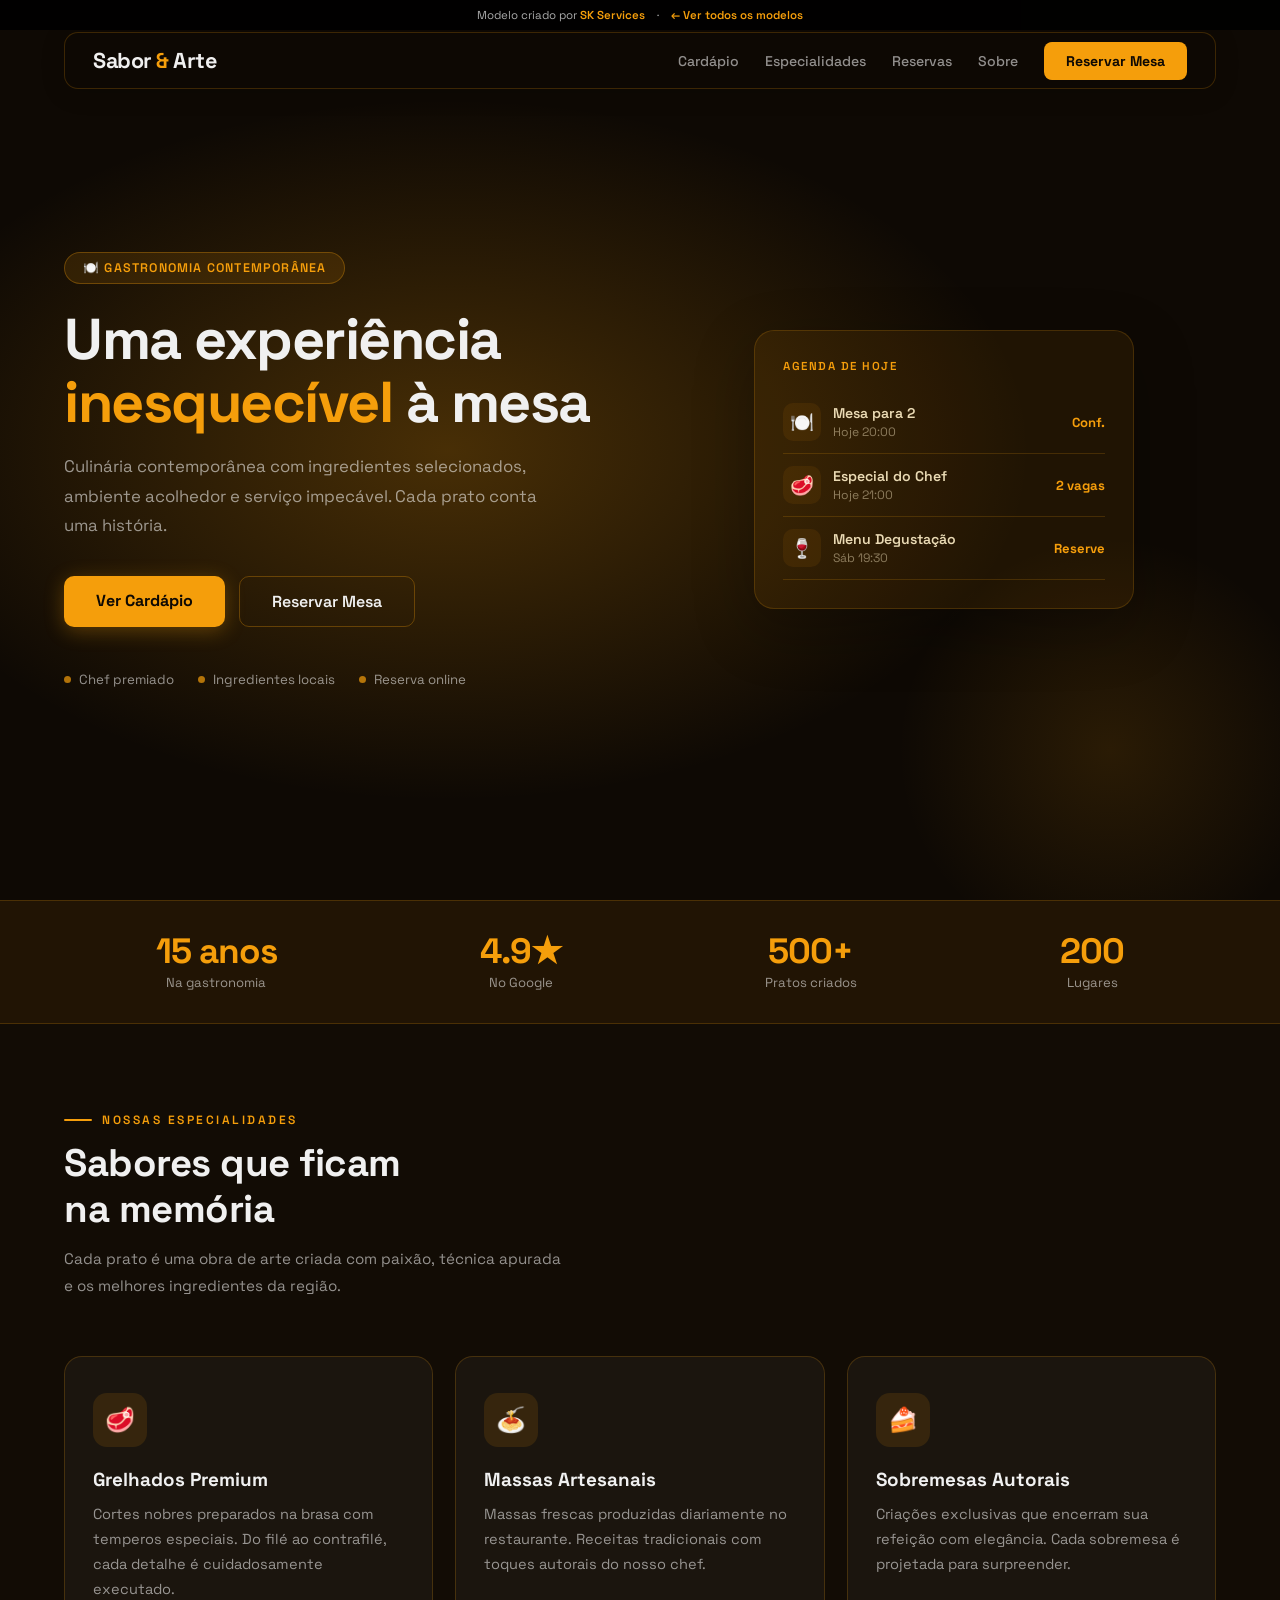
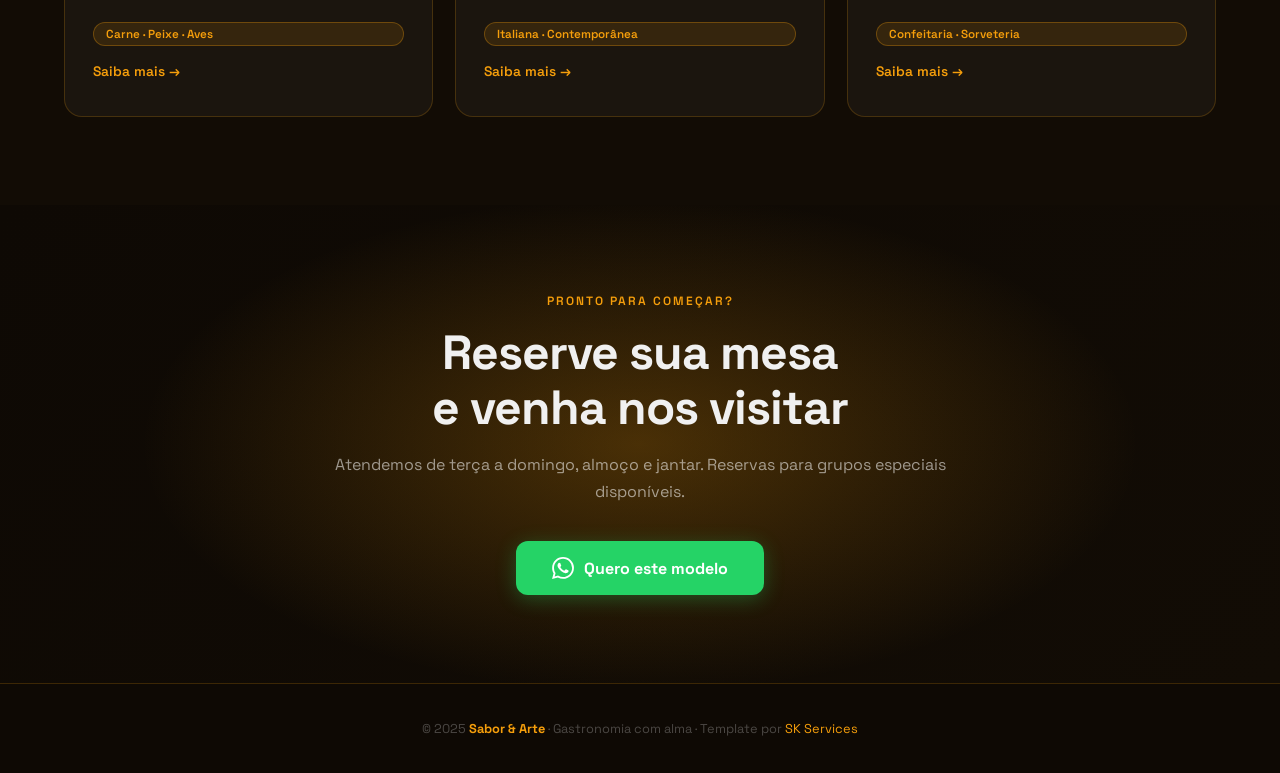
<file: templates/restaurante.html>
<!DOCTYPE html>
<html lang="pt-BR">
<head>
  <meta charset="UTF-8">
  <meta name="viewport" content="width=device-width, initial-scale=1.0">
  <title>Sabor & Arte – Uma experiência<br><em>inesquecível</em> à mesa</title>
  <link rel="preconnect" href="https://fonts.googleapis.com">
  <link href="https://fonts.googleapis.com/css2?family=Space+Grotesk:wght@300;400;500;600;700&display=swap" rel="stylesheet">
  <style>
    *{box-sizing:border-box;margin:0;padding:0}
    body{font-family:'Space Grotesk',sans-serif;background:#0e0904;color:#f0f0f0;overflow-x:hidden}

    /* SK badge */
    .sk-badge{position:fixed;top:0;left:0;right:0;background:rgba(0,0,0,0.92);color:#aaa;text-align:center;padding:8px 16px;font-size:0.72rem;z-index:9999;display:flex;align-items:center;justify-content:center;gap:12px}
    .sk-badge a{color:#f59e0b;text-decoration:none;font-weight:600;transition:opacity .2s}
    .sk-badge a:hover{opacity:.75}

    /* Nav */
    nav{position:fixed;top:32px;left:0;right:0;z-index:1000;padding:0 5%}
    .nav-inner{display:flex;align-items:center;justify-content:space-between;max-width:1200px;margin:0 auto;padding:14px 28px;background:rgba(14,9,4,0.88);backdrop-filter:blur(16px);-webkit-backdrop-filter:blur(16px);border-radius:14px;border:1px solid rgba(245,158,11,0.2);box-shadow:0 4px 24px rgba(0,0,0,0.15)}
    .logo{font-size:1.35rem;font-weight:700;letter-spacing:-0.5px;color:#f0f0f0}
    .logo em{font-style:normal;color:#f59e0b}
    .nav-links{display:flex;gap:26px;list-style:none}
    .nav-links a{color:rgba(255,255,255,0.55);text-decoration:none;font-size:0.88rem;font-weight:500;transition:color .2s}
    .nav-links a:hover{color:#f59e0b}
    .nav-cta{background:#f59e0b;color:#0e0904!important;padding:10px 22px;border-radius:8px;font-weight:700!important;transition:filter .2s!important}
    .nav-cta:hover{filter:brightness(1.12)!important}

    /* Animations */
    @keyframes pulse{0%{opacity:.55;transform:scale(1)}100%{opacity:1;transform:scale(1.12)}}
    @keyframes float{0%,100%{transform:translateY(0) rotate(0deg)}50%{transform:translateY(-14px) rotate(2deg)}}
    @keyframes floatslow{0%,100%{transform:translateY(0)}50%{transform:translateY(-8px)}}
    @keyframes fadein{from{opacity:0;transform:translateY(24px)}to{opacity:1;transform:translateY(0)}}
    @keyframes shimmer{0%{background-position:200% center}100%{background-position:-200% center}}

    /* Hero */
    .hero{min-height:100vh;display:flex;align-items:center;padding:120px 5% 80px;position:relative;overflow:hidden;background:#0e0904}
    .hero::before{content:'';position:absolute;inset:0;background:radial-gradient(ellipse 70% 60% at 35% 50%,rgba(245,158,11,0.25) 0%,transparent 65%);animation:pulse 7s ease-in-out infinite alternate;pointer-events:none}
    .hero::after{content:'';position:absolute;bottom:-100px;right:-80px;width:500px;height:500px;border-radius:50%;background:radial-gradient(circle,rgba(245,158,11,0.12) 0%,transparent 60%);pointer-events:none}
    .hero-inner{position:relative;z-index:1;max-width:1200px;margin:0 auto;width:100%;display:grid;grid-template-columns:1fr 1fr;gap:64px;align-items:center}
    .hero-left{animation:fadein .8s ease both}
    .hero-tag{display:inline-flex;align-items:center;gap:8px;background:rgba(245,158,11,0.12);border:1px solid rgba(245,158,11,0.30);color:#f59e0b;padding:7px 18px;border-radius:24px;font-size:0.78rem;font-weight:600;letter-spacing:1.2px;text-transform:uppercase;margin-bottom:24px}
    .hero h1{font-size:clamp(2.4rem,4.5vw,3.8rem);font-weight:700;line-height:1.1;letter-spacing:-1.5px;margin-bottom:18px}
    .hero h1 em{font-style:normal;color:#f59e0b}
    .hero-sub{font-size:1.05rem;color:rgba(255,255,255,0.55);line-height:1.75;margin-bottom:36px;max-width:480px}
    .hero-btns{display:flex;gap:14px;flex-wrap:wrap;margin-bottom:44px}
    .btn-primary{background:#f59e0b;color:#0e0904;padding:14px 32px;border-radius:10px;font-weight:700;font-size:1rem;text-decoration:none;transition:all .25s;box-shadow:0 4px 20px rgba(245,158,11,0.30)}
    .btn-primary:hover{filter:brightness(1.1);transform:translateY(-2px);box-shadow:0 8px 32px rgba(245,158,11,0.25)}
    .btn-ghost{background:transparent;color:#f0f0f0;padding:14px 32px;border-radius:10px;font-weight:600;font-size:1rem;text-decoration:none;border:1.5px solid rgba(245,158,11,0.30);transition:all .25s}
    .btn-ghost:hover{border-color:#f59e0b;color:#f59e0b;transform:translateY(-2px)}
    .hero-perks{display:flex;gap:24px;flex-wrap:wrap}
    .perk{display:flex;align-items:center;gap:8px;font-size:0.83rem;color:rgba(255,255,255,0.55)}
    .perk-dot{width:7px;height:7px;border-radius:50%;background:#f59e0b;opacity:.7}
    .hero-right{animation:fadein .8s .2s ease both;display:flex;align-items:center;justify-content:center}

    /* Stats strip */
    .stats-strip{background:rgba(245,158,11,0.08);border-top:1px solid rgba(245,158,11,0.2);border-bottom:1px solid rgba(245,158,11,0.2);padding:32px 5%}
    .stats-inner{max-width:1200px;margin:0 auto;display:flex;justify-content:space-around;gap:20px;flex-wrap:wrap}
    .stat{text-align:center;padding:0 20px}
    .stat-num{font-size:2.2rem;font-weight:700;color:#f59e0b;letter-spacing:-1px;line-height:1}
    .stat-lbl{font-size:0.82rem;color:rgba(255,255,255,0.55);margin-top:6px;font-weight:400}

    /* Services */
    .services{padding:88px 5%;background:#120c05}
    .services-inner{max-width:1200px;margin:0 auto}
    .section-kicker{font-size:0.75rem;font-weight:600;letter-spacing:2.5px;text-transform:uppercase;color:#f59e0b;margin-bottom:12px;display:flex;align-items:center;gap:10px}
    .section-kicker::before{content:'';width:28px;height:2px;background:#f59e0b;border-radius:2px}
    .section-title{font-size:clamp(1.8rem,3vw,2.6rem);font-weight:700;letter-spacing:-0.5px;margin-bottom:14px;line-height:1.2}
    .section-sub{color:rgba(255,255,255,0.55);font-size:0.95rem;max-width:500px;line-height:1.75;margin-bottom:56px}
    .cards{display:grid;grid-template-columns:repeat(auto-fit,minmax(300px,1fr));gap:22px}
    .card{background:rgba(255,255,255,0.04);border:1px solid rgba(245,158,11,0.2);border-radius:18px;padding:36px 28px;transition:all .3s;position:relative;overflow:hidden;display:flex;flex-direction:column}
    .card::before{content:'';position:absolute;inset:0;background:radial-gradient(circle at 100% 0%,rgba(245,158,11,0.12),transparent 60%);opacity:0;transition:opacity .3s}
    .card:hover{background:rgba(255,255,255,0.07);border-color:rgba(245,158,11,0.30);transform:translateY(-5px);box-shadow:0 16px 48px rgba(245,158,11,.12)}
    .card:hover::before{opacity:1}
    .card-icon{width:54px;height:54px;border-radius:14px;background:rgba(245,158,11,0.12);display:flex;align-items:center;justify-content:center;font-size:1.5rem;margin-bottom:20px;flex-shrink:0}
    .card h3{font-size:1.18rem;font-weight:700;margin-bottom:10px}
    .card p{color:rgba(255,255,255,0.55);font-size:0.91rem;line-height:1.72;flex:1;margin-bottom:20px}
    .card-badge{display:inline-block;background:rgba(245,158,11,0.12);color:#f59e0b;border:1px solid rgba(245,158,11,0.30);font-size:0.73rem;font-weight:600;padding:4px 12px;border-radius:20px;margin-bottom:16px}
    .card-link{color:#f59e0b;font-size:0.86rem;font-weight:600;text-decoration:none;display:inline-flex;align-items:center;gap:6px;transition:gap .2s;margin-top:auto}
    .card-link:hover{gap:10px}

    /* CTA section */
    .cta-sec{padding:88px 5%;background:linear-gradient(135deg,#0e0904 0%,#120c05 100%);position:relative;overflow:hidden;text-align:center}
    .cta-sec::before{content:'';position:absolute;inset:0;background:radial-gradient(ellipse 60% 80% at 50% 50%,rgba(245,158,11,0.25) 0%,transparent 65%);pointer-events:none}
    .cta-inner{position:relative;z-index:1;max-width:680px;margin:0 auto}
    .cta-kicker{font-size:0.75rem;font-weight:600;letter-spacing:2px;text-transform:uppercase;color:#f59e0b;margin-bottom:16px}
    .cta-h{font-size:clamp(2rem,4vw,3rem);font-weight:700;letter-spacing:-1px;margin-bottom:16px;line-height:1.15}
    .cta-sub{font-size:1rem;color:rgba(255,255,255,0.55);line-height:1.7;margin-bottom:36px}
    .btn-wa{display:inline-flex;align-items:center;gap:10px;background:#25d366;color:#fff;padding:16px 36px;border-radius:12px;font-weight:700;font-size:1rem;text-decoration:none;transition:all .25s;box-shadow:0 4px 20px rgba(37,211,102,.3)}
    .btn-wa:hover{background:#1db954;transform:translateY(-2px);box-shadow:0 8px 32px rgba(37,211,102,.4)}
    .btn-wa svg{width:22px;height:22px;fill:currentColor}

    /* Footer */
    footer{text-align:center;padding:36px 24px;border-top:1px solid rgba(245,158,11,0.2);color:rgba(255,255,255,0.25);font-size:0.8rem}
    footer strong{color:#f59e0b}
    footer a{color:#f59e0b;text-decoration:none}

    /* Mobile */
    @media (max-width:720px){
      .sk-badge{font-size:.65rem;padding:6px 10px}
      nav{top:28px;padding:0 3%}
      .nav-inner{padding:10px 16px;border-radius:10px}
      .nav-links{display:none}
      .hero{padding:96px 5% 56px;min-height:auto}
      .hero-inner{grid-template-columns:1fr;gap:32px}
      .hero-right{display:none}
      .hero h1{font-size:clamp(2rem,8vw,2.6rem)}
      .hero-sub{font-size:.93rem}
      .hero-btns{flex-direction:column}
      .hero-btns a{text-align:center;justify-content:center}
      .stats-inner{gap:8px}
      .stat{padding:0 10px}
      .stat-num{font-size:1.6rem}
      .cards{grid-template-columns:1fr}
      .services{padding:56px 5%}
      .cta-sec{padding:56px 5%}
      .hero-perks{gap:12px}
    }
  </style>
</head>
<body>

<div class="sk-badge">
  <span>Modelo criado por <a href="../index.html">SK Services</a></span>
  <span>·</span>
  <a href="../index.html#templates">← Ver todos os modelos</a>
</div>

<nav>
  <div class="nav-inner">
    <div class="logo">Sabor <em>&</em> Arte</div>
    <ul class="nav-links">
      <li><a href="#">Cardápio</a></li><li><a href="#">Especialidades</a></li><li><a href="#">Reservas</a></li><li><a href="#">Sobre</a></li>
      <li><a href="#" class="nav-cta">Reservar Mesa</a></li>
    </ul>
  </div>
</nav>

<section class="hero">
  <div class="hero-inner">
    <div class="hero-left">
      <div class="hero-tag">🍽️ Gastronomia Contemporânea</div>
      <h1>Uma experiência<br><em>inesquecível</em> à mesa</h1>
      <p class="hero-sub">Culinária contemporânea com ingredientes selecionados, ambiente acolhedor e serviço impecável. Cada prato conta uma história.</p>
      <div class="hero-btns">
        <a href="#" class="btn-primary">Ver Cardápio</a>
        <a href="#" class="btn-ghost">Reservar Mesa</a>
      </div>
      <div class="hero-perks">
        <span class="perk"><span class="perk-dot"></span>Chef premiado</span><span class="perk"><span class="perk-dot"></span>Ingredientes locais</span><span class="perk"><span class="perk-dot"></span>Reserva online</span>
      </div>
    </div>
    <div class="hero-right">
      <div style="background:rgba(245,158,11,0.08);border:1px solid rgba(245,158,11,0.18);border-radius:20px;padding:28px;width:100%;max-width:380px;animation:floatslow 5s ease-in-out infinite;box-shadow:0 20px 60px rgba(0,0,0,.25)">
  <div style="font-size:.72rem;font-weight:600;letter-spacing:1.5px;text-transform:uppercase;color:#f59e0b;margin-bottom:18px">Agenda de hoje</div>
  <div style="display:flex;align-items:center;gap:12px;padding:12px 0;border-bottom:1px solid rgba(245,158,11,0.18);"><div style="width:38px;height:38px;border-radius:10px;background:rgba(245,158,11,0.08);display:flex;align-items:center;justify-content:center;font-size:1.2rem;flex-shrink:0">🍽️</div><div><div style="font-size:.88rem;font-weight:600;color:rgba(255,240,200,0.9);margin-bottom:2px">Mesa para 2</div><div style="font-size:.76rem;color:rgba(255,240,200,0.45)">Hoje 20:00</div></div><div style="margin-left:auto;font-size:.82rem;font-weight:700;color:#f59e0b">Conf.</div></div><div style="display:flex;align-items:center;gap:12px;padding:12px 0;border-bottom:1px solid rgba(245,158,11,0.18);"><div style="width:38px;height:38px;border-radius:10px;background:rgba(245,158,11,0.08);display:flex;align-items:center;justify-content:center;font-size:1.2rem;flex-shrink:0">🥩</div><div><div style="font-size:.88rem;font-weight:600;color:rgba(255,240,200,0.9);margin-bottom:2px">Especial do Chef</div><div style="font-size:.76rem;color:rgba(255,240,200,0.45)">Hoje 21:00</div></div><div style="margin-left:auto;font-size:.82rem;font-weight:700;color:#f59e0b">2 vagas</div></div><div style="display:flex;align-items:center;gap:12px;padding:12px 0;border-bottom:1px solid rgba(245,158,11,0.18);"><div style="width:38px;height:38px;border-radius:10px;background:rgba(245,158,11,0.08);display:flex;align-items:center;justify-content:center;font-size:1.2rem;flex-shrink:0">🍷</div><div><div style="font-size:.88rem;font-weight:600;color:rgba(255,240,200,0.9);margin-bottom:2px">Menu Degustação</div><div style="font-size:.76rem;color:rgba(255,240,200,0.45)">Sáb 19:30</div></div><div style="margin-left:auto;font-size:.82rem;font-weight:700;color:#f59e0b">Reserve</div></div>
</div>
    </div>
  </div>
</section>

<div class="stats-strip">
  <div class="stats-inner">
    <div class="stat"><div class="stat-num">15 anos</div><div class="stat-lbl">Na gastronomia</div></div><div class="stat"><div class="stat-num">4.9★</div><div class="stat-lbl">No Google</div></div><div class="stat"><div class="stat-num">500+</div><div class="stat-lbl">Pratos criados</div></div><div class="stat"><div class="stat-num">200</div><div class="stat-lbl">Lugares</div></div>
  </div>
</div>

<section class="services">
  <div class="services-inner">
    <p class="section-kicker">Nossas Especialidades</p>
    <h2 class="section-title">Sabores que ficam<br>na memória</h2>
    <p class="section-sub">Cada prato é uma obra de arte criada com paixão, técnica apurada e os melhores ingredientes da região.</p>
    <div class="cards">
      
      <div class="card">
        <div class="card-icon">🥩</div>
        <h3>Grelhados Premium</h3>
        <p>Cortes nobres preparados na brasa com temperos especiais. Do filé ao contrafilé, cada detalhe é cuidadosamente executado.</p>
        <span class="card-badge">Carne · Peixe · Aves</span>
        <a href="#" class="card-link">Saiba mais →</a>
      </div>
      <div class="card">
        <div class="card-icon">🍝</div>
        <h3>Massas Artesanais</h3>
        <p>Massas frescas produzidas diariamente no restaurante. Receitas tradicionais com toques autorais do nosso chef.</p>
        <span class="card-badge">Italiana · Contemporânea</span>
        <a href="#" class="card-link">Saiba mais →</a>
      </div>
      <div class="card">
        <div class="card-icon">🍰</div>
        <h3>Sobremesas Autorais</h3>
        <p>Criações exclusivas que encerram sua refeição com elegância. Cada sobremesa é projetada para surpreender.</p>
        <span class="card-badge">Confeitaria · Sorveteria</span>
        <a href="#" class="card-link">Saiba mais →</a>
      </div>
    </div>
  </div>
</section>

<section class="cta-sec">
  <div class="cta-inner">
    <p class="cta-kicker">Pronto para começar?</p>
    <h2 class="cta-h">Reserve sua mesa<br>e venha nos visitar</h2>
    <p class="cta-sub">Atendemos de terça a domingo, almoço e jantar. Reservas para grupos especiais disponíveis.</p>
    <a href="https://wa.me/5531992914959?text=Olá!%20Vi%20o%20modelo%20Sabor%20%26%20Arte%20e%20quero%20um%20orçamento." class="btn-wa" target="_blank">
      <svg viewBox="0 0 24 24"><path d="M17.472 14.382c-.297-.149-1.758-.867-2.03-.967-.273-.099-.471-.148-.67.15-.197.297-.767.966-.94 1.164-.173.199-.347.223-.644.075-.297-.15-1.255-.463-2.39-1.475-.883-.788-1.48-1.761-1.653-2.059-.173-.297-.018-.458.13-.606.134-.133.298-.347.446-.52.149-.174.198-.298.298-.497.099-.198.05-.371-.025-.52-.075-.149-.669-1.612-.916-2.207-.242-.579-.487-.5-.669-.51-.173-.008-.371-.01-.57-.01-.198 0-.52.074-.792.372-.272.297-1.04 1.016-1.04 2.479 0 1.462 1.065 2.875 1.213 3.074.149.198 2.096 3.2 5.077 4.487.709.306 1.262.489 1.694.625.712.227 1.36.195 1.871.118.571-.085 1.758-.719 2.006-1.413.248-.694.248-1.289.173-1.413-.074-.124-.272-.198-.57-.347m-5.421 7.403h-.004a9.87 9.87 0 01-5.031-1.378l-.361-.214-3.741.982.998-3.648-.235-.374a9.86 9.86 0 01-1.51-5.26c.001-5.45 4.436-9.884 9.888-9.884 2.64 0 5.122 1.03 6.988 2.898a9.825 9.825 0 012.893 6.994c-.003 5.45-4.437 9.884-9.885 9.884m8.413-18.297A11.815 11.815 0 0012.05 0C5.495 0 .16 5.335.157 11.892c0 2.096.547 4.142 1.588 5.945L.057 24l6.305-1.654a11.882 11.882 0 005.683 1.448h.005c6.554 0 11.89-5.335 11.893-11.893a11.821 11.821 0 00-3.48-8.413z"/></svg>
      Quero este modelo
    </a>
  </div>
</section>

<footer>
  <p>© 2025 <strong>Sabor & Arte</strong> · Gastronomia com alma · Template por <a href="../index.html">SK Services</a></p>
</footer>

</body>
</html>
</file>
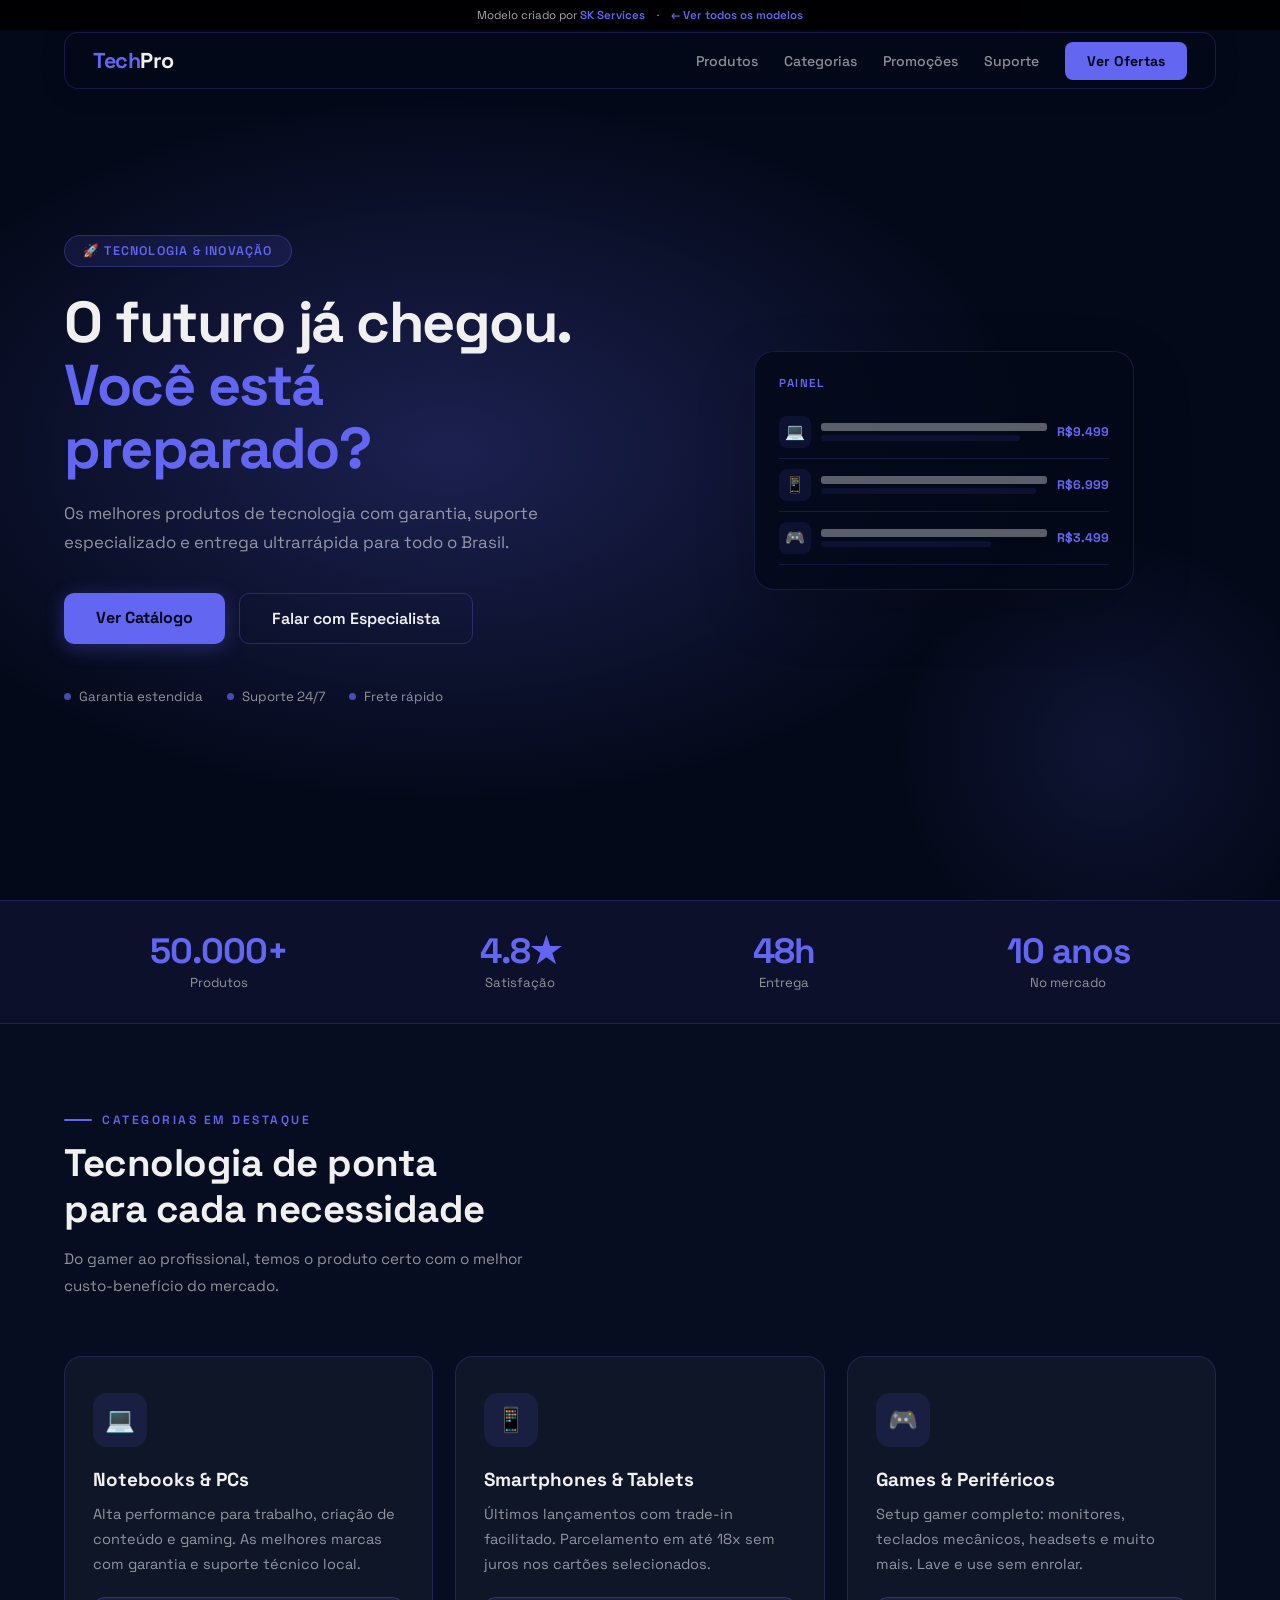
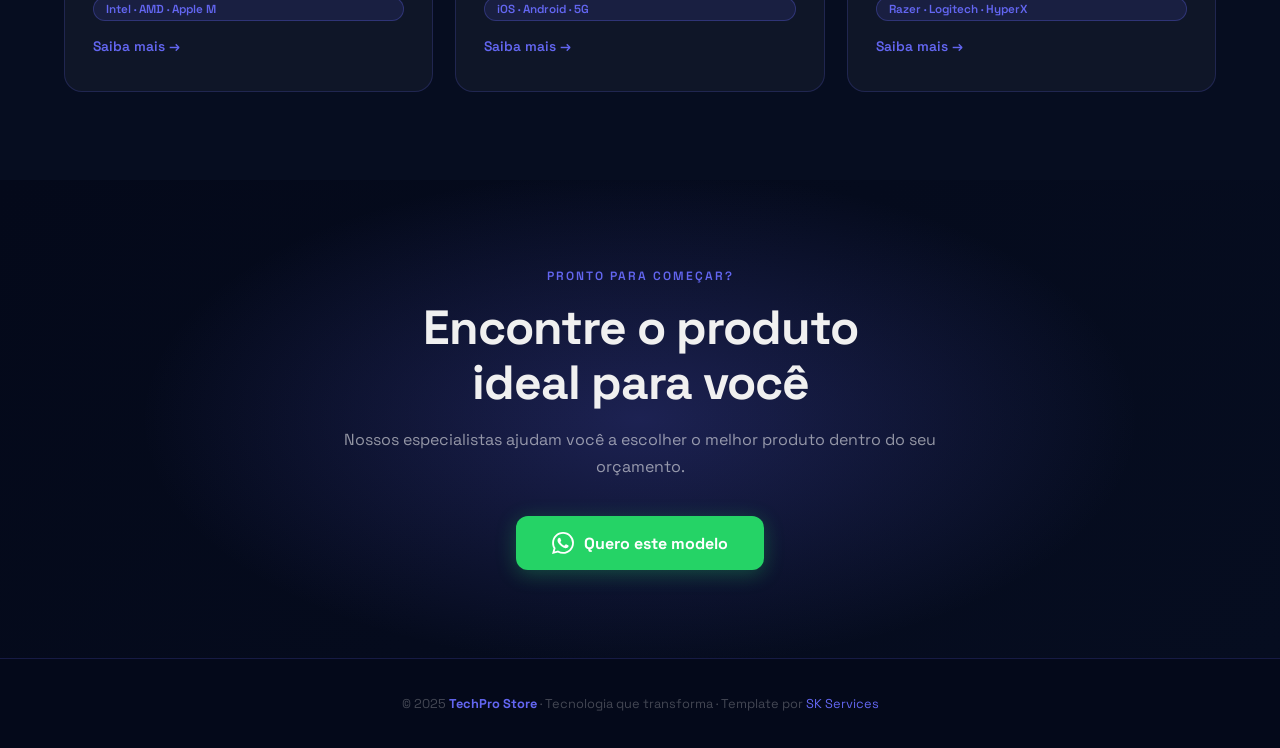
<file: templates/tech.html>
<!DOCTYPE html>
<html lang="pt-BR">
<head>
  <meta charset="UTF-8">
  <meta name="viewport" content="width=device-width, initial-scale=1.0">
  <title>TechPro Store – O futuro já chegou.<br><em>Você está preparado?</em></title>
  <link rel="preconnect" href="https://fonts.googleapis.com">
  <link href="https://fonts.googleapis.com/css2?family=Space+Grotesk:wght@300;400;500;600;700&display=swap" rel="stylesheet">
  <style>
    *{box-sizing:border-box;margin:0;padding:0}
    body{font-family:'Space Grotesk',sans-serif;background:#04091a;color:#f0f0f0;overflow-x:hidden}

    /* SK badge */
    .sk-badge{position:fixed;top:0;left:0;right:0;background:rgba(0,0,0,0.92);color:#aaa;text-align:center;padding:8px 16px;font-size:0.72rem;z-index:9999;display:flex;align-items:center;justify-content:center;gap:12px}
    .sk-badge a{color:#6366f1;text-decoration:none;font-weight:600;transition:opacity .2s}
    .sk-badge a:hover{opacity:.75}

    /* Nav */
    nav{position:fixed;top:32px;left:0;right:0;z-index:1000;padding:0 5%}
    .nav-inner{display:flex;align-items:center;justify-content:space-between;max-width:1200px;margin:0 auto;padding:14px 28px;background:rgba(4,9,26,0.88);backdrop-filter:blur(16px);-webkit-backdrop-filter:blur(16px);border-radius:14px;border:1px solid rgba(99,102,241,0.2);box-shadow:0 4px 24px rgba(0,0,0,0.15)}
    .logo{font-size:1.35rem;font-weight:700;letter-spacing:-0.5px;color:#f0f0f0}
    .logo em{font-style:normal;color:#6366f1}
    .nav-links{display:flex;gap:26px;list-style:none}
    .nav-links a{color:rgba(255,255,255,0.55);text-decoration:none;font-size:0.88rem;font-weight:500;transition:color .2s}
    .nav-links a:hover{color:#6366f1}
    .nav-cta{background:#6366f1;color:#04091a!important;padding:10px 22px;border-radius:8px;font-weight:700!important;transition:filter .2s!important}
    .nav-cta:hover{filter:brightness(1.12)!important}

    /* Animations */
    @keyframes pulse{0%{opacity:.55;transform:scale(1)}100%{opacity:1;transform:scale(1.12)}}
    @keyframes float{0%,100%{transform:translateY(0) rotate(0deg)}50%{transform:translateY(-14px) rotate(2deg)}}
    @keyframes floatslow{0%,100%{transform:translateY(0)}50%{transform:translateY(-8px)}}
    @keyframes fadein{from{opacity:0;transform:translateY(24px)}to{opacity:1;transform:translateY(0)}}
    @keyframes shimmer{0%{background-position:200% center}100%{background-position:-200% center}}

    /* Hero */
    .hero{min-height:100vh;display:flex;align-items:center;padding:120px 5% 80px;position:relative;overflow:hidden;background:#04091a}
    .hero::before{content:'';position:absolute;inset:0;background:radial-gradient(ellipse 70% 60% at 35% 50%,rgba(99,102,241,0.25) 0%,transparent 65%);animation:pulse 7s ease-in-out infinite alternate;pointer-events:none}
    .hero::after{content:'';position:absolute;bottom:-100px;right:-80px;width:500px;height:500px;border-radius:50%;background:radial-gradient(circle,rgba(99,102,241,0.12) 0%,transparent 60%);pointer-events:none}
    .hero-inner{position:relative;z-index:1;max-width:1200px;margin:0 auto;width:100%;display:grid;grid-template-columns:1fr 1fr;gap:64px;align-items:center}
    .hero-left{animation:fadein .8s ease both}
    .hero-tag{display:inline-flex;align-items:center;gap:8px;background:rgba(99,102,241,0.12);border:1px solid rgba(99,102,241,0.30);color:#6366f1;padding:7px 18px;border-radius:24px;font-size:0.78rem;font-weight:600;letter-spacing:1.2px;text-transform:uppercase;margin-bottom:24px}
    .hero h1{font-size:clamp(2.4rem,4.5vw,3.8rem);font-weight:700;line-height:1.1;letter-spacing:-1.5px;margin-bottom:18px}
    .hero h1 em{font-style:normal;color:#6366f1}
    .hero-sub{font-size:1.05rem;color:rgba(255,255,255,0.55);line-height:1.75;margin-bottom:36px;max-width:480px}
    .hero-btns{display:flex;gap:14px;flex-wrap:wrap;margin-bottom:44px}
    .btn-primary{background:#6366f1;color:#04091a;padding:14px 32px;border-radius:10px;font-weight:700;font-size:1rem;text-decoration:none;transition:all .25s;box-shadow:0 4px 20px rgba(99,102,241,0.30)}
    .btn-primary:hover{filter:brightness(1.1);transform:translateY(-2px);box-shadow:0 8px 32px rgba(99,102,241,0.25)}
    .btn-ghost{background:transparent;color:#f0f0f0;padding:14px 32px;border-radius:10px;font-weight:600;font-size:1rem;text-decoration:none;border:1.5px solid rgba(99,102,241,0.30);transition:all .25s}
    .btn-ghost:hover{border-color:#6366f1;color:#6366f1;transform:translateY(-2px)}
    .hero-perks{display:flex;gap:24px;flex-wrap:wrap}
    .perk{display:flex;align-items:center;gap:8px;font-size:0.83rem;color:rgba(255,255,255,0.55)}
    .perk-dot{width:7px;height:7px;border-radius:50%;background:#6366f1;opacity:.7}
    .hero-right{animation:fadein .8s .2s ease both;display:flex;align-items:center;justify-content:center}

    /* Stats strip */
    .stats-strip{background:rgba(99,102,241,0.08);border-top:1px solid rgba(99,102,241,0.2);border-bottom:1px solid rgba(99,102,241,0.2);padding:32px 5%}
    .stats-inner{max-width:1200px;margin:0 auto;display:flex;justify-content:space-around;gap:20px;flex-wrap:wrap}
    .stat{text-align:center;padding:0 20px}
    .stat-num{font-size:2.2rem;font-weight:700;color:#6366f1;letter-spacing:-1px;line-height:1}
    .stat-lbl{font-size:0.82rem;color:rgba(255,255,255,0.55);margin-top:6px;font-weight:400}

    /* Services */
    .services{padding:88px 5%;background:#060d20}
    .services-inner{max-width:1200px;margin:0 auto}
    .section-kicker{font-size:0.75rem;font-weight:600;letter-spacing:2.5px;text-transform:uppercase;color:#6366f1;margin-bottom:12px;display:flex;align-items:center;gap:10px}
    .section-kicker::before{content:'';width:28px;height:2px;background:#6366f1;border-radius:2px}
    .section-title{font-size:clamp(1.8rem,3vw,2.6rem);font-weight:700;letter-spacing:-0.5px;margin-bottom:14px;line-height:1.2}
    .section-sub{color:rgba(255,255,255,0.55);font-size:0.95rem;max-width:500px;line-height:1.75;margin-bottom:56px}
    .cards{display:grid;grid-template-columns:repeat(auto-fit,minmax(300px,1fr));gap:22px}
    .card{background:rgba(255,255,255,0.04);border:1px solid rgba(99,102,241,0.2);border-radius:18px;padding:36px 28px;transition:all .3s;position:relative;overflow:hidden;display:flex;flex-direction:column}
    .card::before{content:'';position:absolute;inset:0;background:radial-gradient(circle at 100% 0%,rgba(99,102,241,0.12),transparent 60%);opacity:0;transition:opacity .3s}
    .card:hover{background:rgba(255,255,255,0.07);border-color:rgba(99,102,241,0.30);transform:translateY(-5px);box-shadow:0 16px 48px rgba(99,102,241,.12)}
    .card:hover::before{opacity:1}
    .card-icon{width:54px;height:54px;border-radius:14px;background:rgba(99,102,241,0.12);display:flex;align-items:center;justify-content:center;font-size:1.5rem;margin-bottom:20px;flex-shrink:0}
    .card h3{font-size:1.18rem;font-weight:700;margin-bottom:10px}
    .card p{color:rgba(255,255,255,0.55);font-size:0.91rem;line-height:1.72;flex:1;margin-bottom:20px}
    .card-badge{display:inline-block;background:rgba(99,102,241,0.12);color:#6366f1;border:1px solid rgba(99,102,241,0.30);font-size:0.73rem;font-weight:600;padding:4px 12px;border-radius:20px;margin-bottom:16px}
    .card-link{color:#6366f1;font-size:0.86rem;font-weight:600;text-decoration:none;display:inline-flex;align-items:center;gap:6px;transition:gap .2s;margin-top:auto}
    .card-link:hover{gap:10px}

    /* CTA section */
    .cta-sec{padding:88px 5%;background:linear-gradient(135deg,#04091a 0%,#060d20 100%);position:relative;overflow:hidden;text-align:center}
    .cta-sec::before{content:'';position:absolute;inset:0;background:radial-gradient(ellipse 60% 80% at 50% 50%,rgba(99,102,241,0.25) 0%,transparent 65%);pointer-events:none}
    .cta-inner{position:relative;z-index:1;max-width:680px;margin:0 auto}
    .cta-kicker{font-size:0.75rem;font-weight:600;letter-spacing:2px;text-transform:uppercase;color:#6366f1;margin-bottom:16px}
    .cta-h{font-size:clamp(2rem,4vw,3rem);font-weight:700;letter-spacing:-1px;margin-bottom:16px;line-height:1.15}
    .cta-sub{font-size:1rem;color:rgba(255,255,255,0.55);line-height:1.7;margin-bottom:36px}
    .btn-wa{display:inline-flex;align-items:center;gap:10px;background:#25d366;color:#fff;padding:16px 36px;border-radius:12px;font-weight:700;font-size:1rem;text-decoration:none;transition:all .25s;box-shadow:0 4px 20px rgba(37,211,102,.3)}
    .btn-wa:hover{background:#1db954;transform:translateY(-2px);box-shadow:0 8px 32px rgba(37,211,102,.4)}
    .btn-wa svg{width:22px;height:22px;fill:currentColor}

    /* Footer */
    footer{text-align:center;padding:36px 24px;border-top:1px solid rgba(99,102,241,0.2);color:rgba(255,255,255,0.25);font-size:0.8rem}
    footer strong{color:#6366f1}
    footer a{color:#6366f1;text-decoration:none}

    /* Mobile */
    @media (max-width:720px){
      .sk-badge{font-size:.65rem;padding:6px 10px}
      nav{top:28px;padding:0 3%}
      .nav-inner{padding:10px 16px;border-radius:10px}
      .nav-links{display:none}
      .hero{padding:96px 5% 56px;min-height:auto}
      .hero-inner{grid-template-columns:1fr;gap:32px}
      .hero-right{display:none}
      .hero h1{font-size:clamp(2rem,8vw,2.6rem)}
      .hero-sub{font-size:.93rem}
      .hero-btns{flex-direction:column}
      .hero-btns a{text-align:center;justify-content:center}
      .stats-inner{gap:8px}
      .stat{padding:0 10px}
      .stat-num{font-size:1.6rem}
      .cards{grid-template-columns:1fr}
      .services{padding:56px 5%}
      .cta-sec{padding:56px 5%}
      .hero-perks{gap:12px}
    }
  </style>
</head>
<body>

<div class="sk-badge">
  <span>Modelo criado por <a href="../index.html">SK Services</a></span>
  <span>·</span>
  <a href="../index.html#templates">← Ver todos os modelos</a>
</div>

<nav>
  <div class="nav-inner">
    <div class="logo"><em>Tech</em>Pro</div>
    <ul class="nav-links">
      <li><a href="#">Produtos</a></li><li><a href="#">Categorias</a></li><li><a href="#">Promoções</a></li><li><a href="#">Suporte</a></li>
      <li><a href="#" class="nav-cta">Ver Ofertas</a></li>
    </ul>
  </div>
</nav>

<section class="hero">
  <div class="hero-inner">
    <div class="hero-left">
      <div class="hero-tag">🚀 Tecnologia & Inovação</div>
      <h1>O futuro já chegou.<br><em>Você está preparado?</em></h1>
      <p class="hero-sub">Os melhores produtos de tecnologia com garantia, suporte especializado e entrega ultrarrápida para todo o Brasil.</p>
      <div class="hero-btns">
        <a href="#" class="btn-primary">Ver Catálogo</a>
        <a href="#" class="btn-ghost">Falar com Especialista</a>
      </div>
      <div class="hero-perks">
        <span class="perk"><span class="perk-dot"></span>Garantia estendida</span><span class="perk"><span class="perk-dot"></span>Suporte 24/7</span><span class="perk"><span class="perk-dot"></span>Frete rápido</span>
      </div>
    </div>
    <div class="hero-right">
      <div style="background:rgba(4,9,26,0.9);border:1px solid rgba(99,102,241,0.18);border-radius:20px;padding:24px;width:100%;max-width:380px;animation:floatslow 5s ease-in-out infinite;box-shadow:0 20px 60px rgba(0,0,0,.2)">
  <div style="font-size:.72rem;font-weight:600;letter-spacing:1.5px;text-transform:uppercase;color:#6366f1;margin-bottom:16px">Painel</div>
  <div style="display:flex;align-items:center;gap:10px;padding:10px 0;border-bottom:1px solid rgba(99,102,241,0.18)"><div style="width:32px;height:32px;border-radius:8px;background:rgba(99,102,241,0.1);display:flex;align-items:center;justify-content:center;font-size:1rem">💻</div><div style="flex:1"><div style="height:8px;background:rgba(255,255,255,0.35);border-radius:3px;width:MacBook Pro M3%;margin-bottom:4px"></div><div style="height:6px;background:rgba(99,102,241,0.1);border-radius:3px;width:88%"></div></div><div style="font-size:.78rem;font-weight:700;color:#6366f1">R$9.499</div></div><div style="display:flex;align-items:center;gap:10px;padding:10px 0;border-bottom:1px solid rgba(99,102,241,0.18)"><div style="width:32px;height:32px;border-radius:8px;background:rgba(99,102,241,0.1);display:flex;align-items:center;justify-content:center;font-size:1rem">📱</div><div style="flex:1"><div style="height:8px;background:rgba(255,255,255,0.35);border-radius:3px;width:iPhone 15 Pro%;margin-bottom:4px"></div><div style="height:6px;background:rgba(99,102,241,0.1);border-radius:3px;width:95%"></div></div><div style="font-size:.78rem;font-weight:700;color:#6366f1">R$6.999</div></div><div style="display:flex;align-items:center;gap:10px;padding:10px 0;border-bottom:1px solid rgba(99,102,241,0.18)"><div style="width:32px;height:32px;border-radius:8px;background:rgba(99,102,241,0.1);display:flex;align-items:center;justify-content:center;font-size:1rem">🎮</div><div style="flex:1"><div style="height:8px;background:rgba(255,255,255,0.35);border-radius:3px;width:RTX 4070%;margin-bottom:4px"></div><div style="height:6px;background:rgba(99,102,241,0.1);border-radius:3px;width:75%"></div></div><div style="font-size:.78rem;font-weight:700;color:#6366f1">R$3.499</div></div>
</div>
    </div>
  </div>
</section>

<div class="stats-strip">
  <div class="stats-inner">
    <div class="stat"><div class="stat-num">50.000+</div><div class="stat-lbl">Produtos</div></div><div class="stat"><div class="stat-num">4.8★</div><div class="stat-lbl">Satisfação</div></div><div class="stat"><div class="stat-num">48h</div><div class="stat-lbl">Entrega</div></div><div class="stat"><div class="stat-num">10 anos</div><div class="stat-lbl">No mercado</div></div>
  </div>
</div>

<section class="services">
  <div class="services-inner">
    <p class="section-kicker">Categorias em Destaque</p>
    <h2 class="section-title">Tecnologia de ponta<br>para cada necessidade</h2>
    <p class="section-sub">Do gamer ao profissional, temos o produto certo com o melhor custo-benefício do mercado.</p>
    <div class="cards">
      
      <div class="card">
        <div class="card-icon">💻</div>
        <h3>Notebooks & PCs</h3>
        <p>Alta performance para trabalho, criação de conteúdo e gaming. As melhores marcas com garantia e suporte técnico local.</p>
        <span class="card-badge">Intel · AMD · Apple M</span>
        <a href="#" class="card-link">Saiba mais →</a>
      </div>
      <div class="card">
        <div class="card-icon">📱</div>
        <h3>Smartphones & Tablets</h3>
        <p>Últimos lançamentos com trade-in facilitado. Parcelamento em até 18x sem juros nos cartões selecionados.</p>
        <span class="card-badge">iOS · Android · 5G</span>
        <a href="#" class="card-link">Saiba mais →</a>
      </div>
      <div class="card">
        <div class="card-icon">🎮</div>
        <h3>Games & Periféricos</h3>
        <p>Setup gamer completo: monitores, teclados mecânicos, headsets e muito mais. Lave e use sem enrolar.</p>
        <span class="card-badge">Razer · Logitech · HyperX</span>
        <a href="#" class="card-link">Saiba mais →</a>
      </div>
    </div>
  </div>
</section>

<section class="cta-sec">
  <div class="cta-inner">
    <p class="cta-kicker">Pronto para começar?</p>
    <h2 class="cta-h">Encontre o produto<br>ideal para você</h2>
    <p class="cta-sub">Nossos especialistas ajudam você a escolher o melhor produto dentro do seu orçamento.</p>
    <a href="https://wa.me/5531992914959?text=Olá!%20Vi%20o%20modelo%20TechPro%20Store%20e%20quero%20um%20orçamento." class="btn-wa" target="_blank">
      <svg viewBox="0 0 24 24"><path d="M17.472 14.382c-.297-.149-1.758-.867-2.03-.967-.273-.099-.471-.148-.67.15-.197.297-.767.966-.94 1.164-.173.199-.347.223-.644.075-.297-.15-1.255-.463-2.39-1.475-.883-.788-1.48-1.761-1.653-2.059-.173-.297-.018-.458.13-.606.134-.133.298-.347.446-.52.149-.174.198-.298.298-.497.099-.198.05-.371-.025-.52-.075-.149-.669-1.612-.916-2.207-.242-.579-.487-.5-.669-.51-.173-.008-.371-.01-.57-.01-.198 0-.52.074-.792.372-.272.297-1.04 1.016-1.04 2.479 0 1.462 1.065 2.875 1.213 3.074.149.198 2.096 3.2 5.077 4.487.709.306 1.262.489 1.694.625.712.227 1.36.195 1.871.118.571-.085 1.758-.719 2.006-1.413.248-.694.248-1.289.173-1.413-.074-.124-.272-.198-.57-.347m-5.421 7.403h-.004a9.87 9.87 0 01-5.031-1.378l-.361-.214-3.741.982.998-3.648-.235-.374a9.86 9.86 0 01-1.51-5.26c.001-5.45 4.436-9.884 9.888-9.884 2.64 0 5.122 1.03 6.988 2.898a9.825 9.825 0 012.893 6.994c-.003 5.45-4.437 9.884-9.885 9.884m8.413-18.297A11.815 11.815 0 0012.05 0C5.495 0 .16 5.335.157 11.892c0 2.096.547 4.142 1.588 5.945L.057 24l6.305-1.654a11.882 11.882 0 005.683 1.448h.005c6.554 0 11.89-5.335 11.893-11.893a11.821 11.821 0 00-3.48-8.413z"/></svg>
      Quero este modelo
    </a>
  </div>
</section>

<footer>
  <p>© 2025 <strong>TechPro Store</strong> · Tecnologia que transforma · Template por <a href="../index.html">SK Services</a></p>
</footer>

</body>
</html>
</file>
